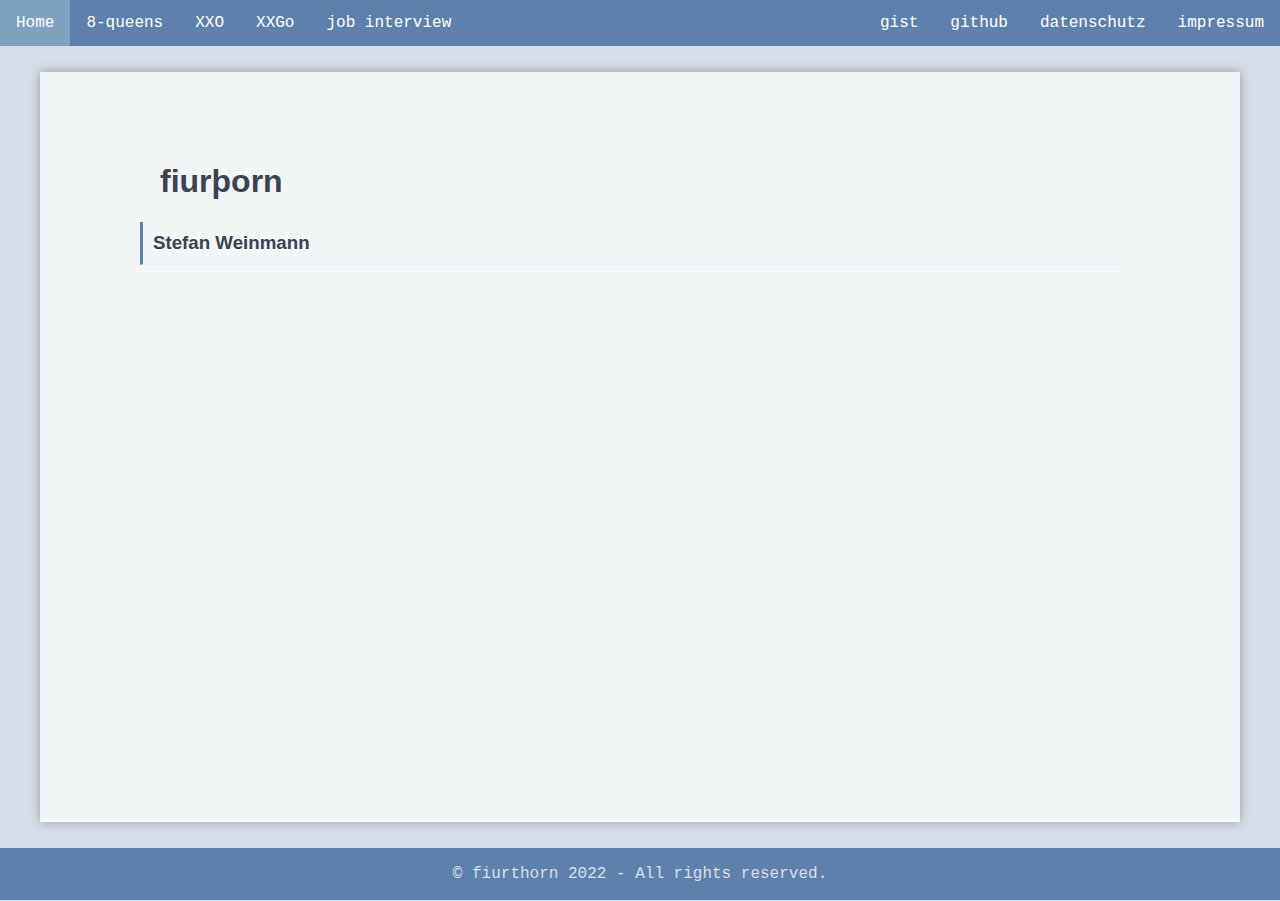
<file: index.html>
<html>

<head>
    <meta name="viewport" content="width=device-width,initial-scale=1,maximum-scale=1">
    <link rel="stylesheet" href="css/stylesheet.css" type="text/css">
    <title>home | fiurthorn</title>
    <link rel="icon" type="image/png" href="appicon.png">
</head>

<body>

    <ul class="topnav">
        <input type="checkbox" id="hamburg">
        <label for="hamburg" class="hamburg">
            <span class="line"></span>
            <span class="line"></span>
            <span class="line"></span>
        </label>
        <li><a class="active" href="index.html">Home</a></li>
        <li><a href="8-queens.html">8-queens</a></li>
        <li><a href="xxo.html">XXO</a></li>
        <li><a href="xxgo.html">XXGo</a></li>
        <li><a href="jobInterview.html">job interview</a></li>
        <li class="right"><a href="impressum.html">impressum</a></li>
        <li class="right"><a href="data_protection.html">datenschutz</a></li>
        <li class="right"><a target="_blank" href="https://github.com/fiurthorn">github</a></li>
        <li class="right"><a target="_blank" href="https://gist.github.com/fiurthorn">gist</a></li>
    </ul>

    <div class="letter">

        <section>
            <h1 class="blog-title">fiurþorn</h1>
            <h3>Stefan Weinmann</h3>
        </section>

    </div>

    <footer>
        <p>&copy; fiurthorn 2022 &dash; All rights reserved.</p>
    </footer>
</body>

</html>
</file>
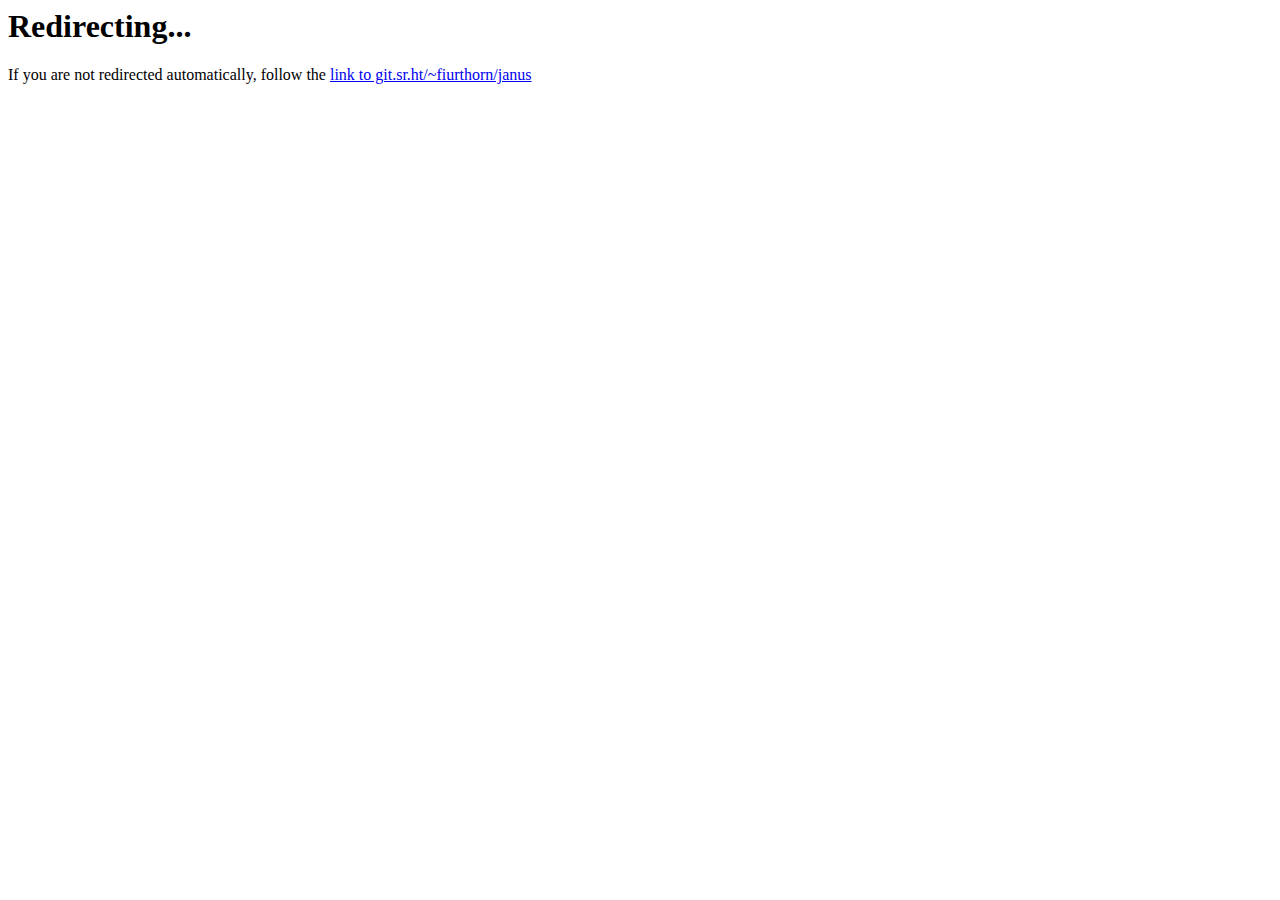
<file: janus/index.html>
<html>

<head>

    <meta name="go-import" content="fiurthorn.de/janus git https://git.sr.ht/~fiurthorn/janus">
    <meta http-equiv="refresh" content="-1; URL=https://git.sr.ht/~fiurthorn/janus/">

</head>

<body>

    <h1>Redirecting...</h1>
    <p>If you are not redirected automatically, follow the <a href='https://git.sr.ht/~fiurthorn/janus/'>link to
            git.sr.ht/~fiurthorn/janus</a></p>

</html>
</file>
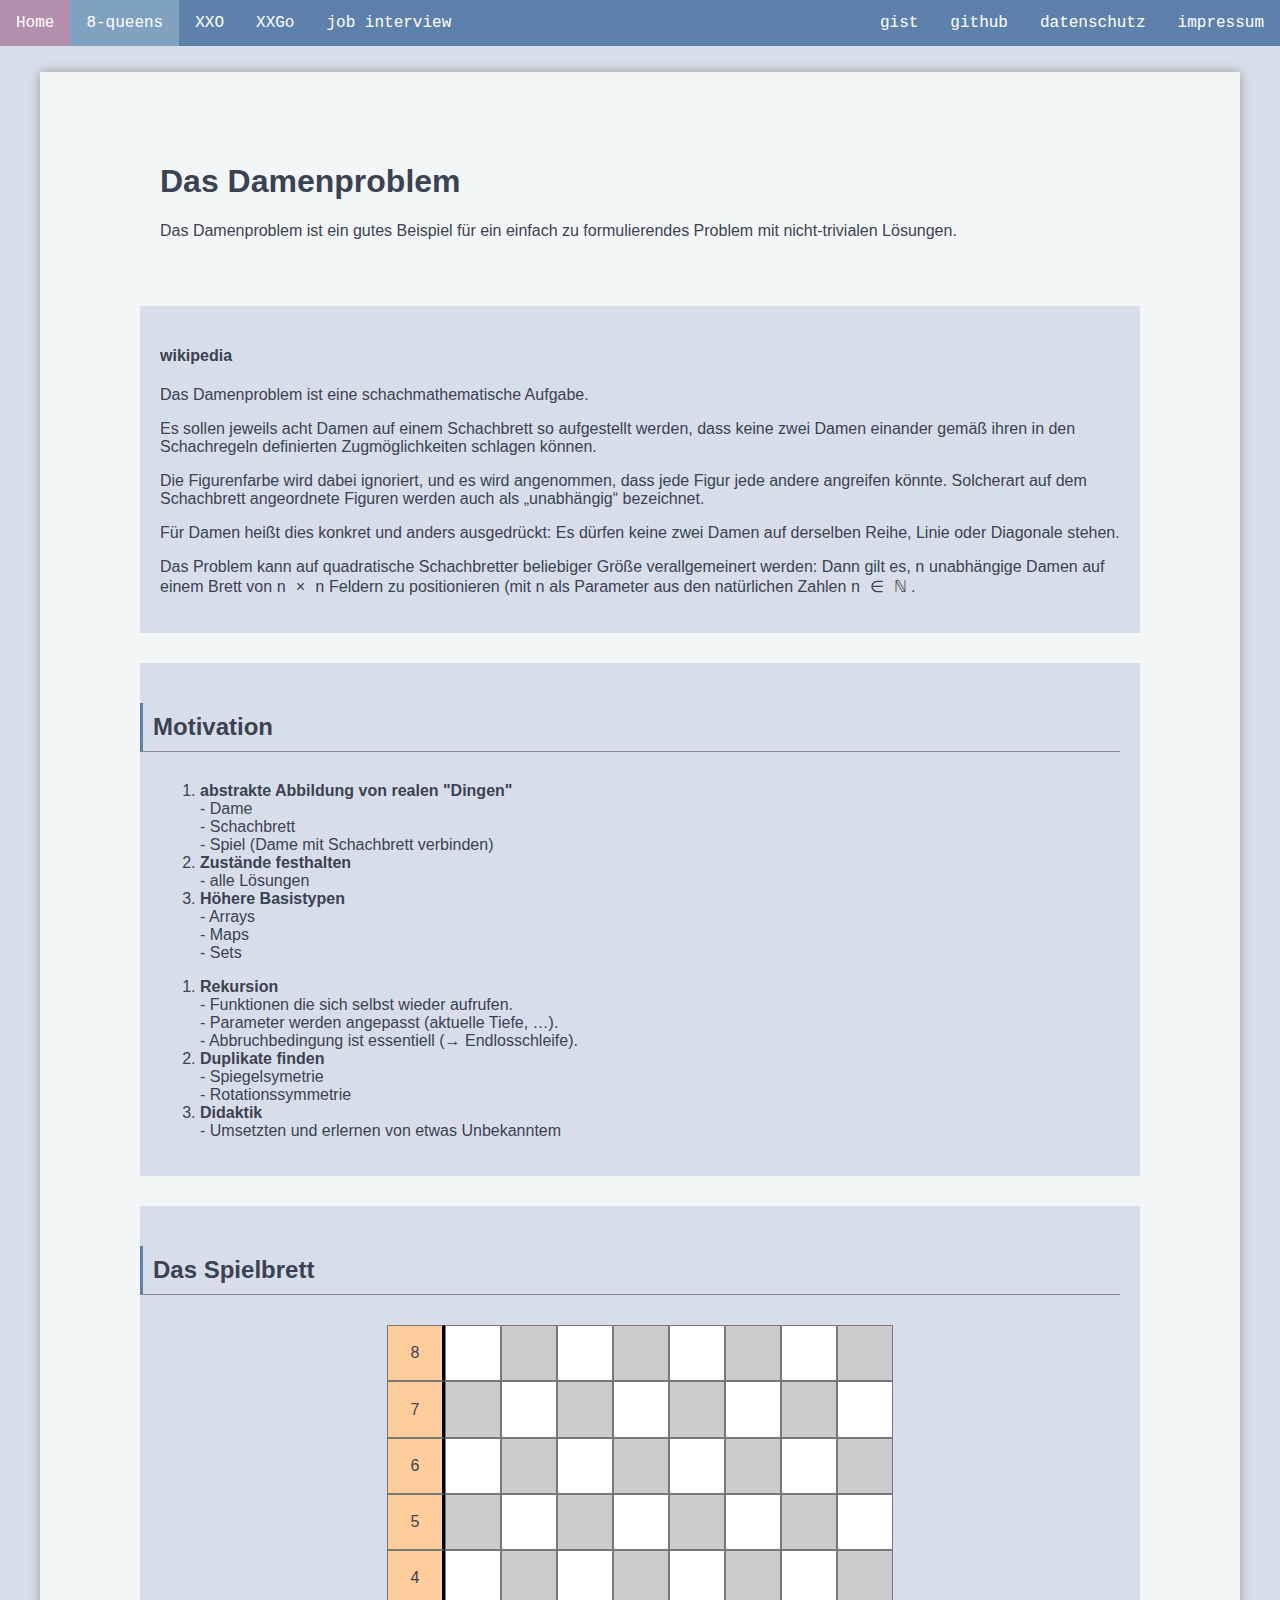
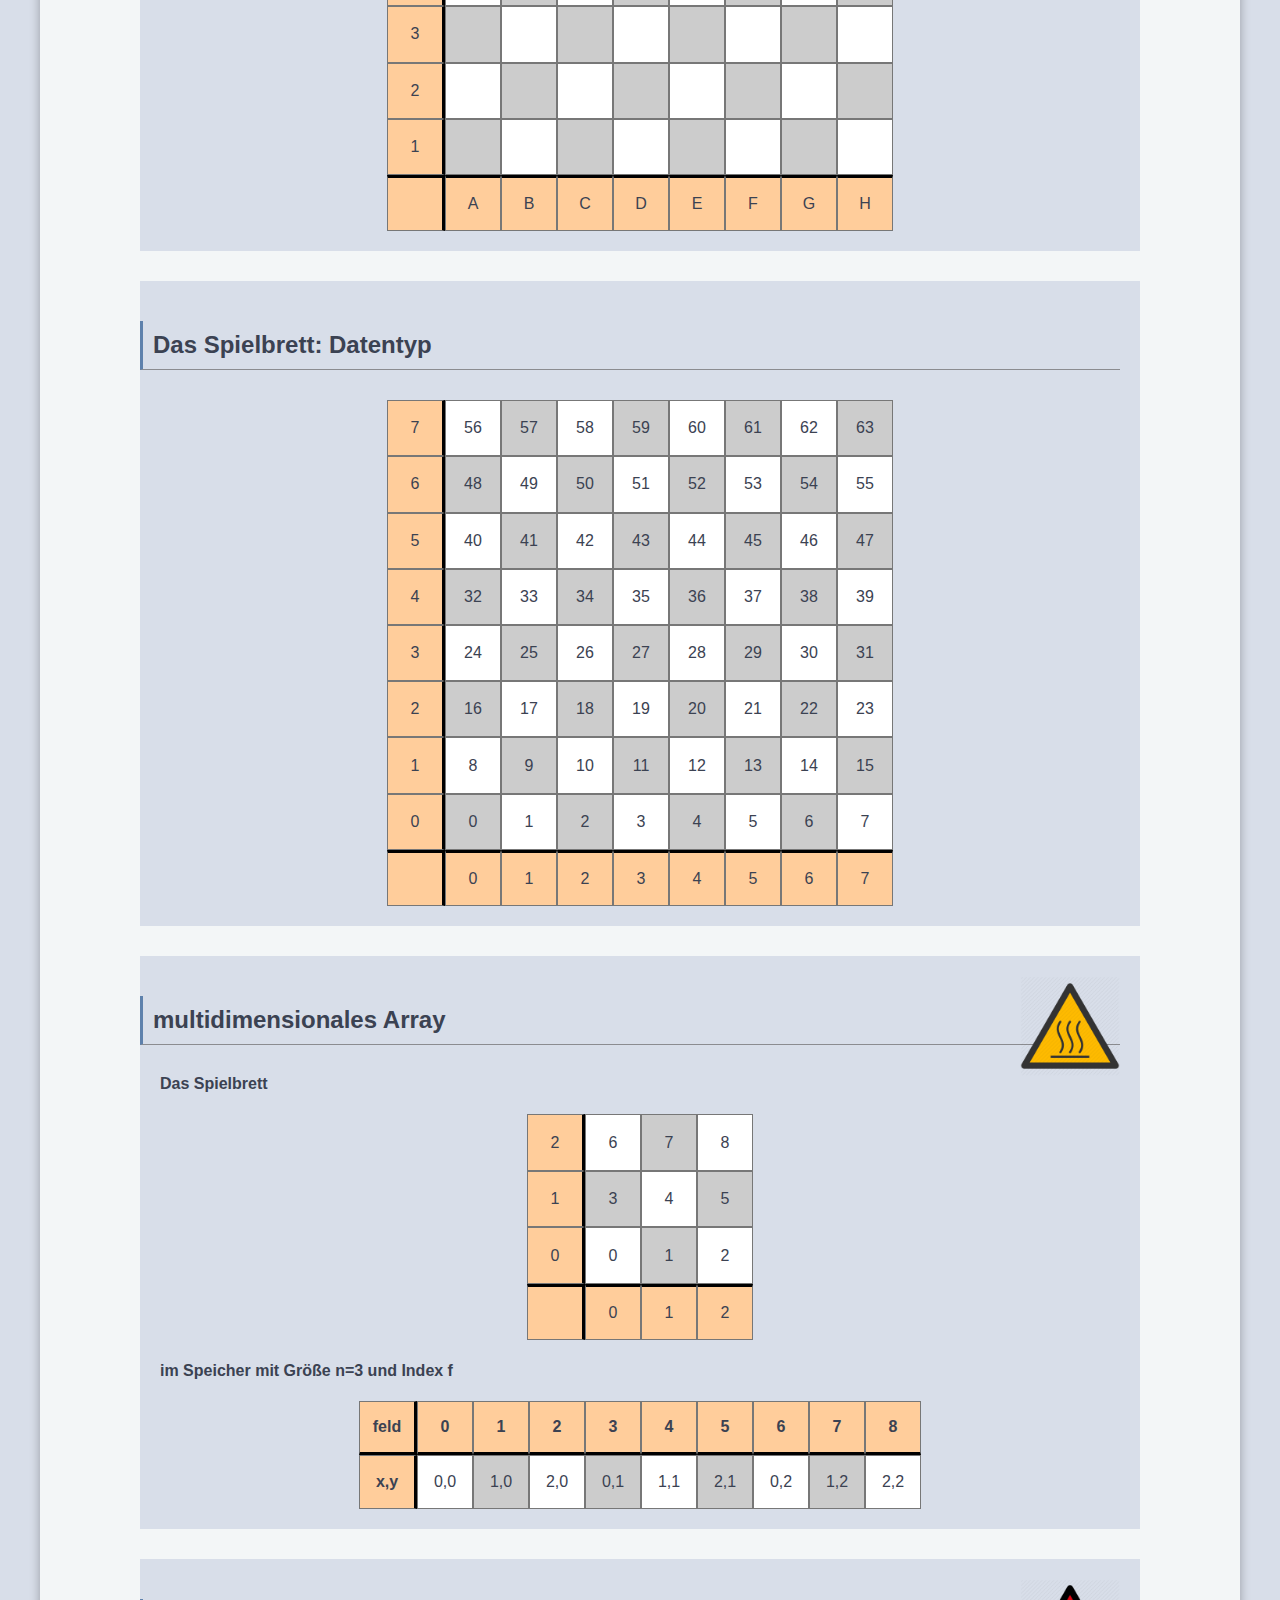
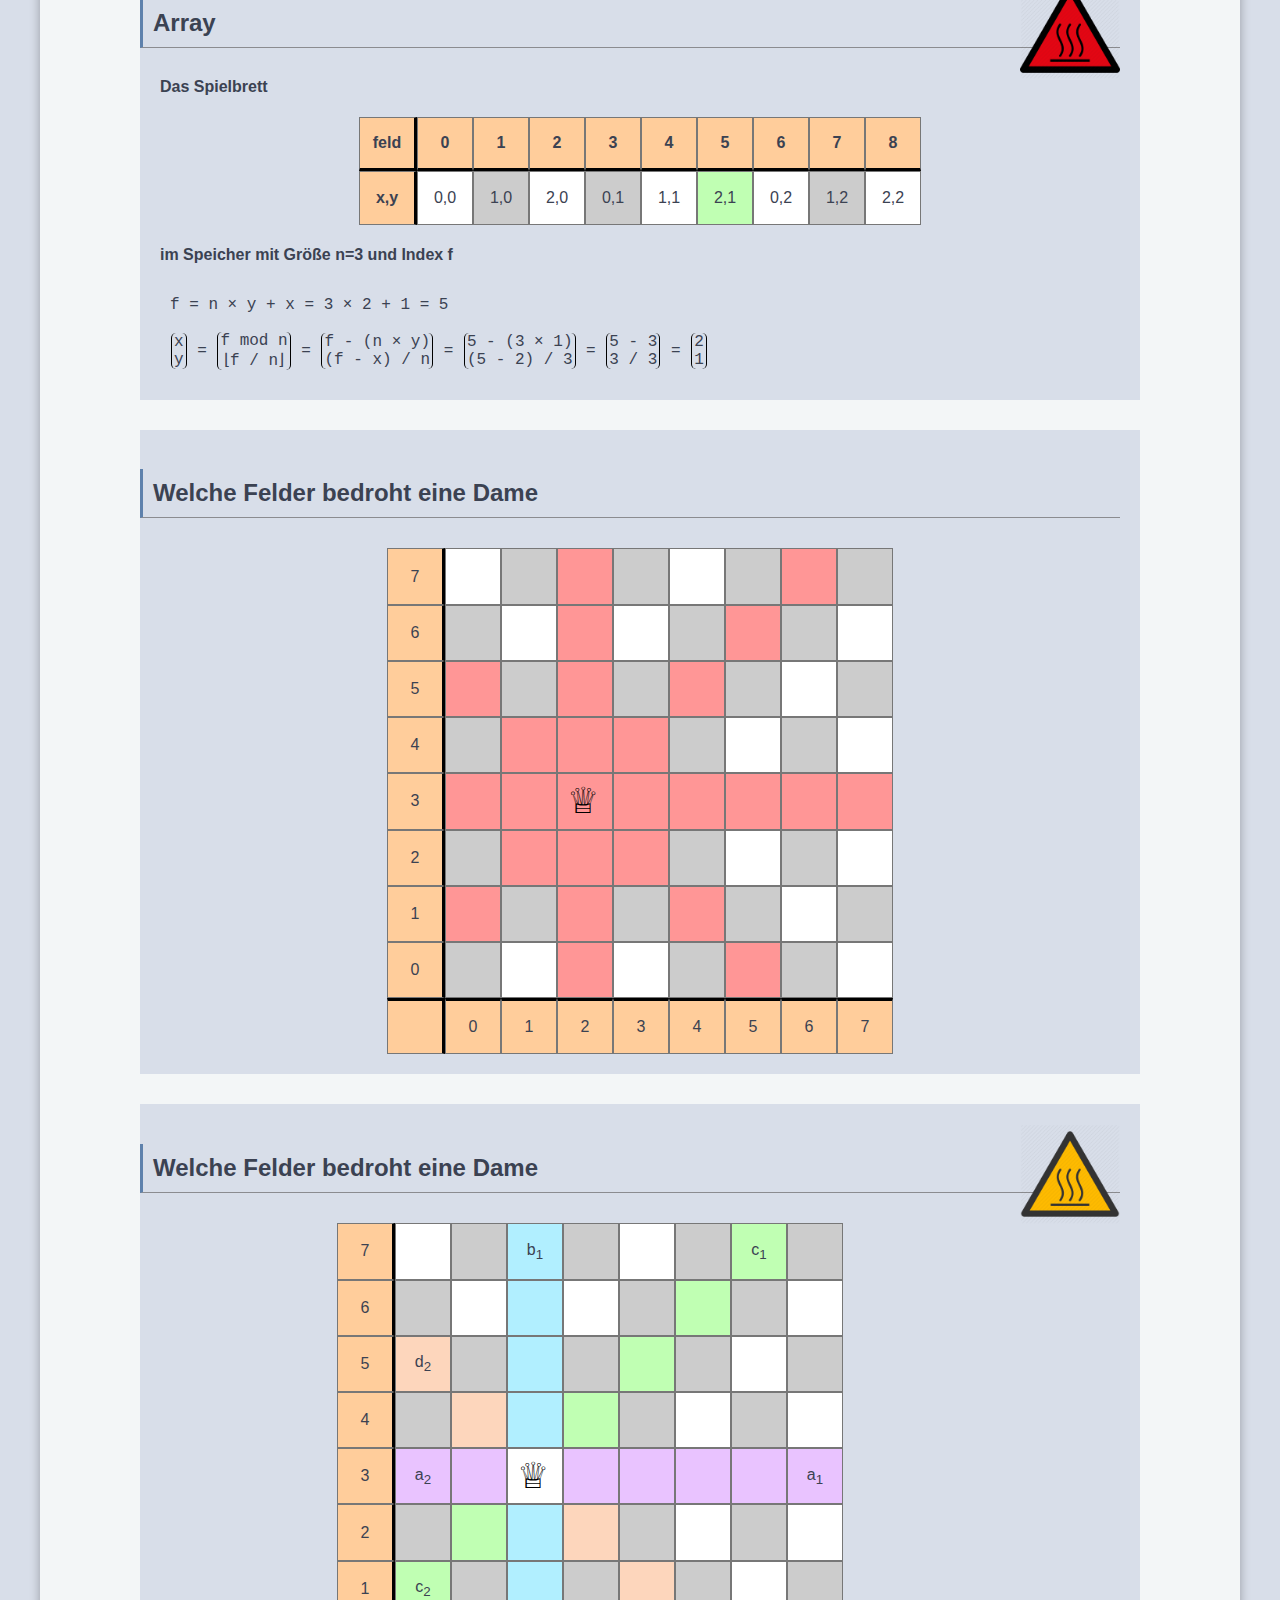
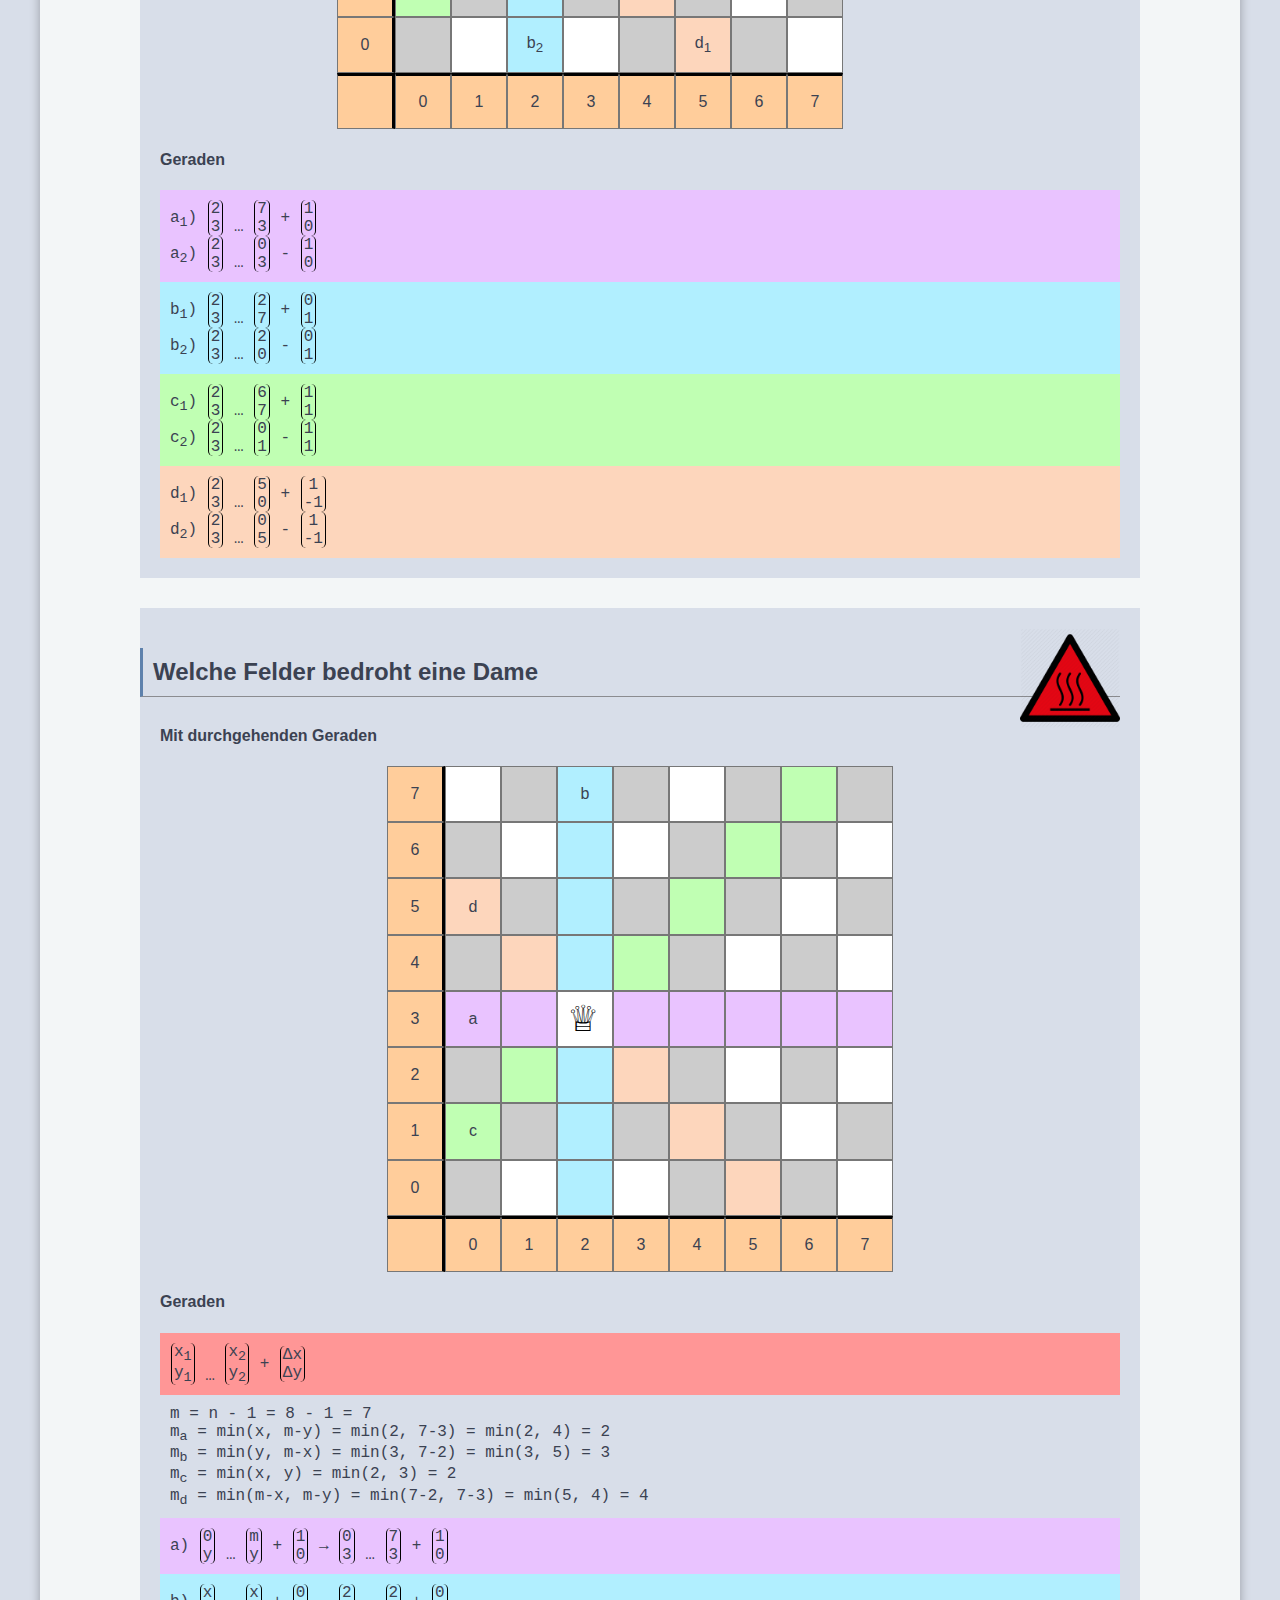
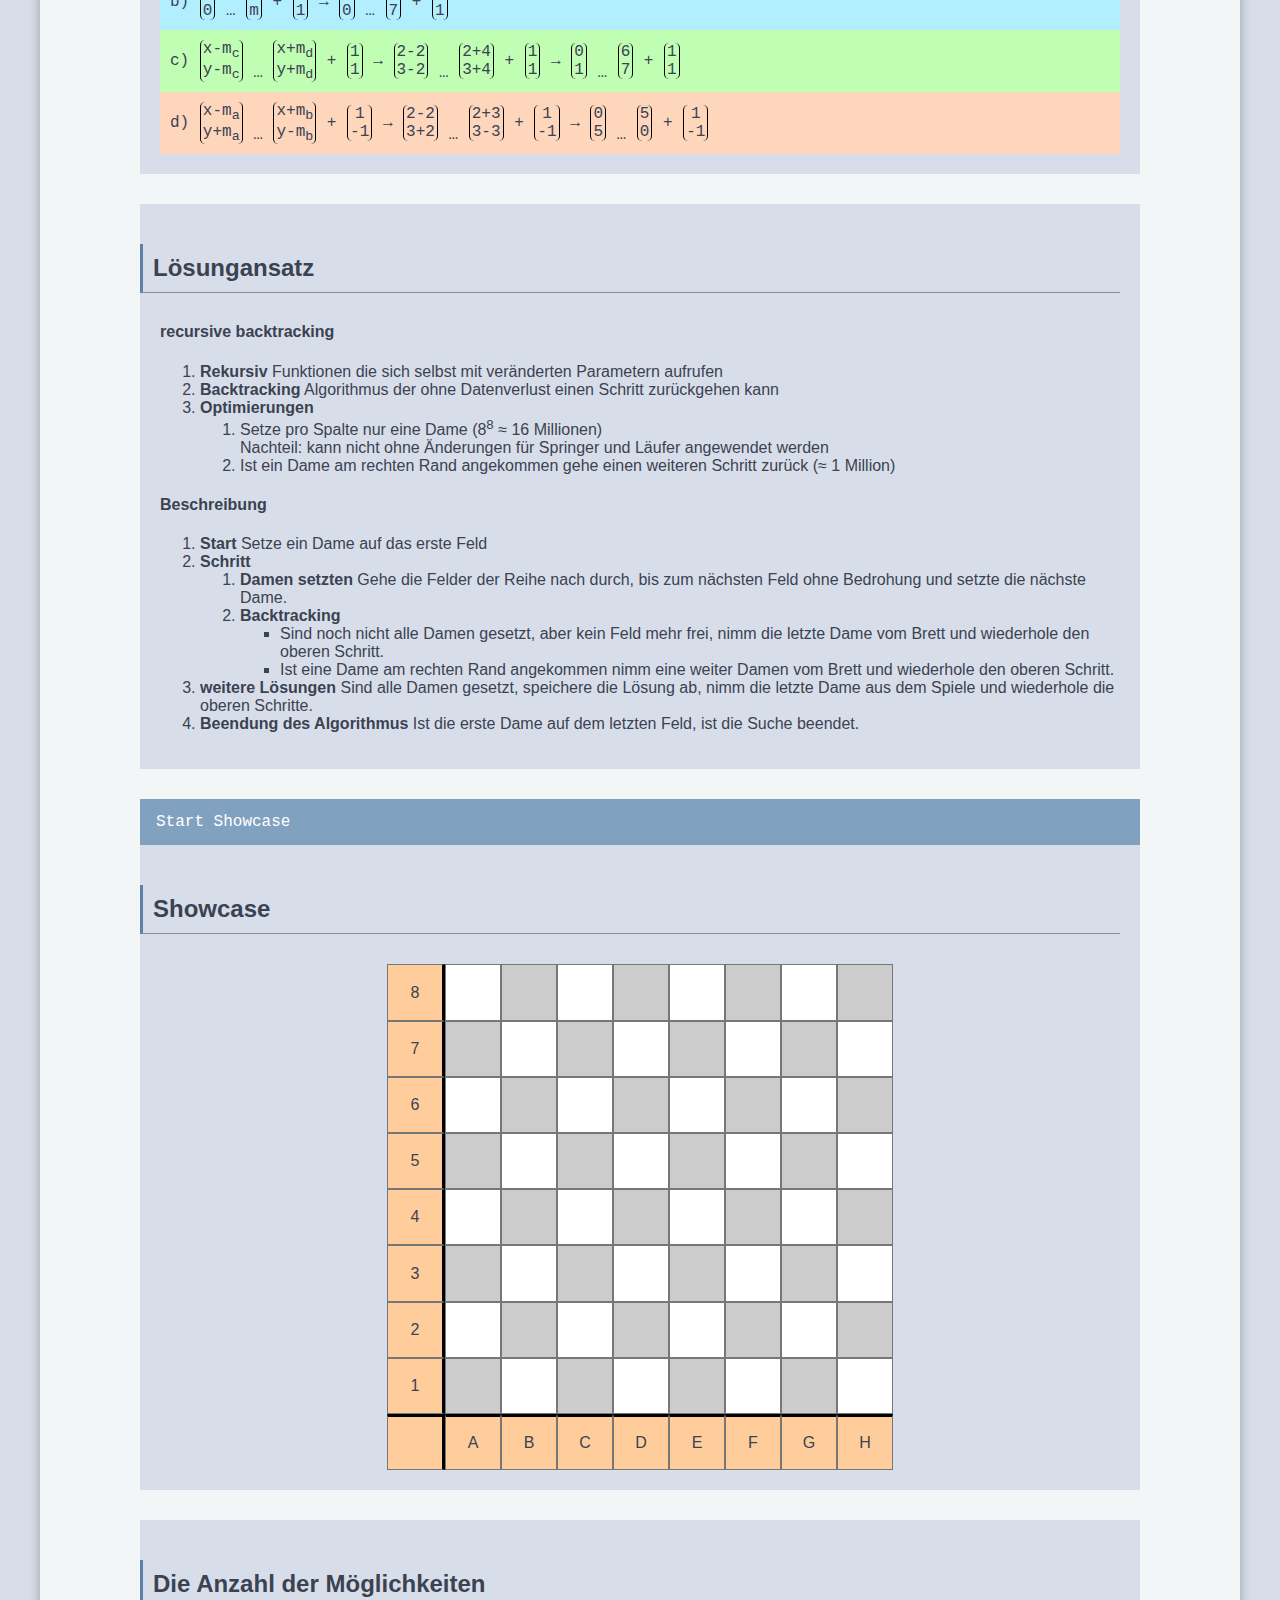
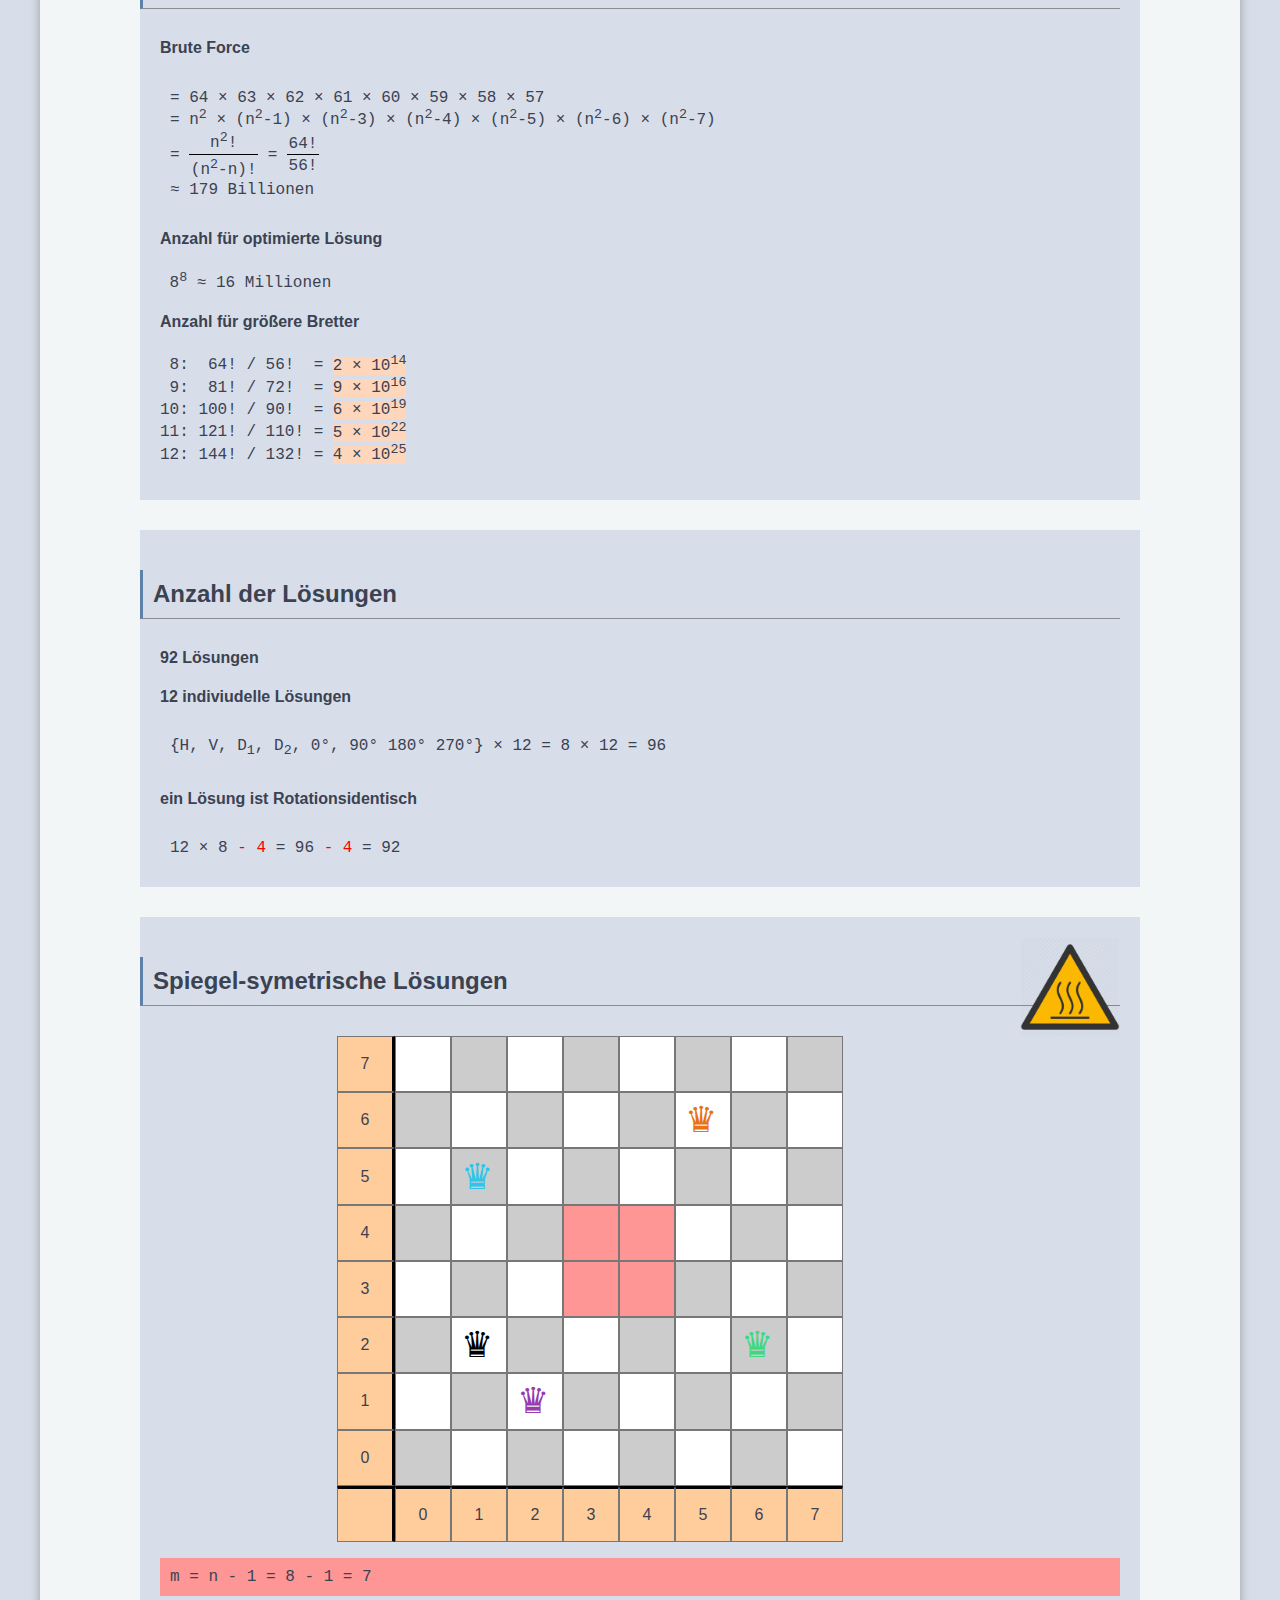
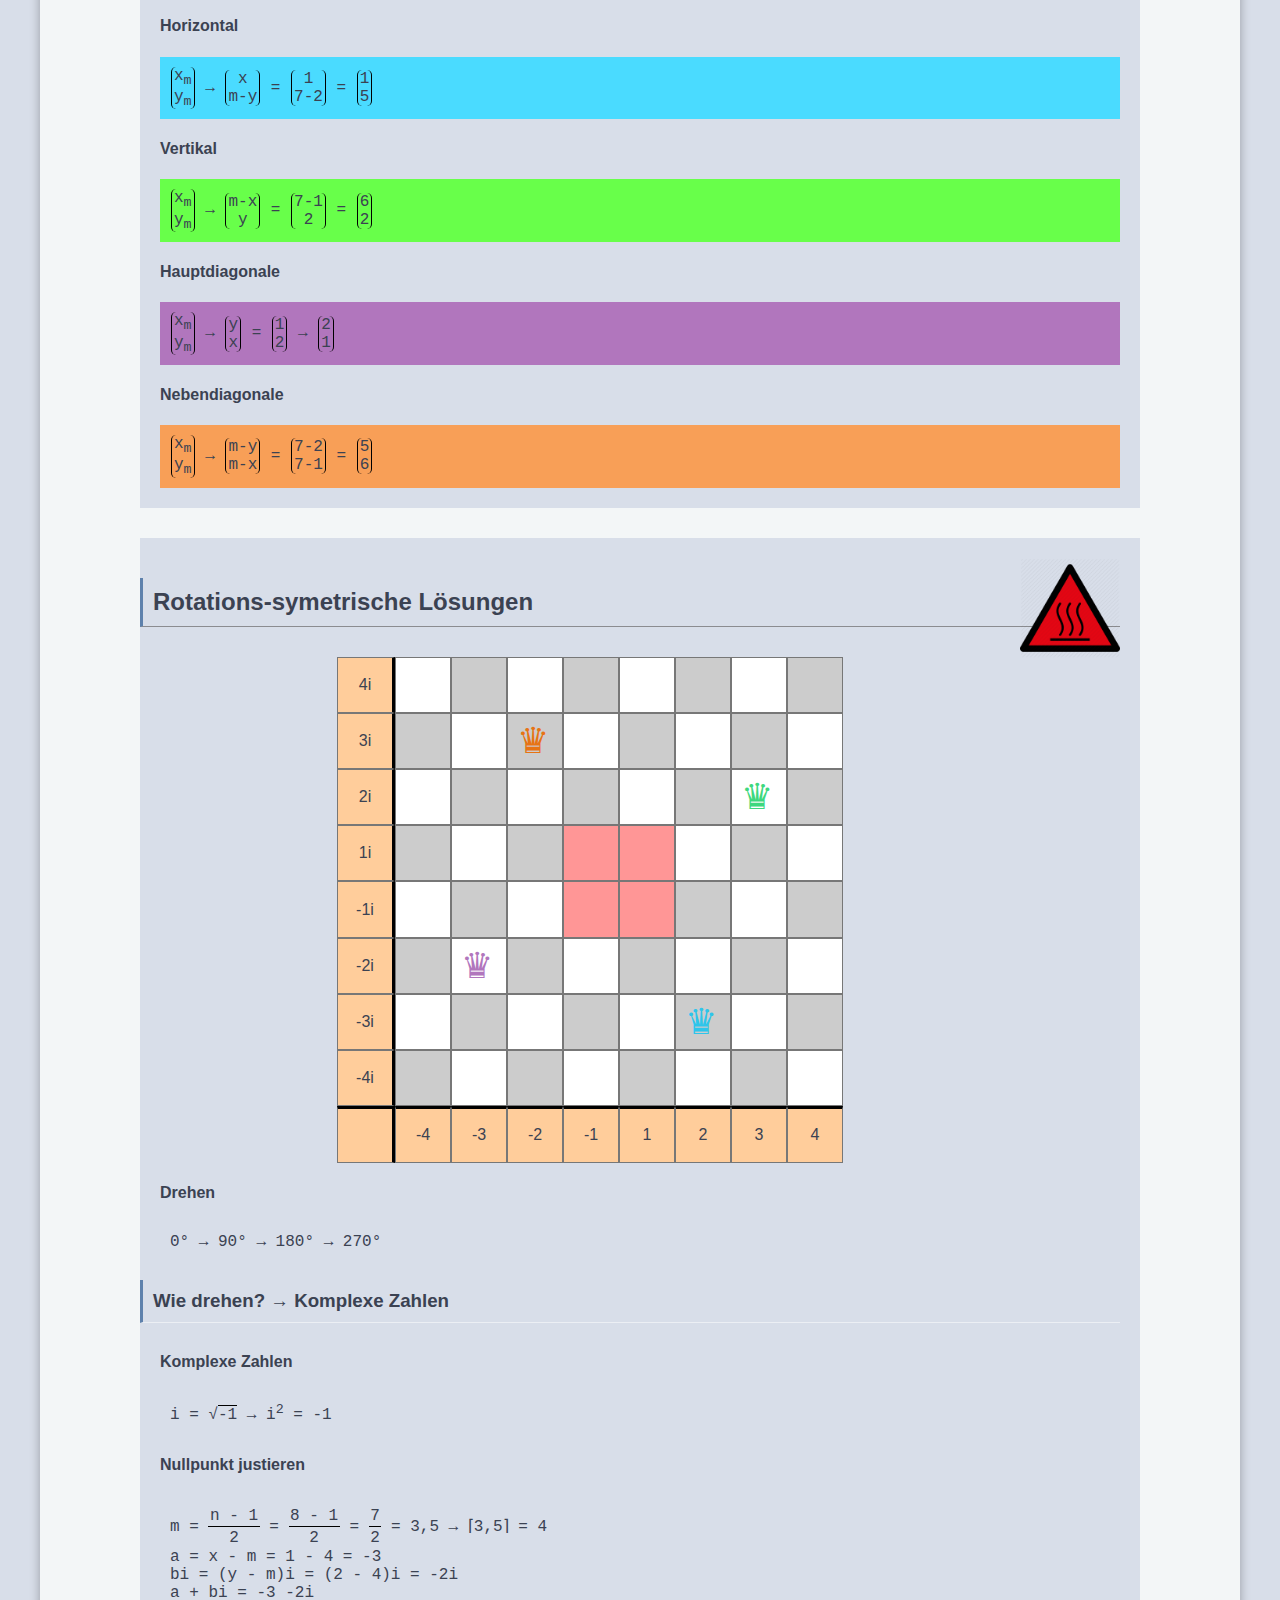
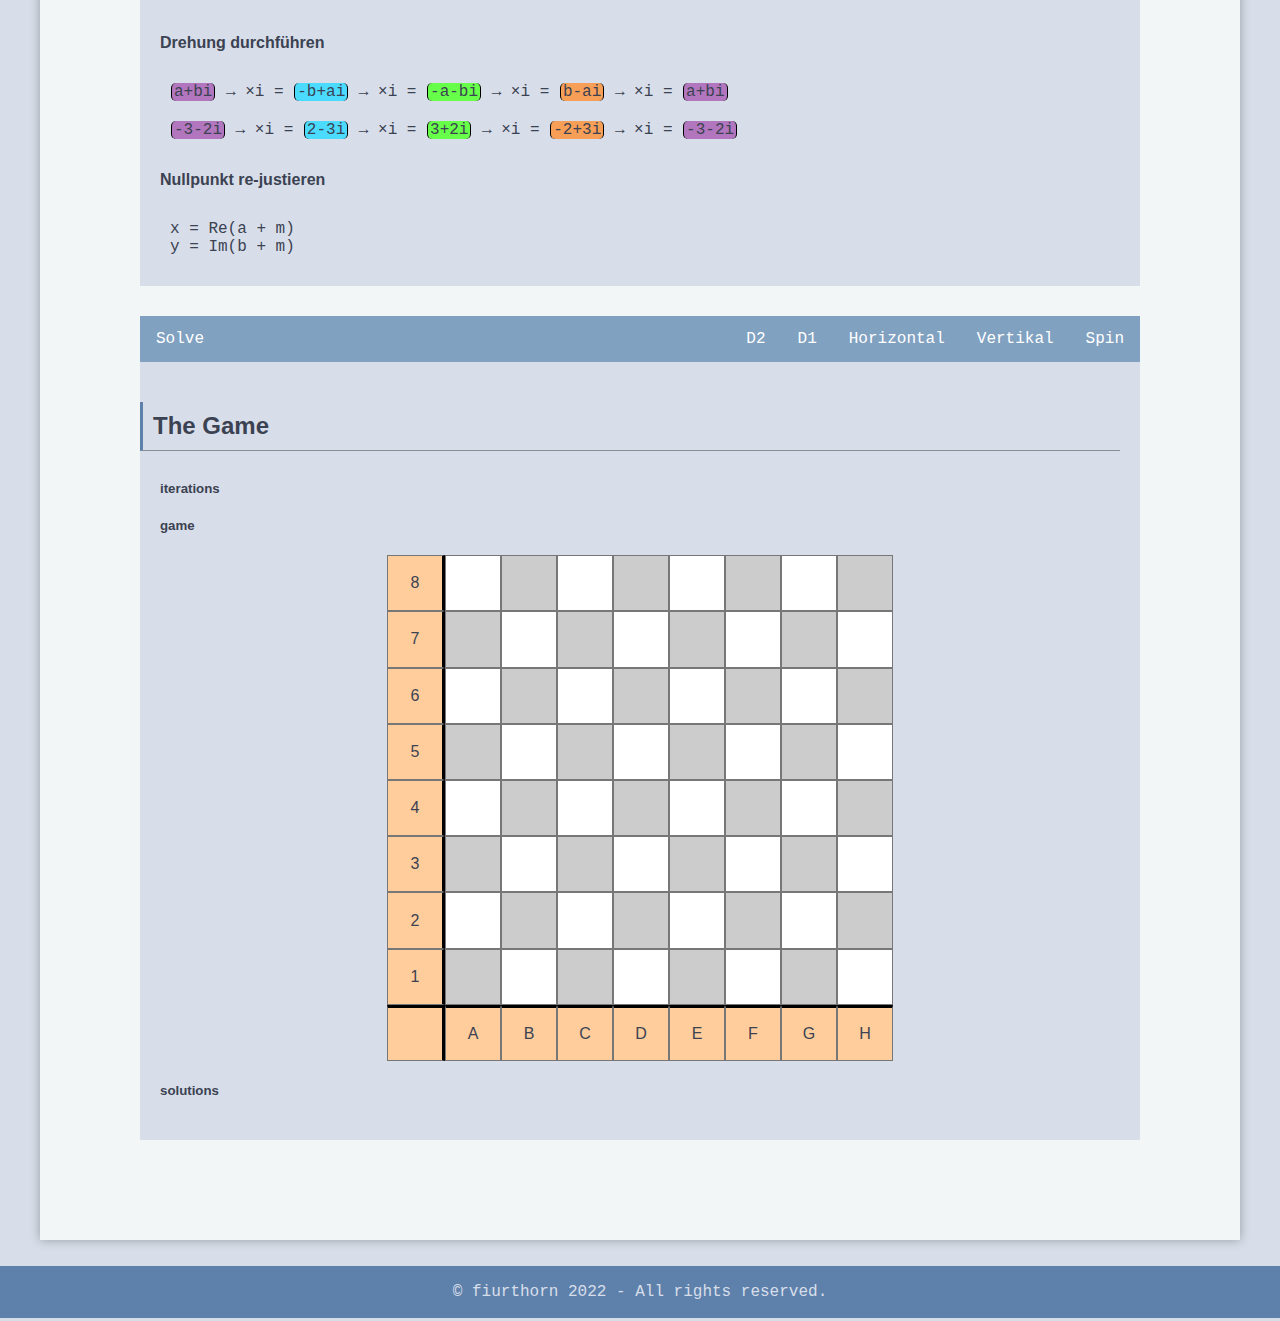
<file: 8-queens.html>
<html>

<head>
    <meta name="viewport" content="width=device-width,initial-scale=1,maximum-scale=1">

    <script src="js/math.js"></script>
    <!-- <script id="MathJax-script" async src="https://cdn.jsdelivr.net/npm/mathjax@3/es5/tex-mml-chtml.js"></script> -->

    <link rel="stylesheet" href="css/stylesheet.css" type="text/css">
    <link rel="stylesheet" href="css/8-queens.css" type="text/css">

    <title>8-queens | fiurthorn</title>
    <link rel="icon" type="image/png" href="appicon.png">
</head>

<body>

    <ul class="topnav">
        <input type="checkbox" id="hamburg">
        <label for="hamburg" class="hamburg">
            <span class="line"></span>
            <span class="line"></span>
            <span class="line"></span>
        </label>
        <li><a href="index.html">Home</a></li>
        <li><a class="active" href="8-queens.html">8-queens</a></li>
        <li><a href="xxo.html">XXO</a></li>
        <li><a href="xxgo.html">XXGo</a></li>
        <li><a href="jobInterview.html">job interview</a></li>
        <li class="right"><a href="impressum.html">impressum</a></li>
        <li class="right"><a href="data_protection.html">datenschutz</a></li>
        <li class="right"><a target="_blank" href="https://github.com/fiurthorn">github</a></li>
        <li class="right"><a target="_blank" href="https://gist.github.com/fiurthorn">gist</a></li>
    </ul>

    <div class="letter">
        <section>
            <h1 class="blog-title">Das Damenproblem</h1>

            <p>Das Damenproblem ist ein gutes Beispiel für ein einfach zu formulierendes Problem mit
                nicht-trivialen Lösungen.
            </p>
        </section>

        <section id="section-2">
            <h4>wikipedia</h4>

            <p>Das Damenproblem ist eine schachmathematische Aufgabe.</p>
            <p>Es sollen jeweils acht
                Damen auf einem Schachbrett so aufgestellt werden, dass keine zwei Damen einander gemäß
                ihren in den Schachregeln definierten Zugmöglichkeiten schlagen können.
            </p>
            <p>Die Figurenfarbe
                wird dabei ignoriert, und es wird angenommen, dass jede Figur jede andere angreifen
                könnte. Solcherart auf dem Schachbrett angeordnete Figuren werden auch als „unabhängig“
                bezeichnet.</p>
            <p>Für Damen heißt dies konkret und anders ausgedrückt: Es dürfen keine zwei
                Damen auf derselben Reihe, Linie oder Diagonale
                stehen.</p>
            <p>Das Problem kann auf quadratische Schachbretter beliebiger Größe
                verallgemeinert werden: Dann gilt es, <code>n</code> unabhängige Damen auf einem Brett von
                <code>n &times; n</code> Feldern zu positionieren (mit <code>n</code> als Parameter aus den natürlichen
                Zahlen <code>n &#x2208; &#x2115;</code> .
            </p>
        </section>

        <section id="section-3">
            <h2>Motivation</h2>

            <ol class="flexblock specs">
                <li>
                    <strong>abstrakte Abbildung von realen "Dingen"</strong><br>
                    - Dame<br>
                    - Schachbrett<br>
                    - Spiel (Dame mit Schachbrett verbinden)
                </li>
                <li><strong>Zustände festhalten</strong><br>- alle Lösungen</li>
                <li><strong>Höhere Basistypen</strong><br>
                    - Arrays<br>
                    - Maps<br>
                    - Sets</li>
            </ol>

            <ol class="flexblock specs">
                <li><strong>Rekursion</strong><br>
                    - Funktionen die sich selbst wieder aufrufen.<br />
                    - Parameter werden angepasst (aktuelle Tiefe, &#x2026;).<br />
                    - Abbruchbedingung ist essentiell (&rarr; Endlosschleife).</br />
                </li>
                <li><strong>Duplikate finden</strong><br>
                    - Spiegelsymetrie<br>
                    - Rotationssymmetrie</li>
                <li><strong>Didaktik</strong><br>- Umsetzten und erlernen von etwas Unbekanntem</li>
            </ol>
        </section>

        <section id="section-4">
            <h2>Das Spielbrett</h2>

            <table class="chess_board" cellpadding="0" cellspacing="0">
                <tr>
                    <td>8</td>
                    <td id="A8"></td>
                    <td id="B8"></td>
                    <td id="C8"></td>
                    <td id="D8"></td>
                    <td id="E8"></td>
                    <td id="F8"></td>
                    <td id="G8"></td>
                    <td id="H8"></td>
                </tr>
                <tr>
                    <td>7</td>
                    <td id="A7"></td>
                    <td id="B7"></td>
                    <td id="C7"></td>
                    <td id="D7"></td>
                    <td id="E7"></td>
                    <td id="F7"></td>
                    <td id="G7"></td>
                    <td id="H7"></td>
                </tr>
                <tr>
                    <td>6</td>
                    <td id="A6"></td>
                    <td id="B6"></td>
                    <td id="C6"></td>
                    <td id="D6"></td>
                    <td id="E6"></td>
                    <td id="F6"></td>
                    <td id="G6"></td>
                    <td id="H6"></td>
                </tr>
                <tr>
                    <td>5</td>
                    <td id="A5"></td>
                    <td id="B5"></td>
                    <td id="C5"></td>
                    <td id="D5"></td>
                    <td id="E5"></td>
                    <td id="F5"></td>
                    <td id="G5"></td>
                    <td id="H5"></td>
                </tr>
                <tr>
                    <td>4</td>
                    <td id="A4"></td>
                    <td id="B4"></td>
                    <td id="C4"></td>
                    <td id="D4"></td>
                    <td id="E4"></td>
                    <td id="F4"></td>
                    <td id="G4"></td>
                    <td id="H4"></td>
                </tr>
                <tr>
                    <td>3</td>
                    <td id="A3"></td>
                    <td id="B3"></td>
                    <td id="C3"></td>
                    <td id="D3"></td>
                    <td id="E3"></td>
                    <td id="F3"></td>
                    <td id="G3"></td>
                    <td id="H4"></td>
                </tr>
                <tr>
                    <td>2</td>
                    <td id="A2"></td>
                    <td id="B2"></td>
                    <td id="C2"></td>
                    <td id="D2"></td>
                    <td id="E2"></td>
                    <td id="F2"></td>
                    <td id="G2"></td>
                    <td id="H2"></td>
                </tr>
                <tr>
                    <td>1</td>
                    <td id="A1"></td>
                    <td id="B1"></td>
                    <td id="C1"></td>
                    <td id="D1"></td>
                    <td id="E1"></td>
                    <td id="F1"></td>
                    <td id="G1"></td>
                    <td id="H1"></td>
                </tr>
                <tr>
                    <td></td>
                    <td>A</td>
                    <td>B</td>
                    <td>C</td>
                    <td>D</td>
                    <td>E</td>
                    <td>F</td>
                    <td>G</td>
                    <td>H</td>
                </tr>
            </table>
        </section>

        <section id="section-5">
            <h2>Das Spielbrett: Datentyp</h2>

            <table class="chess_board" class="array" cellpadding="0" cellspacing="0">
                <tr>
                    <td>7</td>
                    <td id="A8">56</td>
                    <td id="B8">57</td>
                    <td id="C8">58</td>
                    <td id="D8">59</td>
                    <td id="E8">60</td>
                    <td id="F8">61</td>
                    <td id="G8">62</td>
                    <td id="H8">63</td>
                </tr>
                <tr>
                    <td>6</td>
                    <td id="A7">48</td>
                    <td id="B7">49</td>
                    <td id="C7">50</td>
                    <td id="D7">51</td>
                    <td id="E7">52</td>
                    <td id="F7">53</td>
                    <td id="G7">54</td>
                    <td id="H7">55</td>
                </tr>
                <tr>
                    <td>5</td>
                    <td id="A6">40</td>
                    <td id="B6">41</td>
                    <td id="C6">42</td>
                    <td id="D6">43</td>
                    <td id="E6">44</td>
                    <td id="F6">45</td>
                    <td id="G6">46</td>
                    <td id="H6">47</td>
                </tr>
                <tr>
                    <td>4</td>
                    <td id="A5">32</td>
                    <td id="B5">33</td>
                    <td id="C5">34</td>
                    <td id="D5">35</td>
                    <td id="E5">36</td>
                    <td id="F5">37</td>
                    <td id="G5">38</td>
                    <td id="H5">39</td>
                </tr>
                <tr>
                    <td>3</td>
                    <td id="A4">24</td>
                    <td id="B4">25</td>
                    <td id="C4">26</td>
                    <td id="D4">27</td>
                    <td id="E4">28</td>
                    <td id="F4">29</td>
                    <td id="G4">30</td>
                    <td id="H4">31</td>
                </tr>
                <tr>
                    <td>2</td>
                    <td id="A3">16</td>
                    <td id="B3">17</td>
                    <td id="C3">18</td>
                    <td id="D3">19</td>
                    <td id="E3">20</td>
                    <td id="F3">21</td>
                    <td id="G3">22</td>
                    <td id="H4">23</td>
                </tr>
                <tr>
                    <td>1</td>
                    <td id="A2">8</td>
                    <td id="B2">9</td>
                    <td id="C2">10</td>
                    <td id="D2">11</td>
                    <td id="E2">12</td>
                    <td id="F2">13</td>
                    <td id="G2">14</td>
                    <td id="H2">15</td>
                </tr>
                <tr>
                    <td>0</td>
                    <td id="A1">0</td>
                    <td id="B1">1</td>
                    <td id="C1">2</td>
                    <td id="D1">3</td>
                    <td id="E1">4</td>
                    <td id="F1">5</td>
                    <td id="G1">6</td>
                    <td id="H1">7</td>
                </tr>
                <tr>
                    <td></td>
                    <td>0</td>
                    <td>1</td>
                    <td>2</td>
                    <td>3</td>
                    <td>4</td>
                    <td>5</td>
                    <td>6</td>
                    <td>7</td>
                </tr>
            </table>
        </section>

        <section id="section-6">
            <img style="float:right; height:100px" src="images/hot1.png">
            <h2>multidimensionales Array</h2>

            <h4>Das Spielbrett</h4>
            <table class="chess_board" class="array" cellpadding="0" cellspacing="0">
                <tr>
                    <td>2</td>
                    <td id="A3">6</td>
                    <td id="B3">7</td>
                    <td id="C3">8</td>
                </tr>
                <tr>
                    <td>1</td>
                    <td id="A2">3</td>
                    <td id="B2">4</td>
                    <td id="C2">5</td>
                </tr>
                <tr>
                    <td>0</td>
                    <td id="A1">0</td>
                    <td id="B1">1</td>
                    <td id="C1">2</td>
                </tr>
                <tr>
                    <td></td>
                    <td>0</td>
                    <td>1</td>
                    <td>2</td>
                </tr>
            </table>

            <h4>im Speicher mit Größe n=3 und Index f</h4>
            <table class="arrayTable">
                <tr>
                    <th>feld</th>
                    <th>0</th>
                    <th>1</th>
                    <th>2</th>
                    <th>3</th>
                    <th>4</th>
                    <th>5</th>
                    <th>6</th>
                    <th>7</th>
                    <th>8</th>
                </tr>
                <tr>
                    <th>x,y</th>
                    <td>0,0</td>
                    <td>1,0</td>
                    <td>2,0</td>
                    <td>0,1</td>
                    <td>1,1</td>
                    <td>2,1</td>
                    <td>0,2</td>
                    <td>1,2</td>
                    <td>2,2</td>
                </tr>
            </table>
        </section>

        <section id="section-7">
            <img style="float:right; height:100px" src="images/hot2.png">
            <h2>Array</h2>

            <h4>Das Spielbrett</h4>
            <table class="arrayTable">
                <tr>
                    <th>feld</th>
                    <th>0</th>
                    <th>1</th>
                    <th>2</th>
                    <th>3</th>
                    <th>4</th>
                    <th>5</th>
                    <th>6</th>
                    <th>7</th>
                    <th>8</th>
                </tr>
                <tr>
                    <th>x,y</th>
                    <td>0,0</td>
                    <td>1,0</td>
                    <td>2,0</td>
                    <td>0,1</td>
                    <td>1,1</td>
                    <td class="danger-c">2,1</td>
                    <td>0,2</td>
                    <td>1,2</td>
                    <td>2,2</td>
                </tr>
            </table>

            <h4>im Speicher mit Größe n=3 und Index f</h4>
            <div class="formular">
                f = n &times; y + x = 3 &times; 2 + 1 = 5

                <br>
                <br>

                <div class="vector">
                    <div>x</div>
                    <div>y</div>
                </div> =

                <div class="vector">
                    <div>f mod n</div>
                    <div>&#x230A;f / n&#x230B;</div>
                </div> =

                <div class="vector">
                    <div>f - (n &times; y)</div>
                    <div>(f - x) / n</div>
                </div> =

                <div class="vector">
                    <div>5 - (3 &times; 1)</div>
                    <div>(5 - 2) / 3</div>
                </div> =

                <div class="vector">
                    <div>5 - 3</div>
                    <div>3 / 3</div>
                </div> =

                <div class="vector">
                    <div>2</div>
                    <div>1</div>
                </div>
            </div>
        </section>

        <section id="section-8">
            <h2>Welche Felder bedroht eine Dame</h2>

            <table class="chess_board" cellpadding="0" cellspacing="0">
                <tr>
                    <td>7</td>
                    <td id="A8"></td>
                    <td id="B8"></td>
                    <td id="C8" class="danger"></td>
                    <td id="D8"></td>
                    <td id="E8"></td>
                    <td id="F8"></td>
                    <td id="G8" class="danger"></td>
                    <td id="H8"></td>
                </tr>
                <tr>
                    <td>6</td>
                    <td id="A7"></td>
                    <td id="B7"></td>
                    <td id="C7" class="danger"></td>
                    <td id="D7"></td>
                    <td id="E7"></td>
                    <td id="F7" class="danger"></td>
                    <td id="G7"></td>
                    <td id="H7"></td>
                </tr>
                <tr>
                    <td>5</td>
                    <td id="A6" class="danger"></td>
                    <td id="B6"></td>
                    <td id="C6" class="danger"></td>
                    <td id="D6"></td>
                    <td id="E6" class="danger"></td>
                    <td id="F6"></td>
                    <td id="G6"></td>
                    <td id="H6"></td>
                </tr>
                <tr>
                    <td>4</td>
                    <td id="A5"></td>
                    <td id="B5" class="danger"></td>
                    <td id="C5" class="danger"></td>
                    <td id="D5" class="danger"></td>
                    <td id="E5"></td>
                    <td id="F5"></td>
                    <td id="G5"></td>
                    <td id="H5"></td>
                </tr>
                <tr>
                    <td>3</td>
                    <td id="A4" class="danger"></td>
                    <td id="B4" class="danger"></td>
                    <td id="C4" class="danger"><span class="queen black">&#x2655;</span></td>
                    <td id="D4" class="danger"></td>
                    <td id="E4" class="danger"></td>
                    <td id="F4" class="danger"></td>
                    <td id="G4" class="danger"></td>
                    <td id="H4" class="danger"></td>
                </tr>
                <tr>
                    <td>2</td>
                    <td id="A3"></td>
                    <td id="B3" class="danger"></td>
                    <td id="C3" class="danger"></td>
                    <td id="D3" class="danger"></td>
                    <td id="E3"></td>
                    <td id="F3"></td>
                    <td id="G3"></td>
                    <td id="H4"></td>
                </tr>
                <tr>
                    <td>1</td>
                    <td id="A2" class="danger"></td>
                    <td id="B2"></td>
                    <td id="C2" class="danger"></td>
                    <td id="D2"></td>
                    <td id="E2" class="danger"></td>
                    <td id="F2"></td>
                    <td id="G2"></td>
                    <td id="H2"></td>
                </tr>
                <tr>
                    <td>0</td>
                    <td id="A1"></td>
                    <td id="B1"></td>
                    <td id="C1" class="danger"></td>
                    <td id="D1"></td>
                    <td id="E1"></td>
                    <td id="F1" class="danger"></td>
                    <td id="G1"></td>
                    <td id="H1"></td>
                </tr>
                <tr>
                    <td></td>
                    <td>0</td>
                    <td>1</td>
                    <td>2</td>
                    <td>3</td>
                    <td>4</td>
                    <td>5</td>
                    <td>6</td>
                    <td>7</td>
                </tr>
            </table>
        </section>

        <section id="section-9">
            <img style="float:right; height:100px" src="images/hot1.png">
            <h2>Welche Felder bedroht eine Dame</h2>

            <table class="chess_board" cellpadding="0" cellspacing="0">
                <tr>
                    <td>7</td>
                    <td id="A8"></td>
                    <td id="B8"></td>
                    <td id="C8" class="danger-b">b<sub>1</sub></td>
                    <td id="D8"></td>
                    <td id="E8"></td>
                    <td id="F8"></td>
                    <td id="G8" class="danger-c">c<sub>1</sub></td>
                    <td id="H8"></td>
                </tr>
                <tr>
                    <td>6</td>
                    <td id="A7"></td>
                    <td id="B7"></td>
                    <td id="C7" class="danger-b"></td>
                    <td id="D7"></td>
                    <td id="E7"></td>
                    <td id="F7" class="danger-c"></td>
                    <td id="G7"></td>
                    <td id="H7"></td>
                </tr>
                <tr>
                    <td>5</td>
                    <td id="A6" class="danger-d">d<sub>2</sub></td>
                    <td id="B6"></td>
                    <td id="C6" class="danger-b"></td>
                    <td id="D6"></td>
                    <td id="E6" class="danger-c"></td>
                    <td id="F6"></td>
                    <td id="G6"></td>
                    <td id="H6"></td>
                </tr>
                <tr>
                    <td>4</td>
                    <td id="A5"></td>
                    <td id="B5" class="danger-d"></td>
                    <td id="C5" class="danger-b"></td>
                    <td id="D5" class="danger-c"></td>
                    <td id="E5"></td>
                    <td id="F5"></td>
                    <td id="G5"></td>
                    <td id="H5"></td>
                </tr>
                <tr>
                    <td>3</td>
                    <td id="A4" class="danger-a">a<sub>2</sub></td>
                    <td id="B4" class="danger-a"></td>
                    <td id="C4" class=""><span class="queen black">&#x2655;</span></td>
                    <td id="D4" class="danger-a"></td>
                    <td id="E4" class="danger-a"></td>
                    <td id="F4" class="danger-a"></td>
                    <td id="G4" class="danger-a"></td>
                    <td id="H4" class="danger-a">a<sub>1</sub></td>
                </tr>
                <tr>
                    <td>2</td>
                    <td id="A3"></td>
                    <td id="B3" class="danger-c"></td>
                    <td id="C3" class="danger-b"></td>
                    <td id="D3" class="danger-d"></td>
                    <td id="E3"></td>
                    <td id="F3"></td>
                    <td id="G3"></td>
                    <td id="H4"></td>
                </tr>
                <tr>
                    <td>1</td>
                    <td id="A2" class="danger-c">c<sub>2</sub></td>
                    <td id="B2"></td>
                    <td id="C2" class="danger-b"></td>
                    <td id="D2"></td>
                    <td id="E2" class="danger-d"></td>
                    <td id="F2"></td>
                    <td id="G2"></td>
                    <td id="H2"></td>
                </tr>
                <tr>
                    <td>0</td>
                    <td id="A1"></td>
                    <td id="B1"></td>
                    <td id="C1" class="danger-b">b<sub>2</sub></td>
                    <td id="D1"></td>
                    <td id="E1"></td>
                    <td id="F1" class="danger-d">d<sub>1</sub></td>
                    <td id="G1"></td>
                    <td id="H1"></td>
                </tr>
                <tr>
                    <td></td>
                    <td>0</td>
                    <td>1</td>
                    <td>2</td>
                    <td>3</td>
                    <td>4</td>
                    <td>5</td>
                    <td>6</td>
                    <td>7</td>
                </tr>
            </table>

            <h4>Geraden</h4>

            <div class="formular danger-a">

                <code>a<sub>1</sub>) </code>
                <div class="vector">
                    <div>2</div>
                    <div>3</div>
                </div>
                <span style="vertical-align: bottom;">&#x2026;</span>
                <div class="vector">
                    <div>7</div>
                    <div>3</div>
                </div> + <div class="vector">
                    <div>1</div>
                    <div>0</div>
                </div>
                <br>
                <div>
                    <code>a<sub>2</sub>)</code>
                    <div class="vector">
                        <div>2</div>
                        <div>3</div>
                    </div>
                    <span style="vertical-align: bottom;">&#x2026;</span>
                    <div class="vector">
                        <div>0</div>
                        <div>3</div>
                    </div> - <div class="vector">
                        <div>1</div>
                        <div>0</div>
                    </div>
                </div>
            </div>

            <div class="formular danger-b">

                <code>b<sub>1</sub>) </code>
                <div class="vector">
                    <div>2</div>
                    <div>3</div>
                </div>
                <span style="vertical-align: bottom;">&#x2026;</span>
                <div class="vector">
                    <div>2</div>
                    <div>7</div>
                </div> + <div class="vector">
                    <div>0</div>
                    <div>1</div>
                </div>
                <br>
                <div>
                    <code>b<sub>2</sub>)</code>
                    <div class="vector">
                        <div>2</div>
                        <div>3</div>
                    </div>
                    <span style="vertical-align: bottom;">&#x2026;</span>
                    <div class="vector">
                        <div>2</div>
                        <div>0</div>
                    </div> - <div class="vector">
                        <div>0</div>
                        <div>1</div>
                    </div>
                </div>

            </div>

            <div class="formular danger-c">

                <code>c<sub>1</sub>) </code>
                <div class="vector">
                    <div>2</div>
                    <div>3</div>
                </div>
                <span style="vertical-align: bottom;">&#x2026;</span>
                <div class="vector">
                    <div>6</div>
                    <div>7</div>
                </div> + <div class="vector">
                    <div>1</div>
                    <div>1</div>
                </div>
                <br>
                <div>
                    <code>c<sub>2</sub>)</code>
                    <div class="vector">
                        <div>2</div>
                        <div>3</div>
                    </div>
                    <span style="vertical-align: bottom;">&#x2026;</span>
                    <div class="vector">
                        <div>0</div>
                        <div>1</div>
                    </div> - <div class="vector">
                        <div>1</div>
                        <div>1</div>
                    </div>
                </div>

            </div>

            <div class="formular danger-d">
                <code>d<sub>1</sub>) </code>
                <div class="vector">
                    <div>2</div>
                    <div>3</div>
                </div>
                <span style="vertical-align: bottom;">&#x2026;</span>
                <div class="vector">
                    <div>5</div>
                    <div>0</div>
                </div> + <div class="vector">
                    <div>1</div>
                    <div>-1</div>
                </div>
                <br>
                <div>
                    <code>d<sub>2</sub>)</code>
                    <div class="vector">
                        <div>2</div>
                        <div>3</div>
                    </div>
                    <span style="vertical-align: bottom;">&#x2026;</span>
                    <div class="vector">
                        <div>0</div>
                        <div>5</div>
                    </div> - <div class="vector">
                        <div>1</div>
                        <div>-1</div>
                    </div>
                </div>

            </div>
        </section>

        <section id="section-10">
            <img style="float:right; height:100px" src="images/hot2.png">
            <h2>Welche Felder bedroht eine Dame</h2>
            <h4>Mit durchgehenden Geraden</h4>

            <table class="chess_board" cellpadding="0" cellspacing="0">
                <tr>
                    <td>7</td>
                    <td id="A8"></td>
                    <td id="B8"></td>
                    <td id="C8" class="danger-b">b</td>
                    <td id="D8"></td>
                    <td id="E8"></td>
                    <td id="F8"></td>
                    <td id="G8" class="danger-c"></td>
                    <td id="H8"></td>
                </tr>
                <tr>
                    <td>6</td>
                    <td id="A7"></td>
                    <td id="B7"></td>
                    <td id="C7" class="danger-b"></td>
                    <td id="D7"></td>
                    <td id="E7"></td>
                    <td id="F7" class="danger-c"></td>
                    <td id="G7"></td>
                    <td id="H7"></td>
                </tr>
                <tr>
                    <td>5</td>
                    <td id="A6" class="danger-d">d</td>
                    <td id="B6"></td>
                    <td id="C6" class="danger-b"></td>
                    <td id="D6"></td>
                    <td id="E6" class="danger-c"></td>
                    <td id="F6"></td>
                    <td id="G6"></td>
                    <td id="H6"></td>
                </tr>
                <tr>
                    <td>4</td>
                    <td id="A5"></td>
                    <td id="B5" class="danger-d"></td>
                    <td id="C5" class="danger-b"></td>
                    <td id="D5" class="danger-c"></td>
                    <td id="E5"></td>
                    <td id="F5"></td>
                    <td id="G5"></td>
                    <td id="H5"></td>
                </tr>
                <tr>
                    <td>3</td>
                    <td id="A4" class="danger-a">a</td>
                    <td id="B4" class="danger-a"></td>
                    <td id="C4" class=""><span class="queen black">&#x2655;</span></td>
                    <td id="D4" class="danger-a"></td>
                    <td id="E4" class="danger-a"></td>
                    <td id="F4" class="danger-a"></td>
                    <td id="G4" class="danger-a"></td>
                    <td id="H4" class="danger-a"></td>
                </tr>
                <tr>
                    <td>2</td>
                    <td id="A3"></td>
                    <td id="B3" class="danger-c"></td>
                    <td id="C3" class="danger-b"></td>
                    <td id="D3" class="danger-d"></td>
                    <td id="E3"></td>
                    <td id="F3"></td>
                    <td id="G3"></td>
                    <td id="H4"></td>
                </tr>
                <tr>
                    <td>1</td>
                    <td id="A2" class="danger-c">c</td>
                    <td id="B2"></td>
                    <td id="C2" class="danger-b"></td>
                    <td id="D2"></td>
                    <td id="E2" class="danger-d"></td>
                    <td id="F2"></td>
                    <td id="G2"></td>
                    <td id="H2"></td>
                </tr>
                <tr>
                    <td>0</td>
                    <td id="A1"></td>
                    <td id="B1"></td>
                    <td id="C1" class="danger-b"></td>
                    <td id="D1"></td>
                    <td id="E1"></td>
                    <td id="F1" class="danger-d"></td>
                    <td id="G1"></td>
                    <td id="H1"></td>
                </tr>
                <tr>
                    <td></td>
                    <td>0</td>
                    <td>1</td>
                    <td>2</td>
                    <td>3</td>
                    <td>4</td>
                    <td>5</td>
                    <td>6</td>
                    <td>7</td>
                </tr>
            </table>

            <h4>Geraden</h4>

            <div class="danger formular">

                <div class="vector">
                    <div>x<sub>1</sub></div>
                    <div>y<sub>1</sub></div>
                </div>
                <span style="vertical-align: bottom;">&#x2026;</span>
                <div class="vector">
                    <div>x<sub>2</sub></div>
                    <div>y<sub>2</sub></div>
                </div> + <div class="vector">
                    <div>&Delta;x</div>
                    <div>&Delta;y</div>
                </div>

            </div>

            <div class="formular">
                m = n - 1 = 8 - 1 = 7<br>
                m<sub>a</sub> = min(x, m-y) = min(2, 7-3) = min(2, 4) = 2<br>
                m<sub>b</sub> = min(y, m-x) = min(3, 7-2) = min(3, 5) = 3<br>
                m<sub>c</sub> = min(x, y) = min(2, 3) = 2<br>
                m<sub>d</sub> = min(m-x, m-y) = min(7-2, 7-3) = min(5, 4) = 4<br>
            </div>

            <div class="formular danger-a">
                <code>a) </code>
                <div class="vector">
                    <div> 0 </div>
                    <div> y </div>
                </div>
                <span style="vertical-align: bottom;">&#x2026;</span>
                <div class="vector">
                    <div>m</div>
                    <div>y</div>
                </div> + <div class="vector">
                    <div>1</div>
                    <div>0</div>
                </div> &rarr; <div class="vector">
                    <div> 0 </div>
                    <div> 3 </div>
                </div>
                <span style="vertical-align: bottom;">&#x2026;</span>
                <div class="vector">
                    <div>7</div>
                    <div>3</div>
                </div> + <div class="vector">
                    <div>1</div>
                    <div>0</div>
                </div>

            </div>

            <div class="formular danger-b">

                <code>b) </code>
                <div class="vector">
                    <div>x</div>
                    <div>0</div>
                </div>
                <span style="vertical-align: bottom;">&#x2026;</span>
                <div class="vector">
                    <div>x</div>
                    <div>m</div>
                </div> + <div class="vector">
                    <div>0</div>
                    <div>1</div>
                </div> &rarr; <div class="vector">
                    <div>2</div>
                    <div>0</div>
                </div>
                <span style="vertical-align: bottom;">&#x2026;</span>
                <div class="vector">
                    <div>2</div>
                    <div>7</div>
                </div> + <div class="vector">
                    <div>0</div>
                    <div>1</div>
                </div>

            </div>

            <div class="formular danger-c">

                <code>c) </code>
                <div class="vector">
                    <div>x-m<sub>c</sub></div>
                    <div>y-m<sub>c</sub></div>
                </div>
                <span style="vertical-align: bottom;">&#x2026;</span>
                <div class="vector">
                    <div>x+m<sub>d</sub></div>
                    <div>y+m<sub>d</sub></div>
                </div> + <div class="vector">
                    <div>1</div>
                    <div>1</div>
                </div> &rarr; <div class="vector">
                    <div>2-2</div>
                    <div>3-2</div>
                </div>
                <span style="vertical-align: bottom;">&#x2026;</span>
                <div class="vector">
                    <div>2+4</div>
                    <div>3+4</div>
                </div> + <div class="vector">
                    <div>1</div>
                    <div>1</div>
                </div> &rarr; <div class="vector">
                    <div>0</div>
                    <div>1</div>
                </div>
                <span style="vertical-align: bottom;">&#x2026;</span>
                <div class="vector">
                    <div>6</div>
                    <div>7</div>
                </div> + <div class="vector">
                    <div>1</div>
                    <div>1</div>
                </div>

            </div>

            <div class="formular danger-d">

                <code>d) </code>
                <div class="vector">
                    <div>x-m<sub>a</sub></div>
                    <div>y+m<sub>a</sub></div>
                </div>
                <span style="vertical-align: bottom;">&#x2026;</span>
                <div class="vector">
                    <div>x+m<sub>b</sub></div>
                    <div>y-m<sub>b</sub></div>
                </div> + <div class="vector">
                    <div>1</div>
                    <div>-1</div>
                </div> &rarr; <div class="vector">
                    <div>2-2</div>
                    <div>3+2</div>
                </div>
                <span style="vertical-align: bottom;">&#x2026;</span>
                <div class="vector">
                    <div>2+3</div>
                    <div>3-3</div>
                </div> + <div class="vector">
                    <div>1</div>
                    <div>-1</div>
                </div> &rarr; <div class="vector">
                    <div>0</div>
                    <div>5</div>
                </div>
                <span style="vertical-align: bottom;">&#x2026;</span>
                <div class="vector">
                    <div>5</div>
                    <div>0</div>
                </div> + <div class="vector">
                    <div>1</div>
                    <div>-1</div>
                </div>

            </div>
        </section>

        <section id="section-11">
            <h2>Lösungansatz</h2>

            <h4>recursive backtracking</h4>

            <ol class="flexblock specs">
                <li><strong>Rekursiv</strong>
                    Funktionen die sich selbst mit veränderten Parametern aufrufen</li>
                <li><strong>Backtracking</strong>
                    Algorithmus der ohne Datenverlust einen Schritt zurückgehen kann</li>
                <li>
                    <strong>Optimierungen</strong>
                    <ol>
                        <li>Setze pro Spalte nur eine Dame (8<sup>8</sup> &#x2248; 16 Millionen)<br>
                            Nachteil: kann nicht ohne Änderungen für Springer und Läufer angewendet
                            werden</li>
                        <li>Ist ein Dame am rechten Rand angekommen gehe einen weiteren Schritt zurück (&#x2248; 1
                            Million)</li>
                    </ol>
                </li>
            </ol>

            <h4>Beschreibung</h4>

            <ol class="flexblock specs">
                <li><strong>Start</strong>
                    Setze ein Dame auf das erste Feld</li>
                <li><strong>Schritt</strong>
                    <ol class="flexblock specs">
                        <li><strong>Damen setzten</strong>
                            Gehe die Felder der Reihe nach durch, bis zum nächsten Feld ohne
                            Bedrohung
                            und setzte die nächste Dame.</li>
                        <li><strong>Backtracking</strong>
                            <ul>
                                <li>Sind noch nicht alle Damen gesetzt, aber kein Feld mehr frei, nimm
                                    die letzte Dame vom Brett und wiederhole den oberen Schritt.</li>
                                <li>Ist eine Dame am rechten Rand angekommen nimm
                                    eine weiter Damen vom Brett und wiederhole den oberen Schritt.</li>
                            </ul>
                        </li>
                    </ol>
                </li>
                <li><strong>weitere Lösungen</strong>
                    Sind alle Damen gesetzt, speichere die Lösung ab, nimm die letzte Dame aus
                    dem
                    Spiele und wiederhole die oberen Schritte.
                </li>
                <li><strong>Beendung des Algorithmus</strong>
                    Ist die erste Dame auf dem letzten Feld, ist die Suche beendet.
                </li>
            </ol>

        </section>

        <script>
            var style = document.createElement('style');
            document.head.appendChild(style);
            var styleSheet = style.sheet;
        </script>

        <script>
            var inShowcase = false
            function showcase() {
                var section, board, counter, queens

                if (!inShowcase) {
                    inShowcase = true

                    queens = [];
                    counter = 0;
                    section = document.getElementById('showcase')
                    board = section.querySelector(".chess_board")

                    setTimeout(play, 0, 0, "init")
                } else {
                    return
                }

                function play(field, TODO) {
                    counter++

                    function isBusy(x, y) {
                        var i = index(x, y)
                        var td = board.querySelector(i)
                        var content = td.firstChild
                        if (content) {
                            return true
                        }
                        return false
                    }

                    function setQueen(i) {
                        var f = section.querySelector(i)
                        if (!f.firstChild) {
                            f.appendChild(queen(i))
                        }
                    }

                    function resetQueen(i) {
                        var f = section.querySelector(i)
                        if (f.firstChild) { f.removeChild(f.firstChild) }
                    }

                    function queen(i) {
                        var [x, y] = xy(i)
                        var q = document.createElement("span")
                        q.className = "queen black"
                        q.textContent = y % 2 == 0 ? "\u265B" : "\u2655"
                        return q
                    }

                    function danger(x, y) {
                        section.querySelector(index(x, y)).classList.add("danger")
                    }

                    function safety(x, y) {
                        section.querySelector(index(x, y)).classList.remove("danger")
                    }

                    function safetyField(x, y) {
                        for (var line of lines(x, y)) {
                            var [from, till, count] = line
                            for (var x1 = from[0], y1 = from[1], x2 = till[0], y2 = till[1]; check(x1, x2, count[0]) && check(y1, y2, count[1]); x1 += count[0], y1 += count[1]) {
                                if (isBusy(x1, y1)) {
                                    return false
                                }
                            }
                        }
                        return true
                    }

                    function frameQueen(x, y) {
                        for (var line of lines(x, y)) {
                            var [from, till, count] = line
                            for (var x1 = from[0], y1 = from[1], x2 = till[0], y2 = till[1]; check(x1, x2, count[0]) && check(y1, y2, count[1]); x1 += count[0], y1 += count[1]) {
                                danger(x1, y1)
                            }
                        }
                    }

                    function unframeQueen(x, y) {
                        for (var line of lines(x, y)) {
                            var [from, till, count] = line
                            for (var x1 = from[0], y1 = from[1], x2 = till[0], y2 = till[1]; check(x1, x2, count[0]) && check(y1, y2, count[1]); x1 += count[0], y1 += count[1]) {
                                safety(x1, y1)
                            }
                        }
                    }

                    function reframeQueen(x, y, queens) {
                        var save = []
                        for (var line of lines(x, y)) {
                            var [from, till, count] = line
                            for (var x1 = from[0], y1 = from[1], x2 = till[0], y2 = till[1]; check(x1, x2, count[0]) && check(y1, y2, count[1]); x1 += count[0], y1 += count[1]) {
                                save.push(index(x1, y1));
                            }
                        }
                        save = save.sort();

                        var danger = []
                        queens.forEach(([F, X, Y]) => {
                            for (var line of lines(X, Y)) {
                                var [from, till, count] = line
                                for (var x1 = from[0], y1 = from[1], x2 = till[0], y2 = till[1]; check(x1, x2, count[0]) && check(y1, y2, count[1]); x1 += count[0], y1 += count[1]) {
                                    danger.push(index(x1, y1));
                                }
                            }

                        })
                        danger = danger.sort();
                        for (var f of save) {
                            if (danger.indexOf(f) < 0) {
                                safety(...xy(f))
                            }
                        }
                    }

                    function clear() {
                        for (var i = 0; i < 64; i++) {
                            resetQueen(index(i % size, Math.floor(i / size)))
                            safety(i % size, Math.floor(i / size))
                        }
                    }

                    function saftyAll() {
                        for (var i = 0; i < 64; i++) {
                            safety(i % size, Math.floor(i / size))
                        }
                    }

                    function time() {
                        if (counter > 200) {
                            return 20
                        } else if (counter > 40) {
                            return 50
                        } else if (counter > 20) {
                            return 222
                        }
                        return 333
                    }

                    if (TODO === "init") {
                        clear()
                        setTimeout(play, 0, 0)
                    }

                    var x = field % size, y = Math.floor(field / size)
                    if (TODO) {
                        var [kind, next] = TODO

                        switch (kind) {
                            case "SOLVE":
                                saftyAll();
                                inShowcase = false
                                break;
                            case "RESET":
                                resetQueen(index(x, y))
                                if (x == 7) {
                                    setTimeout(play, time(), field, ["BACKTRACK", []])
                                } else {
                                    setTimeout(play, time(), ...next)
                                }
                                break;
                            case "STORE":
                                frameQueen(x, y)
                                queens.push([field, x, y])
                                setTimeout(play, time(), ...next)
                                break;
                            case "BACKTRACK":
                                var [c, x, y] = queens.pop()

                                resetQueen(index(x, y))
                                reframeQueen(x, y, queens)

                                if (x == 7) {
                                    setTimeout(play, time(), field, ["BACKTRACK", []])
                                } else {
                                    setTimeout(play, time() * 5, c + 1)
                                }
                                break;
                        }

                    } else if (queens.length == 8) {
                        setTimeout(play, 1000, 0, ["SOLVE", []])
                    } else if (x < size && y < size) {
                        var isSafety = safetyField(x, y)
                        setQueen(index(x, y))
                        if (isSafety) {
                            setTimeout(play, time(), field, ["STORE", [field + (size - x || 1)]])
                        } else {
                            setTimeout(play, time(), field, ["RESET", [field + 1]])
                        }
                    }

                }
            }
        </script>

        <script>
            var size = 8
            function index(x, y) {
                return '#' + String.fromCharCode(65 + x, 49 + y)
            }

            function xy(i) {
                return [i.charCodeAt(1) - 65, i.charCodeAt(2) - 49]
            }

            function check(a, b, count) {
                if (count < 0) {
                    return a >= b
                } if (count > 0) {
                    return a <= b
                } else {
                    return a == b
                }
            }

            function knight(x, y) {
                return [
                    [+2, +1],
                    [+2, -1],
                    [-2, +1],
                    [-2, -1],
                    [+1, +2],
                    [-1, +2],
                    [+1, -2],
                    [-1, -2],
                ].map(([a, b]) => [x + a, y + b])
                    .filter(([a, b]) => a >= 0 && b >= 0 && a < size && b < size)
            }

            function rook(x, y) { return [line1(x, y), line2(x, y)] }

            function bishop(x, y) { return [line3(x, y), line4(x, y)] }

            function lines(x, y) { return [line1(x, y), line2(x, y), line3(x, y), line4(x, y),] }

            function line1(x, y) { return [[0, y], [size - 1, y], [1, 0]] }

            function line2(x, y) { return [[x, 0], [x, size - 1], [0, 1]] }

            function line3(x, y) { return [[x - Math.min(x, y), y - Math.min(x, y)], [x + Math.min(size - x - 1, size - y - 1), y + Math.min(size - x - 1, size - y - 1)], [1, 1]] }

            function line4(x, y) { return [[x - Math.min(x, size - y - 1), y + Math.min(x, size - y - 1)], [x + Math.min(size - x - 1, y), y - Math.min(size - x - 1, y)], [1, -1]] }

            var mirror

            var gRunning = false
            function game() {
                if (gRunning) {
                    return
                }
                gRunning = true
                document.getElementById('-game-spinner').style['display'] = 'inline'

                var gSection, gBoard, gSolutions
                var gCount = size * size

                function queen(x, y) {
                    var type = ((x % 2) + (y % 2)) % 2 === 0

                    var q = document.createElement("span")
                    q.className = "queen black"
                    q.textContent = type ? "\u265B" : "\u2655"
                    return q
                }

                function isBusy(x, y) {
                    var i = index(x, y)
                    var td = gBoard.querySelector(i)
                    var content = td.firstChild
                    if (content) {
                        return true
                    }
                    return false
                }

                function setQueen(x, y) {
                    var i = index(x, y)
                    var f = gSection.querySelector(i)
                    if (!f.firstChild) { f.appendChild(queen(x, y)) }
                }

                function resetQueen(x, y) {
                    var f = gSection.querySelector(index(x, y))
                    if (f.firstChild) {
                        f.removeChild(f.firstChild)
                    }
                }

                function danger(x, y) {
                    gSection.querySelector(index(x, y)).classList.add("danger")
                }

                function safety(x, y) {
                    gSection.querySelector(index(x, y)).classList.remove("danger")
                }

                function frameQueen(x, y) {
                    for (var line of lines(x, y)) {
                        var [from, till, count] = line
                        for (var x1 = from[0], y1 = from[1], x2 = till[0], y2 = till[1]; check(x1, x2, count[0]) && check(y1, y2, count[1]); x1 += count[0], y1 += count[1]) {
                            danger(x1, y1)
                        }
                    }
                }

                function unframeQueen(x, y) {
                    for (var line of lines(x, y)) {
                        var [from, till, count] = line
                        for (var x1 = from[0], y1 = from[1], x2 = till[0], y2 = till[1]; check(x1, x2, count[0]) && check(y1, y2, count[1]); x1 += count[0], y1 += count[1]) {
                            safety(x1, y1)
                        }
                    }
                }

                function safetyLine(x, y) {
                    for (var line of lines(x, y)) {
                        var [from, till, count] = line
                        for (var x1 = from[0], y1 = from[1], x2 = till[0], y2 = till[1]; check(x1, x2, count[0]) && check(y1, y2, count[1]); x1 += count[0], y1 += count[1]) {
                            if (isBusy(x1, y1)) {
                                return false
                            }
                        }
                    }
                    return true
                }

                function rotate(solution) {
                    var i = math.complex(0, 1)
                    var half = (size - 1) / 2

                    return solution.map(([x, y]) => math.complex(x - half, y - half))
                        .map(abi => math.multiply(abi, i))
                        .map(abi => [math.re(abi) + half, math.im(abi) + half])
                }

                function diagonal1(solution) {
                    return solution.map(([x, y]) => [y, x])
                }

                function diagonal2(solution) {
                    return solution.map(([x, y]) => [size - y - 1, size - x - 1])
                }

                function mirror1(solution) {
                    return solution.map(([x, y]) => [size - x - 1, y])
                }

                function mirror2(solution) {
                    return solution.map(([x, y]) => [x, size - y - 1])
                }

                var solutionSort = (a, b) => a.charCodeAt(2) - b.charCodeAt(2)

                function storable(solution) {
                    return solution.map(([x, y]) => index(x, y)).sort(solutionSort).join(", ")
                }

                function symmetries(origin) {
                    var result = [], interim

                    result.push(origin.slice())

                    interim = rotate(origin)
                    result.push(interim)

                    interim = rotate(interim)
                    result.push(interim)

                    interim = rotate(interim)
                    result.push(interim)

                    result.push(diagonal1(origin))
                    result.push(diagonal2(origin))
                    result.push(mirror1(origin))
                    result.push(mirror2(origin))

                    return result
                }

                function contains(uniq, solution) {
                    var solutions = symmetries(solution).map(storable)
                    var index = solutions.reduce((prev, curr) => prev < 0 ? uniq.indexOf(curr) : prev, -1)
                    if (index < 0) {
                        uniq.push(solutions[0])
                    }
                    return index;
                }

                function draw(a, b) {
                    step()

                    symmetries([[a, b]]).forEach((s) => {
                        s.forEach(([x, y]) => {
                            setQueen(x, y)
                        })
                    })
                }

                function drawSolution(sol) {
                    if (!gRunning) {
                        clear();
                        if (sol) sol.split(/,\s*/g).map(a => xy(a)).forEach(([x, y]) => setQueen(x, y))
                    }
                }

                function gInit() {
                    if (!gSection) {
                        gSection = document.getElementById('theGame')
                        gBoard = gSection.querySelector(".chess_board")
                        gSolutionsAllDiv = gSection.querySelector("#solutions")
                        gRounds = gSection.querySelector("#rounds")
                        gGameEnd = gSection.querySelector("#game-end")
                    }
                }

                function clear() {
                    for (var i = 0; i < 64; i++) {
                        resetQueen(i % size, Math.floor(i / size))
                        safety(i % size, Math.floor(i / size))
                    }
                }

                var gSolutionsAllDiv, gRounds, gGameEnd
                var gSolutions = []
                var gUniq = []
                var gQueens = []
                var gIterations = 0

                function gTimeout() {
                    if (gSolutions.length === 50) {
                        return 175
                    } else if (gUniq.length == 12) {
                        return 250
                    }
                    return 500;
                }

                function step() {
                    gInit()

                    function solve() {
                        if (gIterations === 0) {
                            while (gSolutionsAllDiv.firstChild) {
                                gSolutionsAllDiv.removeChild(gSolutionsAllDiv.firstChild)
                            }
                            clear()
                        }
                        var startUp;
                        if (gQueens.length == 0) {
                            startUp = 0
                        } else {
                            var data = gQueens.pop()
                            startUp = data[0] + 1
                            resetQueen(data[1], data[2])
                        }

                        for (var f = startUp; f <= gCount; f++) {
                            gIterations++

                            if (f === gCount || gQueens.length === size) {
                                if (gQueens.length == size) {
                                    gRounds.textContent = `${gIterations}`

                                    var sol = []
                                    for (var q of gQueens) {
                                        sol.push([q[1], q[2]])
                                    }
                                    gSolutions.push(sol.map(([a, b]) => index(a, b)).sort(solutionSort).join(", "))

                                    var sIndex = contains(gUniq, sol)

                                    var sol = gSolutions[gSolutions.length - 1];

                                    var span = document.createElement("SPAN")
                                    span.textContent = `${gSolutions.length}.`
                                    span.onclick = (e) => drawSolution(sol)
                                    span.style['padding'] = '2px'
                                    span.style['white-space'] = 'nowrap'
                                    span.title = sol.replace(/[#,]/g, '')
                                    if (sIndex < 0) {
                                        span.classList.add(`highlight`)
                                        span.classList.add(`solution-${gUniq.length - 1}`)
                                    } else {
                                        span.classList.add(`solution-${sIndex}`)
                                    }
                                    gSolutionsAllDiv.appendChild(document.createTextNode(' '))
                                    gSolutionsAllDiv.appendChild(span)

                                    span.onmouseover = (e) => {
                                        e.srcElement.classList.forEach(className => {
                                            if (className.indexOf('solution-') == 0) {
                                                var elms = document.getElementsByClassName(className);
                                                for (var k = 0, len = elms.length; k < len; k++) {
                                                    elms[k].style.backgroundColor = 'var(--highlight)';
                                                }
                                            }
                                        });
                                    }
                                    span.onmouseout = (e) => {
                                        e.srcElement.classList.forEach(className => {
                                            console.log(className)
                                            if (className.indexOf('solution-') == 0) {
                                                var elms = document.getElementsByClassName(className);
                                                for (var k = 0, len = elms.length; k < len; k++) {
                                                    elms[k].style.backgroundColor = 'transparent';
                                                }
                                            }
                                        });
                                    }

                                    // gGameEnd.scrollIntoView();
                                    setTimeout(step, gTimeout())
                                    return
                                }

                                var data = gQueens.pop()
                                if (data) {
                                    f = data[0]
                                    resetQueen(data[1], data[2])
                                } else {
                                    gRunning = false;
                                    document.getElementById('-game-spinner').style['display'] = 'none'
                                    drawSolution(gSolutions[gSolutions.length - 1])
                                    gRounds.textContent = `${gIterations}`

                                    gIterations = 0
                                    gSolutions = []
                                    gUniq = []

                                    return
                                }

                            } else {

                                var x = f % size, y = Math.floor(f / size)
                                if (safetyLine(x, y)) {
                                    setQueen(x, y)
                                    gQueens.push([f, x, y])
                                }

                            }
                        }
                    }

                    solve()
                }

                mirror = function (kind) {
                    if (!gRunning) {
                        var queens = []
                        for (var f = 0; f < gCount; f++) {
                            var x = f % size, y = Math.floor(f / size)
                            var i = index(x, y)
                            var field = gSection.querySelector(i)
                            if (field.firstChild) {
                                queens.push([x, y])
                                resetQueen(x, y)
                            }
                        }
                        switch (kind) {
                            case 'S':
                                queens = rotate(queens)
                                break;
                            case 'V':
                                queens = mirror1(queens)
                                break;
                            case 'H':
                                queens = mirror2(queens)
                                break;
                            case 'D1':
                                queens = diagonal1(queens)
                                break;
                            case 'D2':
                                queens = diagonal2(queens)
                                break;
                        }
                        queens.forEach(([x, y]) => setQueen(x, y))
                    }
                }

                step()
            }
        </script>

        <a name="showcase"></a>
        <ul class="topnav">
            <li id="start_button"><a href="javascript:showcase()">Start Showcase</a></li>
        </ul>
        <section id="section-12">
            <h2>Showcase</h2>

            <div id="showcase">
                <table class="chess_board" cellpadding="0" cellspacing="0">
                    <tr>
                        <td class="border">8</td>
                        <td id="A8"></td>
                        <td id="B8"></td>
                        <td id="C8"></td>
                        <td id="D8"></td>
                        <td id="E8"></td>
                        <td id="F8"></td>
                        <td id="G8"></td>
                        <td id="H8"></td>
                    </tr>
                    <tr>
                        <td class="border">7</td>
                        <td id="A7"></td>
                        <td id="B7"></td>
                        <td id="C7"></td>
                        <td id="D7"></td>
                        <td id="E7"></td>
                        <td id="F7"></td>
                        <td id="G7"></td>
                        <td id="H7"></td>
                    </tr>
                    <tr>
                        <td class="border">6</td>
                        <td id="A6"></td>
                        <td id="B6"></td>
                        <td id="C6"></td>
                        <td id="D6"></td>
                        <td id="E6"></td>
                        <td id="F6"></td>
                        <td id="G6"></td>
                        <td id="H6"></td>
                    </tr>
                    <tr>
                        <td class="border">5</td>
                        <td id="A5"></td>
                        <td id="B5"></td>
                        <td id="C5"></td>
                        <td id="D5"></td>
                        <td id="E5"></td>
                        <td id="F5"></td>
                        <td id="G5"></td>
                        <td id="H5"></td>
                    </tr>
                    <tr>
                        <td class="border">4</td>
                        <td id="A4"></td>
                        <td id="B4"></td>
                        <td id="C4"></td>
                        <td id="D4"></td>
                        <td id="E4"></td>
                        <td id="F4"></td>
                        <td id="G4"></td>
                        <td id="H4"></td>
                    </tr>
                    <tr>
                        <td class="border">3</td>
                        <td id="A3"></td>
                        <td id="B3"></td>
                        <td id="C3"></td>
                        <td id="D3"></td>
                        <td id="E3"></td>
                        <td id="F3"></td>
                        <td id="G3"></td>
                        <td id="H3"></td>
                    </tr>
                    <tr>
                        <td class="border">2</td>
                        <td id="A2"></td>
                        <td id="B2"></td>
                        <td id="C2"></td>
                        <td id="D2"></td>
                        <td id="E2"></td>
                        <td id="F2"></td>
                        <td id="G2"></td>
                        <td id="H2"></td>
                    </tr>
                    <tr>
                        <td class="border">1</td>
                        <td id="A1"></td>
                        <td id="B1"></td>
                        <td id="C1"></td>
                        <td id="D1"></td>
                        <td id="E1"></td>
                        <td id="F1"></td>
                        <td id="G1"></td>
                        <td id="H1"></td>
                    </tr>
                    <tr>
                        <td class="border"></td>
                        <td class="border">A</td>
                        <td class="border">B</td>
                        <td class="border">C</td>
                        <td class="border">D</td>
                        <td class="border">E</td>
                        <td class="border">F</td>
                        <td class="border">G</td>
                        <td class="border">H</td>
                    </tr>
                </table>
            </div>
        </section>

        <section id="section-13">
            <h2>Die Anzahl der Möglichkeiten</h2>

            <h4>Brute Force</h4>

            <div class="formular">
                = 64 &times; 63 &times; 62 &times; 61 &times; 60 &times; 59 &times; 58 &times; 57<br>
                = n<sup>2</sup> &times; (n<sup>2</sup>-1) &times; (n<sup>2</sup>-3) &times;
                (n<sup>2</sup>-4) &times; (n<sup>2</sup>-5) &times; (n<sup>2</sup>-6)
                &times; (n<sup>2</sup>-7)<br>
                = <div class="fraction">
                    <span>n<sup>2</sup>!</span>
                    <span class="symbol">/</span>
                    <span>(n<sup>2</sup>-n)!</span>
                </div> = <div class="fraction">
                    <span>64!</span>
                    <span class="symbol">/</span>
                    <span>56!</span>
                </div><br>
                &#x2248; 179 Billionen
            </div>

            <h4>Anzahl für optimierte Lösung</h4>
            <pre><code> 8<sup>8</sup> &#x2248; 16 Millionen</code></pre>

            <h4>Anzahl für größere Bretter</h4>
            <pre><code> 8:  64! / 56!  = <span class="danger-d">2 &times 10<sup>14</sup></span>
 9:  81! / 72!  = <span class="danger-d">9 &times; 10<sup>16</sup></span>
10: 100! / 90!  = <span class="danger-d">6 &times; 10<sup>19</sup></span>
11: 121! / 110! = <span class="danger-d">5 &times; 10<sup>22</sup></span>
12: 144! / 132! = <span class="danger-d">4 &times; 10<sup>25</sup></span></code></pre>
        </section>

        <section id="section-14">
            <h2>Anzahl der Lösungen</h2>

            <h4>92 Lösungen</h4>
            <h4>12 indiviudelle Lösungen</h4>
            <div class="formular">
                {H, V, D<sub>1</sub>, D<sub>2</sub>, 0&deg;, 90&deg; 180&deg; 270&deg;} &times; 12 = 8 &times; 12 = 96
            </div>

            <h4>ein Lösung ist Rotationsidentisch</h4>
            <div class="formular">
                12 &times; 8 <span style="color:red">- 4</span> = 96 <span style="color:red">- 4</span> = 92
            </div>
        </section>

        <section id="section-16">
            <img style="float:right; height:100px" src="images/hot1.png">
            <h2>Spiegel-symetrische Lösungen</h2>

            <table class="chess_board" cellpadding="0" cellspacing="0">
                <tr>
                    <td>7</td>
                    <td id="A8"></td>
                    <td id="B8"></td>
                    <td id="C8"></td>
                    <td id="D8"></td>
                    <td id="E8"></td>
                    <td id="F8"></td>
                    <td id="G8"></td>
                    <td id="H8"></td>
                </tr>
                <tr>
                    <td>6</td>
                    <td id="A7"></td>
                    <td id="B7"></td>
                    <td id="C7"></td>
                    <td id="D7"></td>
                    <td id="E7"></td>
                    <td id="F7"><span class="queen black" style="color: rgb(231, 115, 19);">&#9819;</span>
                    </td>
                    <td id="G7"></td>
                    <td id="H7"></td>
                </tr>
                <tr>
                    <td>5</td>
                    <td id="A6"></td>
                    <td id="B6">
                        <span class="queen black" style="color: rgb(45, 197, 235);">&#9819;</span>
                    </td>
                    <td id="C6"></td>
                    <td id="D6"></td>
                    <td id="E6"></td>
                    <td id="F6"></td>
                    <td id="G6"></td>
                    <td id="H6"></td>
                </tr>
                <tr>
                    <td>4</td>
                    <td id="A5"></td>
                    <td id="B5"></td>
                    <td id="C5"></td>
                    <td id="D5" class="danger"></td>
                    <td id="E5" class="danger"></td>
                    <td id="F5"></td>
                    <td id="G5"></td>
                    <td id="H5"></td>
                </tr>
                <tr>
                    <td>3</td>
                    <td id="A4"></td>
                    <td id="B4"></td>
                    <td id="C4"></td>
                    <td id="D4" class="danger"></td>
                    <td id="E4" class="danger"></td>
                    <td id="F4"></td>
                    <td id="G4"></td>
                    <td id="H4"></td>
                </tr>
                <tr>
                    <td>2</td>
                    <td id="A3"></td>
                    <td id="B3"><span class="queen black">&#9819;</span></td>
                    <td id="C3"></td>
                    <td id="D3"></td>
                    <td id="E3"></td>
                    <td id="F3"></td>
                    <td id="G3"><span class="queen black" style="color: rgb(62, 216, 126);">&#9819;</span>
                    </td>
                    <td id="H4"></td>
                </tr>
                <tr>
                    <td>1</td>
                    <td id="A2"></td>
                    <td id="B2"></td>
                    <td id="C2"><span class="queen black" style="color: rgb(153, 59, 172);">&#9819;</span>
                    </td>
                    <td id="D2"></td>
                    <td id="E2"></td>
                    <td id="F2"></td>
                    <td id="G2"></td>
                    <td id="H2"></td>
                </tr>
                <tr>
                    <td>0</td>
                    <td id="A1"></td>
                    <td id="B1"></td>
                    <td id="C1"></td>
                    <td id="D1"></td>
                    <td id="E1"></td>
                    <td id="F1"></td>
                    <td id="G1"></td>
                    <td id="H1"></td>
                </tr>
                <tr>
                    <td></td>
                    <td>0</td>
                    <td>1</td>
                    <td>2</td>
                    <td>3</td>
                    <td>4</td>
                    <td>5</td>
                    <td>6</td>
                    <td>7</td>
                </tr>
            </table>

            <pre class="danger"><code>m = n - 1 = 8 - 1 = 7</code></pre>

            <h4>Horizontal</h4>
            <div class="formular mirror-a">
                <div class="vector">
                    <div>x<sub>m</sub></div>
                    <div>y<sub>m</sub></div>
                </div> &rarr; <div class="vector">
                    <div>x</sub></div>
                    <div>m-y</div>
                </div> = <div class="vector">
                    <div>1</div>
                    <div>7-2</sub></div>
                </div> = <div class="vector">
                    <div>1</div>
                    <div>5</sub></div>
                </div>
            </div>

            <h4>Vertikal</h4>
            <div class="formular mirror-b">
                <div class="vector">
                    <div>x<sub>m</sub></div>
                    <div>y<sub>m</sub></div>
                </div> &rarr; <div class="vector">
                    <div>m-x</sub></div>
                    <div>y</div>
                </div> = <div class="vector">
                    <div>7-1</div>
                    <div>2</sub></div>
                </div> = <div class="vector">
                    <div>6</div>
                    <div>2</sub></div>
                </div>
            </div>

            <h4>Hauptdiagonale</h4>
            <div class="formular mirror-c">
                <div class="vector">
                    <div>x<sub>m</sub></div>
                    <div>y<sub>m</sub></div>
                </div> &rarr; <div class="vector">
                    <div>y</sub></div>
                    <div>x</div>
                </div> = <div class="vector">
                    <div>1</sub></div>
                    <div>2</div>
                </div> &rarr; <div class="vector">
                    <div>2</div>
                    <div>1</sub></div>
                </div>
            </div>
            <h4>Nebendiagonale</h4>
            <div class="formular mirror-d">
                <div class="vector">
                    <div>x<sub>m</sub></div>
                    <div>y<sub>m</sub></div>
                </div> &rarr; <div class="vector">
                    <div>m-y</sub></div>
                    <div>m-x</div>
                </div> = <div class="vector">
                    <div>7-2</div>
                    <div>7-1</sub></div>
                </div> = <div class="vector">
                    <div>5</div>
                    <div>6</sub></div>
                </div>
            </div>
        </section>

        <section id="section-17">
            <img style="float:right; height:100px" src="images/hot2.png">
            <h2>Rotations-symetrische Lösungen</h2>

            <table class="chess_board" cellpadding="0" cellspacing="0">
                <tr>
                    <td>4i</td>
                    <td id="A8"></td>
                    <td id="B8"></td>
                    <td id="C8"></td>
                    <td id="D8"></td>
                    <td id="E8"></td>
                    <td id="F8"></td>
                    <td id="G8"></td>
                    <td id="H8"></td>
                </tr>
                <tr>
                    <td>3i</td>
                    <td id="A7"></td>
                    <td id="B7"></td>
                    <td id="C7"><span class="queen black" style="color: rgb(231, 115, 19);">&#9819;</span>
                    </td>
                    <td id="D7"></td>
                    <td id="E7"></td>
                    <td id="F7"></td>
                    <td id="G7"></td>
                    <td id="H7"></td>
                </tr>
                <tr>
                    <td>2i</td>
                    <td id="A6"></td>
                    <td id="B6"></td>
                    <td id="C6"></td>
                    <td id="D6"></td>
                    <td id="E6"></td>
                    <td id="F6"></td>
                    <td id="G6"><span class="queen black" style="color: rgb(62, 216, 126);">&#9819;</span>
                    </td>
                    <td id="H6"></td>
                </tr>
                <tr>
                    <td>1i</td>
                    <td id="A5"></td>
                    <td id="B5"></td>
                    <td id="C5"></td>
                    <td id="D5" class="danger"></td>
                    <td id="E5" class="danger"></td>
                    <td id="F5"></td>
                    <td id="G5"></td>
                    <td id="H5"></td>
                </tr>
                <tr>
                    <td>-1i</td>
                    <td id="A4"></td>
                    <td id="B4"></td>
                    <td id="C4"></td>
                    <td id="D4" class="danger"></td>
                    <td id="E4" class="danger"></td>
                    <td id="F4"></td>
                    <td id="G4"></td>
                    <td id="H4"></td>
                </tr>
                <tr>
                    <td>-2i</td>
                    <td id="A3"></td>
                    <td id="B3"><span class="queen black" style="color: rgb(177, 118, 189);">&#9819;</span>
                    </td>
                    <td id="C3"></td>
                    <td id="D3"></td>
                    <td id="E3"></td>
                    <td id="F3"></td>
                    <td id="G3"></td>
                    <td id="H4"></td>
                </tr>
                <tr>
                    <td>-3i</td>
                    <td id="A2"></td>
                    <td id="B2"></td>
                    <td id="C2"></td>
                    <td id="D2"></td>
                    <td id="E2"></td>
                    <td id="F2"><span class="queen black" style="color: rgb(45, 197, 235);">&#9819;</span>
                    </td>
                    <td id="G2"></td>
                    <td id="H2"></td>
                </tr>
                <tr>
                    <td>-4i</td>
                    <td id="A1"></td>
                    <td id="B1"></td>
                    <td id="C1"></td>
                    <td id="D1"></td>
                    <td id="E1"></td>
                    <td id="F1"></td>
                    <td id="G1"></td>
                    <td id="H1"></td>
                </tr>
                <tr>
                    <td></td>
                    <td>-4</td>
                    <td>-3</td>
                    <td>-2</td>
                    <td>-1</td>
                    <td>1</td>
                    <td>2</td>
                    <td>3</td>
                    <td>4</td>
                </tr>
            </table>

            <h4>Drehen</h4>
            <div class="formular">
                <span>0° &rarr; 90° &rarr; 180° &rarr; 270°</span>
            </div>

            <h3>Wie drehen? &rarr; Komplexe Zahlen</h3>

            <h4>Komplexe Zahlen</h4>
            <div class="formular">
                <span>i = <span class="sqrt"><span>-1</span></span>
                    &rarr; i<sup>2</sup> = -1</span>
            </div>

            <h4>Nullpunkt justieren</h4>
            <div class="formular">
                <span>m = <div class="fraction">
                        <span>n - 1</span>
                        <span class="symbol">/</span>
                        <span>2</span>
                    </div> = <div class="fraction">
                        <span>8 - 1</span>
                        <span class="symbol">/</span>
                        <span>2</span>
                    </div> = <div class="fraction">
                        <span>7</span>
                        <span class="symbol">/</span>
                        <span>2</span>
                    </div> = 3,5</span> &rarr; &#x2308;3,5&#x2309; = 4
                <br>
                <span>a = x - m</span> = 1 - 4 = -3
                <br>
                <span>bi = (y - m)i</span> = (2 - 4)i = -2i
                <br>
                <span>a + bi</span> = -3 -2i
            </div>

            <h4>Drehung durchführen</h4>

            <div class="formular">
                <div class="vector complex-a">
                    <div>a+bi</div>
                </div> &rarr; &times;i = <div class="vector complex-b">
                    <div>-b+ai</div>
                </div> &rarr; &times;i = <div class="vector complex-c">
                    <div>-a-bi</div>
                </div> &rarr; &times;i = <div class="vector complex-d">
                    <div>b-ai</div>
                </div> &rarr; &times;i = <div class="vector complex-a">
                    <div>a+bi</div>
                </div>
            </div>

            <div class="formular">
                <div class="vector complex-a">
                    <div>-3-2i</div>
                </div> &rarr; &times;i = <div class="vector complex-b">
                    <div>2-3i</div>
                </div> &rarr; &times;i = <div class="vector complex-c">
                    <div>3+2i</div>
                </div> &rarr; &times;i = <div class="vector complex-d">
                    <div>-2+3i</div>
                </div> &rarr; &times;i = <div class="vector complex-a">
                    <div>-3-2i</div>
                </div>
            </div>

            <h4>Nullpunkt re-justieren</h4>
            <div class="formular">
                <span>x = Re(a + m)</span>
                <br>
                <span>y = Im(b + m)</span>
            </div>

        </section>

        <a name="solution"></a>
        <ul class="topnav">
            <li id="start_button"><a href="javascript:game()">Solve</a></li>
            <li class="right" id="spin_button"><a href="javascript:mirror('S')">Spin</a></li>
            <li class="right" id="vert_button"><a href="javascript:mirror('V')">Vertikal</a></li>
            <li class="right" id="hor_button"><a href="javascript:mirror('H')">Horizontal</a></li>
            <li class="right" id="d1_button"><a href="javascript:mirror('D1')">D1</a></li>
            <li class="right" id="d2_button"><a href="javascript:mirror('D2')">D2</a></li>
        </ul>
        <section id="section-18">
            <h2>The Game</h2>

            <div id="theGame">

                <h5>iterations</h5>
                <span id="rounds"></span>

                <h5>game</h5>

                <div class="lds-dual-ring" id="-game-spinner" style="position: absolute; float:left; display: none">
                </div>

                <table class="chess_board" cellpadding="0" cellspacing="0">
                    <tr>
                        <td class="border">8</td>
                        <td id="A8"></td>
                        <td id="B8"></td>
                        <td id="C8"></td>
                        <td id="D8"></td>
                        <td id="E8"></td>
                        <td id="F8"></td>
                        <td id="G8"></td>
                        <td id="H8"></td>
                    </tr>
                    <tr>
                        <td class="border">7</td>
                        <td id="A7"></td>
                        <td id="B7"></td>
                        <td id="C7"></td>
                        <td id="D7"></td>
                        <td id="E7"></td>
                        <td id="F7"></td>
                        <td id="G7"></td>
                        <td id="H7"></td>
                    </tr>
                    <tr>
                        <td class="border">6</td>
                        <td id="A6"></td>
                        <td id="B6"></td>
                        <td id="C6"></td>
                        <td id="D6"></td>
                        <td id="E6"></td>
                        <td id="F6"></td>
                        <td id="G6"></td>
                        <td id="H6"></td>
                    </tr>
                    <tr>
                        <td class="border">5</td>
                        <td id="A5"></td>
                        <td id="B5"></td>
                        <td id="C5"></td>
                        <td id="D5"></td>
                        <td id="E5"></td>
                        <td id="F5"></td>
                        <td id="G5"></td>
                        <td id="H5"></td>
                    </tr>
                    <tr>
                        <td class="border">4</td>
                        <td id="A4"></td>
                        <td id="B4"></td>
                        <td id="C4"></td>
                        <td id="D4"></td>
                        <td id="E4"></td>
                        <td id="F4"></td>
                        <td id="G4"></td>
                        <td id="H4"></td>
                    </tr>
                    <tr>
                        <td class="border">3</td>
                        <td id="A3"></td>
                        <td id="B3"></td>
                        <td id="C3"></td>
                        <td id="D3"></td>
                        <td id="E3"></td>
                        <td id="F3"></td>
                        <td id="G3"></td>
                        <td id="H3"></td>
                    </tr>
                    <tr>
                        <td class="border">2</td>
                        <td id="A2"></td>
                        <td id="B2"></td>
                        <td id="C2"></td>
                        <td id="D2"></td>
                        <td id="E2"></td>
                        <td id="F2"></td>
                        <td id="G2"></td>
                        <td id="H2"></td>
                    </tr>
                    <tr>
                        <td class="border">1</td>
                        <td id="A1"></td>
                        <td id="B1"></td>
                        <td id="C1"></td>
                        <td id="D1"></td>
                        <td id="E1"></td>
                        <td id="F1"></td>
                        <td id="G1"></td>
                        <td id="H1"></td>
                    </tr>
                    <tr>
                        <td class="border"></td>
                        <td class="border">A</td>
                        <td class="border">B</td>
                        <td class="border">C</td>
                        <td class="border">D</td>
                        <td class="border">E</td>
                        <td class="border">F</td>
                        <td class="border">G</td>
                        <td class="border">H</td>
                    </tr>
                </table>
                <span id="game-end"></span>

                <h5>solutions</h5>
                <div style="margin-top: 10px;" id="solutions"></div>

        </section>
    </div>

    <footer>
        <p>&copy; fiurthorn 2022 &dash; All rights reserved.</p>
    </footer>
</body>

</html>
</file>
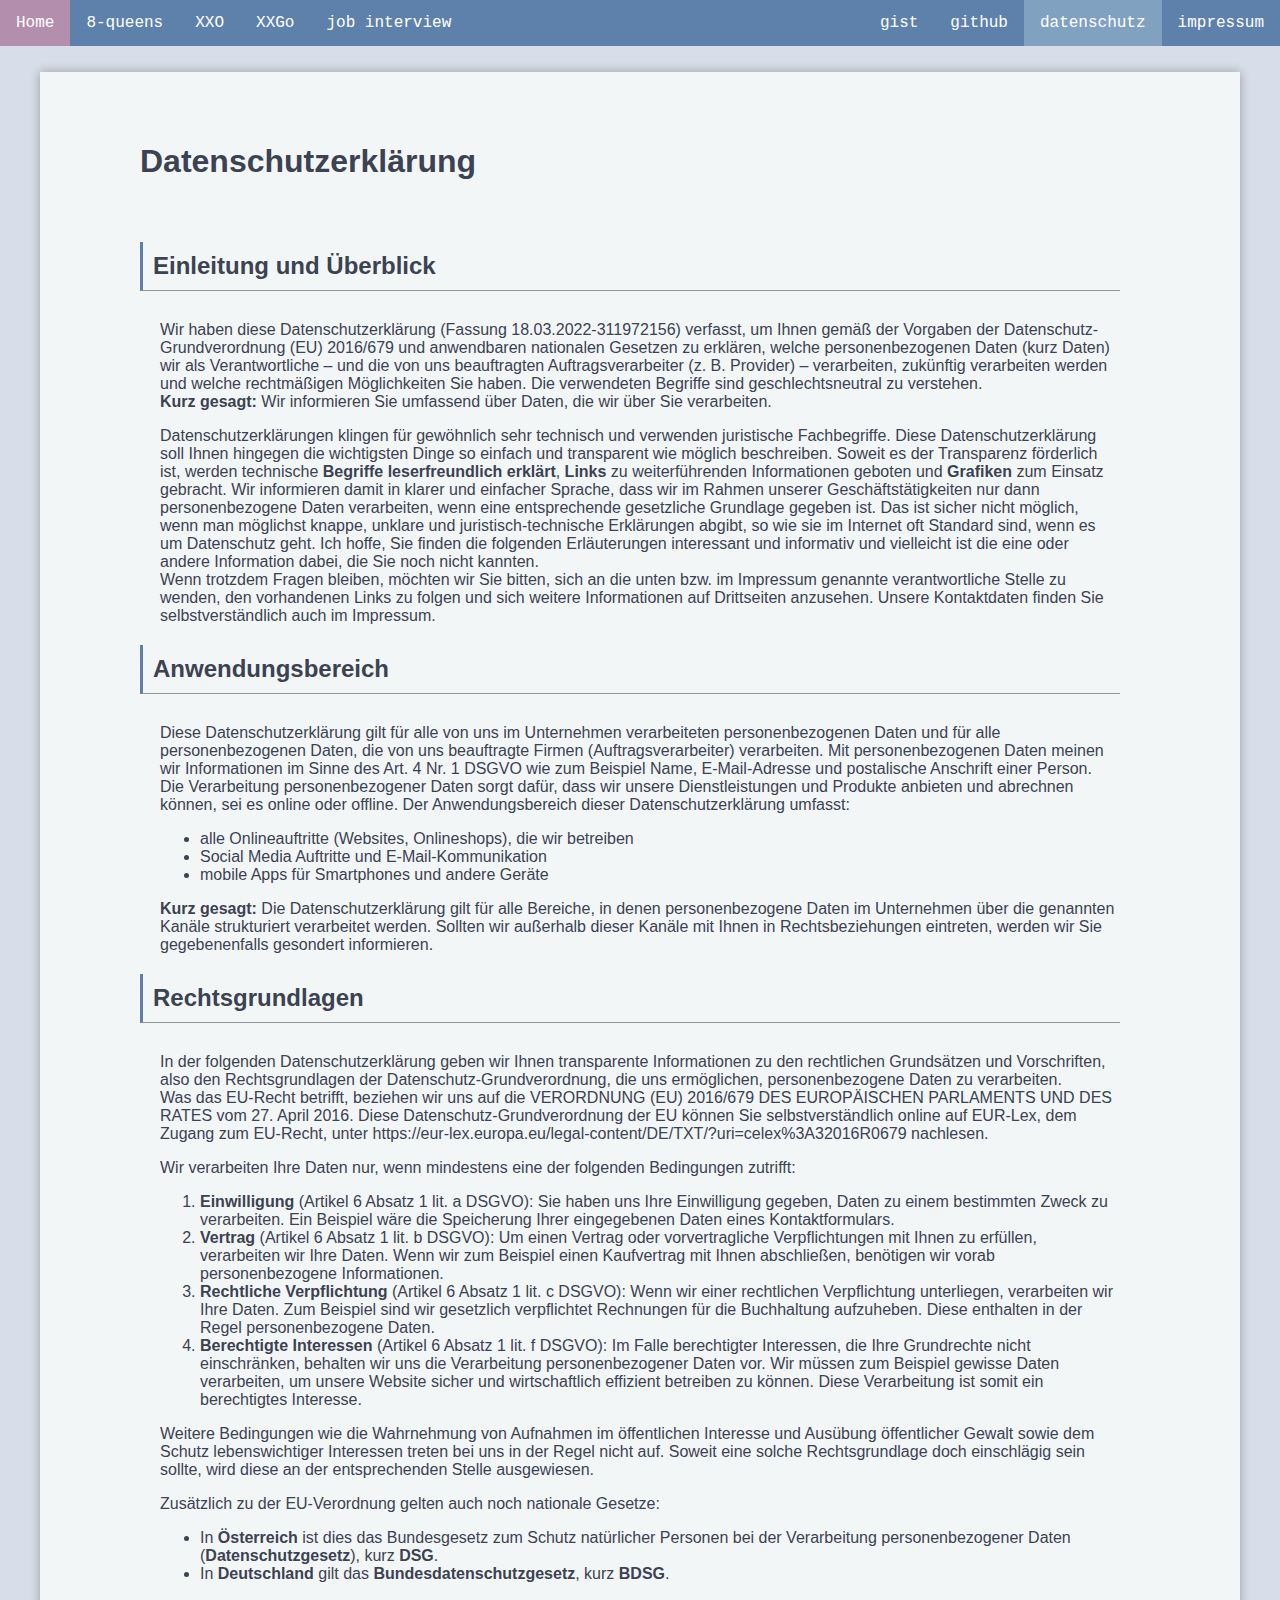
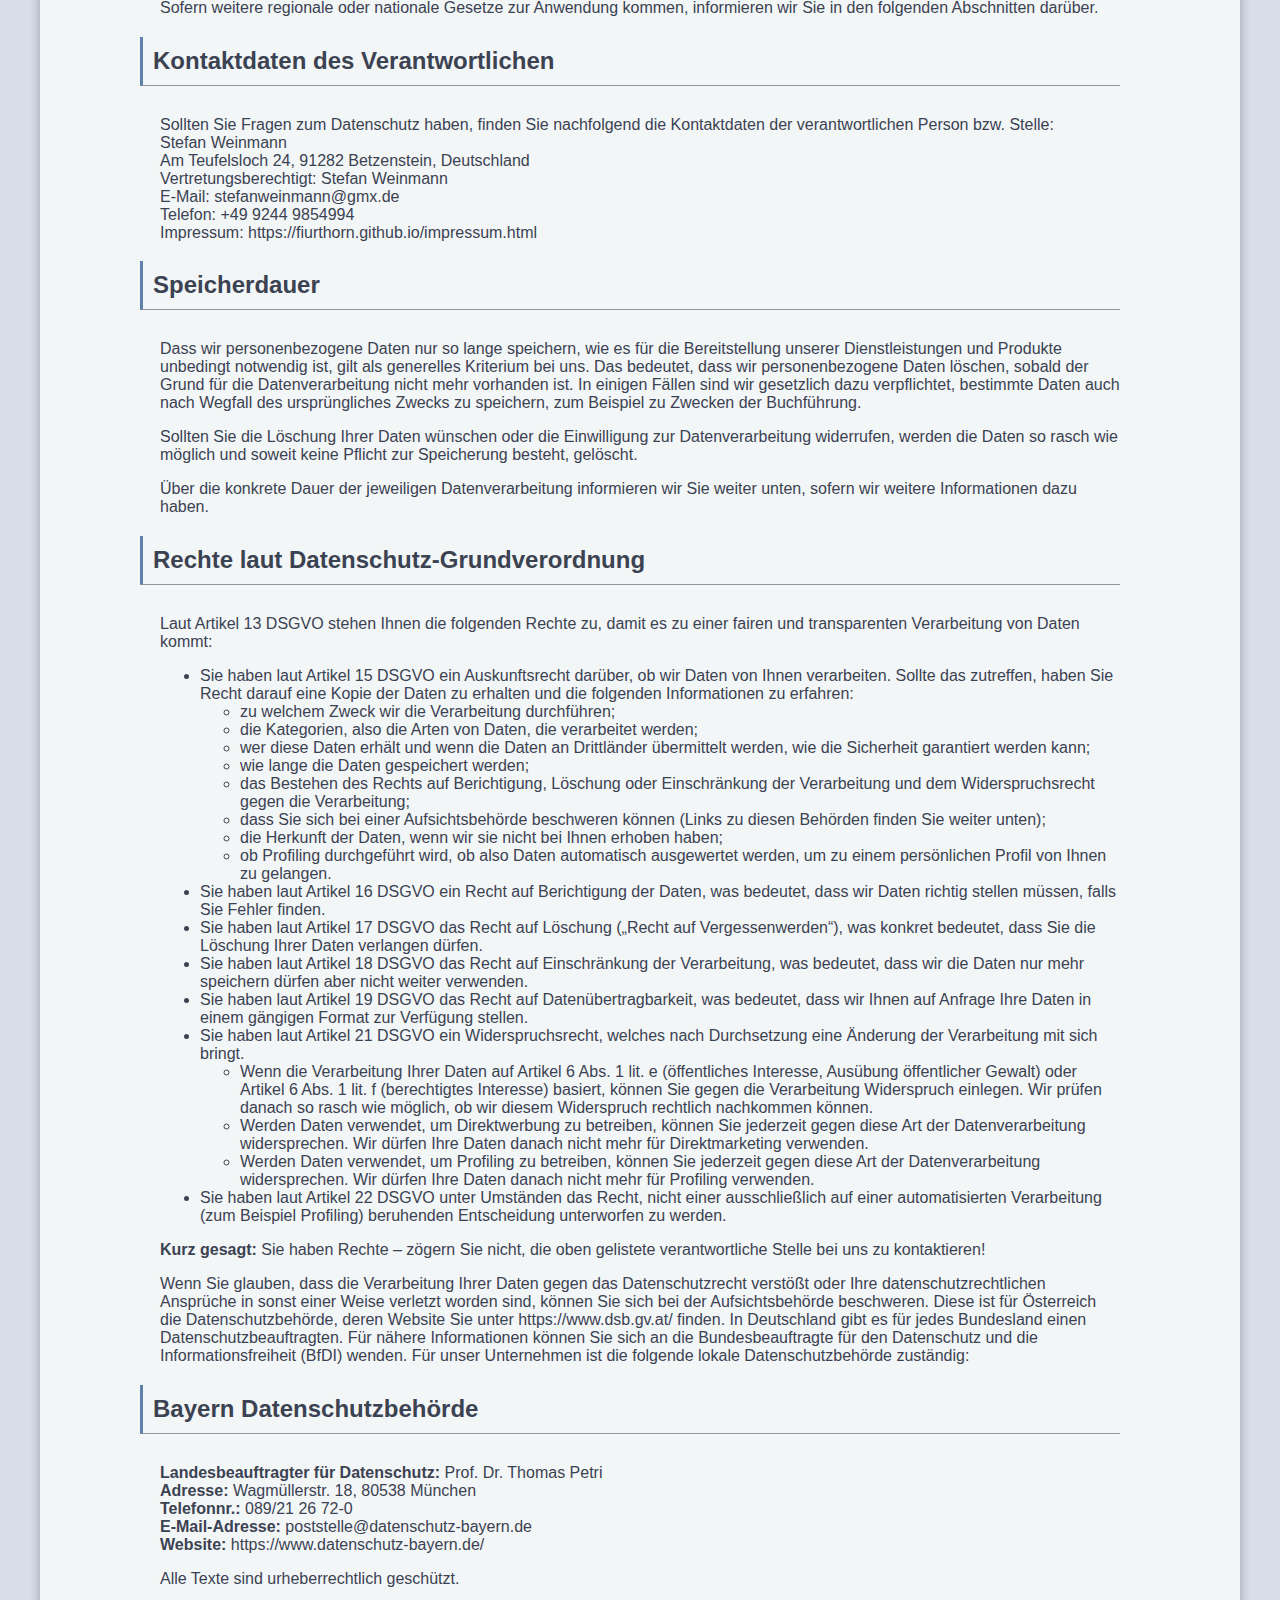
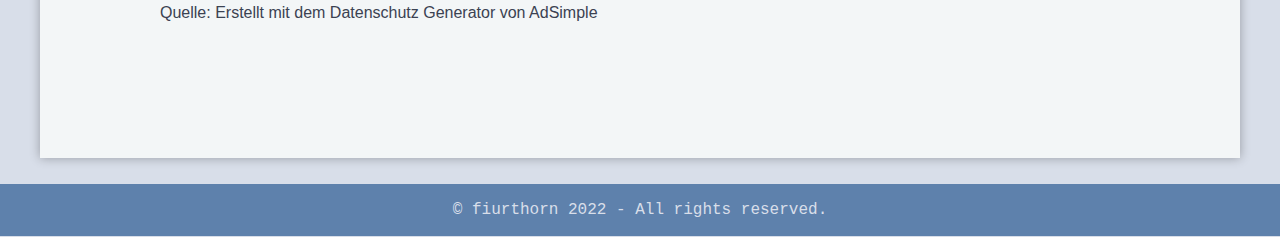
<file: data_protection.html>
<html>

<!-- https://www.adsimple.de/datenschutz-generator -->

<head>
    <meta name="viewport" content="width=device-width,initial-scale=1,maximum-scale=1">
    <link rel="stylesheet" href="css/stylesheet.css" type="text/css">
    <title>home | fiurthorn</title>
    <link rel="icon" type="image/png" href="appicon.png">
</head>

<body>
    <ul class="topnav">
        <input type="checkbox" id="hamburg">
        <label for="hamburg" class="hamburg">
            <span class="line"></span>
            <span class="line"></span>
            <span class="line"></span>
        </label>
        <li><a href="index.html">Home</a></li>
        <li><a href="8-queens.html">8-queens</a></li>
        <li><a href="xxo.html">XXO</a></li>
        <li><a href="xxgo.html">XXGo</a></li>
        <li><a href="jobInterview.html">job interview</a></li>
        <li class="right"><a href="impressum.html">impressum</a></li>
        <li class="right"><a class="active" href="data_protection.html">datenschutz</a></li>
        <li class="right"><a target="_blank" href="https://github.com/fiurthorn">github</a></li>
        <li class="right"><a target="_blank" href="https://gist.github.com/fiurthorn">gist</a></li>
    </ul>

    <div class="letter">
        <h1>Datenschutzerklärung</h1>

        <section>
            <h2 id="einleitung-ueberblick">Einleitung und Überblick</h2>

            <p>Wir haben diese Datenschutzerklärung (Fassung 18.03.2022-311972156) verfasst, um Ihnen gemäß der Vorgaben
                der
                <a href="https://eur-lex.europa.eu/legal-content/DE/ALL/?uri=celex%3A32016R0679&amp;tid=311972156"
                    target="_blank" rel="noopener">Datenschutz-Grundverordnung (EU) 2016/679</a> und anwendbaren
                nationalen
                Gesetzen zu erklären, welche personenbezogenen Daten (kurz Daten) wir als Verantwortliche &#8211; und
                die
                von uns beauftragten Auftragsverarbeiter (z. B. Provider) &#8211; verarbeiten, zukünftig verarbeiten
                werden
                und welche rechtmäßigen Möglichkeiten Sie haben. Die verwendeten Begriffe sind geschlechtsneutral zu
                verstehen.<br />
                <strong>Kurz gesagt:</strong> Wir informieren Sie umfassend über Daten, die
                wir
                über Sie verarbeiten.
            </p>
            <p>Datenschutzerklärungen klingen für gewöhnlich sehr technisch und verwenden juristische Fachbegriffe.
                Diese
                Datenschutzerklärung soll Ihnen hingegen die wichtigsten Dinge so einfach und transparent wie möglich
                beschreiben. Soweit es der Transparenz förderlich ist, werden technische <strong>Begriffe
                    leserfreundlich erklärt</strong>, <strong>Links</strong> zu weiterführenden Informationen geboten
                und <strong>Grafiken</strong> zum Einsatz gebracht. Wir informieren damit in klarer
                und
                einfacher Sprache, dass wir im Rahmen unserer Geschäftstätigkeiten nur dann personenbezogene Daten
                verarbeiten, wenn eine entsprechende gesetzliche Grundlage gegeben ist. Das ist sicher nicht möglich,
                wenn
                man möglichst knappe, unklare und juristisch-technische Erklärungen abgibt, so wie sie im Internet oft
                Standard sind, wenn es um Datenschutz geht. Ich hoffe, Sie finden die folgenden Erläuterungen
                interessant
                und informativ und vielleicht ist die eine oder andere Information dabei, die Sie noch nicht
                kannten.<br />
                Wenn trotzdem Fragen bleiben, möchten wir Sie bitten, sich an die unten bzw. im Impressum genannte
                verantwortliche Stelle zu wenden, den vorhandenen Links zu folgen und sich weitere Informationen auf
                Drittseiten anzusehen. Unsere Kontaktdaten finden Sie selbstverständlich auch im Impressum.</p>
            <h2 id="anwendungsbereich">Anwendungsbereich</h2>
            <p>Diese Datenschutzerklärung gilt für alle von uns im Unternehmen verarbeiteten personenbezogenen Daten und
                für
                alle personenbezogenen Daten, die von uns beauftragte Firmen (Auftragsverarbeiter) verarbeiten. Mit
                personenbezogenen Daten meinen wir Informationen im Sinne des Art. 4 Nr. 1 DSGVO wie zum Beispiel Name,
                E-Mail-Adresse und postalische Anschrift einer Person. Die Verarbeitung personenbezogener Daten sorgt
                dafür,
                dass wir unsere Dienstleistungen und Produkte anbieten und abrechnen können, sei es online oder offline.
                Der
                Anwendungsbereich dieser Datenschutzerklärung umfasst:</p>
            <ul>
                <li>alle Onlineauftritte (Websites, Onlineshops), die wir betreiben</li>
                <li>Social Media Auftritte und E-Mail-Kommunikation</li>
                <li>mobile Apps für Smartphones und andere Geräte</li>
            </ul>
            <p>
                <strong>Kurz gesagt:</strong> Die Datenschutzerklärung gilt für alle
                Bereiche, in
                denen personenbezogene Daten im Unternehmen über die genannten Kanäle strukturiert verarbeitet werden.
                Sollten wir außerhalb dieser Kanäle mit Ihnen in Rechtsbeziehungen eintreten, werden wir Sie
                gegebenenfalls
                gesondert informieren.
            </p>
            <h2 id="rechtsgrundlagen">Rechtsgrundlagen</h2>
            <p>In der folgenden Datenschutzerklärung geben wir Ihnen transparente Informationen zu den rechtlichen
                Grundsätzen und Vorschriften, also den Rechtsgrundlagen der Datenschutz-Grundverordnung, die uns
                ermöglichen, personenbezogene Daten zu verarbeiten.<br />
                Was das EU-Recht betrifft, beziehen wir uns auf die VERORDNUNG (EU) 2016/679 DES EUROPÄISCHEN PARLAMENTS
                UND
                DES RATES vom 27. April 2016. Diese Datenschutz-Grundverordnung der EU können Sie selbstverständlich
                online
                auf EUR-Lex, dem Zugang zum EU-Recht, unter <a
                    href="https://eur-lex.europa.eu/legal-content/DE/ALL/?uri=celex%3A32016R0679&amp;tid=311972156"
                    target="_blank"
                    rel="noopener">https://eur-lex.europa.eu/legal-content/DE/TXT/?uri=celex%3A32016R0679</a> nachlesen.
            </p>
            <p>Wir verarbeiten Ihre Daten nur, wenn mindestens eine der folgenden Bedingungen zutrifft:</p>
            <ol>
                <li>
                    <strong>Einwilligung</strong> (Artikel 6 Absatz 1 lit. a DSGVO): Sie
                    haben
                    uns Ihre Einwilligung gegeben, Daten zu einem bestimmten Zweck zu verarbeiten. Ein Beispiel wäre die
                    Speicherung Ihrer eingegebenen Daten eines Kontaktformulars.
                </li>
                <li>
                    <strong>Vertrag</strong> (Artikel 6 Absatz 1 lit. b DSGVO): Um einen
                    Vertrag
                    oder vorvertragliche Verpflichtungen mit Ihnen zu erfüllen, verarbeiten wir Ihre Daten. Wenn wir zum
                    Beispiel einen Kaufvertrag mit Ihnen abschließen, benötigen wir vorab personenbezogene
                    Informationen.
                </li>
                <li>
                    <strong>Rechtliche Verpflichtung</strong> (Artikel 6 Absatz 1 lit. c
                    DSGVO):
                    Wenn wir einer rechtlichen Verpflichtung unterliegen, verarbeiten wir Ihre Daten. Zum Beispiel sind
                    wir
                    gesetzlich verpflichtet Rechnungen für die Buchhaltung aufzuheben. Diese enthalten in der Regel
                    personenbezogene Daten.
                </li>
                <li>
                    <strong>Berechtigte Interessen</strong> (Artikel 6 Absatz 1 lit. f
                    DSGVO): Im
                    Falle berechtigter Interessen, die Ihre Grundrechte nicht einschränken, behalten wir uns die
                    Verarbeitung personenbezogener Daten vor. Wir müssen zum Beispiel gewisse Daten verarbeiten, um
                    unsere
                    Website sicher und wirtschaftlich effizient betreiben zu können. Diese Verarbeitung ist somit ein
                    berechtigtes Interesse.
                </li>
            </ol>
            <p>Weitere Bedingungen wie die Wahrnehmung von Aufnahmen im öffentlichen Interesse und Ausübung öffentlicher
                Gewalt sowie dem Schutz lebenswichtiger Interessen treten bei uns in der Regel nicht auf. Soweit eine
                solche
                Rechtsgrundlage doch einschlägig sein sollte, wird diese an der entsprechenden Stelle ausgewiesen.</p>
            <p>Zusätzlich zu der EU-Verordnung gelten auch noch nationale Gesetze:</p>
            <ul>
                <li>In <strong>Österreich</strong> ist dies das
                    Bundesgesetz zum Schutz natürlicher Personen bei der Verarbeitung personenbezogener Daten
                    (<strong>Datenschutzgesetz</strong>), kurz <strong>DSG</strong>.</li>
                <li>In <strong>Deutschland</strong> gilt das
                    <strong>Bundesdatenschutzgesetz</strong>, kurz<strong>
                        BDSG</strong>.
                </li>
            </ul>
            <p>Sofern weitere regionale oder nationale Gesetze zur Anwendung kommen, informieren wir Sie in den
                folgenden
                Abschnitten darüber.</p>
            <h2 id="kontaktdaten-verantwortliche">Kontaktdaten des Verantwortlichen</h2>
            <p>Sollten Sie Fragen zum Datenschutz haben, finden Sie nachfolgend die Kontaktdaten der verantwortlichen
                Person
                bzw. Stelle:<br />
                <span style="font-weight: 400">Stefan Weinmann<br />
                    Am Teufelsloch 24, 91282 Betzenstein, Deutschland</span>
                <br />
                <span style="font-weight: 400">Vertretungsberechtigt: Stefan Weinmann</span>
                <br />
                E-Mail: <a href="mailto:stefanweinmann@gmx.de">stefanweinmann@gmx.de</a>
                <br />
                Telefon: <a href="tel:+49 9244 9854994">+49 9244 9854994</a>
                <br />
                Impressum: <a href="impressum.html">https://fiurthorn.github.io/impressum.html</a>
            </p>
            <h2 id="speicherdauer">Speicherdauer</h2>
            <p>Dass wir personenbezogene Daten nur so lange speichern, wie es für die Bereitstellung unserer
                Dienstleistungen und Produkte unbedingt notwendig ist, gilt als generelles Kriterium bei uns. Das
                bedeutet,
                dass wir personenbezogene Daten löschen, sobald der Grund für die Datenverarbeitung nicht mehr vorhanden
                ist. In einigen Fällen sind wir gesetzlich dazu verpflichtet, bestimmte Daten auch nach Wegfall des
                ursprüngliches Zwecks zu speichern, zum Beispiel zu Zwecken der Buchführung.</p>
            <p>Sollten Sie die Löschung Ihrer Daten wünschen oder die Einwilligung zur Datenverarbeitung widerrufen,
                werden
                die Daten so rasch wie möglich und soweit keine Pflicht zur Speicherung besteht, gelöscht.</p>
            <p>Über die konkrete Dauer der jeweiligen Datenverarbeitung informieren wir Sie weiter unten, sofern wir
                weitere
                Informationen dazu haben.</p>
            <h2 id="rechte-dsgvo">Rechte laut Datenschutz-Grundverordnung</h2>
            <p>Laut Artikel 13 DSGVO stehen Ihnen die folgenden Rechte zu, damit es zu einer fairen und transparenten
                Verarbeitung von Daten kommt:</p>
            <ul>
                <li>Sie haben laut Artikel 15 DSGVO ein Auskunftsrecht darüber, ob wir Daten
                    von
                    Ihnen verarbeiten. Sollte das zutreffen, haben Sie Recht darauf eine Kopie der Daten zu erhalten und
                    die
                    folgenden Informationen zu erfahren:
                    <ul>
                        <li>zu welchem Zweck wir die Verarbeitung durchführen;</li>
                        <li>die Kategorien, also die Arten von Daten, die verarbeitet werden;
                        </li>
                        <li>wer diese Daten erhält und wenn die Daten an Drittländer
                            übermittelt
                            werden, wie die Sicherheit garantiert werden kann;</li>
                        <li>wie lange die Daten gespeichert werden;</li>
                        <li>das Bestehen des Rechts auf Berichtigung, Löschung oder
                            Einschränkung
                            der Verarbeitung und dem Widerspruchsrecht gegen die Verarbeitung;</li>
                        <li>dass Sie sich bei einer Aufsichtsbehörde beschweren können (Links
                            zu
                            diesen Behörden finden Sie weiter unten);</li>
                        <li>die Herkunft der Daten, wenn wir sie nicht bei Ihnen erhoben
                            haben;
                        </li>
                        <li>ob Profiling durchgeführt wird, ob also Daten automatisch
                            ausgewertet
                            werden, um zu einem persönlichen Profil von Ihnen zu gelangen.</li>
                    </ul>
                </li>
                <li>Sie haben laut Artikel 16 DSGVO ein Recht auf Berichtigung der Daten, was
                    bedeutet, dass wir Daten richtig stellen müssen, falls Sie Fehler finden.</li>
                <li>Sie haben laut Artikel 17 DSGVO das Recht auf Löschung („Recht auf
                    Vergessenwerden“), was konkret bedeutet, dass Sie die Löschung Ihrer Daten verlangen dürfen.</li>
                <li>Sie haben laut Artikel 18 DSGVO das Recht auf Einschränkung der
                    Verarbeitung,
                    was bedeutet, dass wir die Daten nur mehr speichern dürfen aber nicht weiter verwenden.</li>
                <li>Sie haben laut Artikel 19 DSGVO das Recht auf Datenübertragbarkeit, was
                    bedeutet, dass wir Ihnen auf Anfrage Ihre Daten in einem gängigen Format zur Verfügung stellen.</li>
                <li>Sie haben laut Artikel 21 DSGVO ein Widerspruchsrecht, welches nach
                    Durchsetzung eine Änderung der Verarbeitung mit sich bringt.
                    <ul>
                        <li>Wenn die Verarbeitung Ihrer Daten auf Artikel 6 Abs. 1 lit. e
                            (öffentliches Interesse, Ausübung öffentlicher Gewalt) oder Artikel 6 Abs. 1 lit. f
                            (berechtigtes Interesse) basiert, können Sie gegen die Verarbeitung Widerspruch einlegen.
                            Wir
                            prüfen danach so rasch wie möglich, ob wir diesem Widerspruch rechtlich nachkommen können.
                        </li>
                        <li>Werden Daten verwendet, um Direktwerbung zu betreiben, können Sie
                            jederzeit gegen diese Art der Datenverarbeitung widersprechen. Wir dürfen Ihre Daten danach
                            nicht mehr für Direktmarketing verwenden.</li>
                        <li>Werden Daten verwendet, um Profiling zu betreiben, können Sie
                            jederzeit gegen diese Art der Datenverarbeitung widersprechen. Wir dürfen Ihre Daten danach
                            nicht mehr für Profiling verwenden.</li>
                    </ul>
                </li>
                <li>Sie haben laut Artikel 22 DSGVO unter Umständen das Recht, nicht einer
                    ausschließlich auf einer automatisierten Verarbeitung (zum Beispiel Profiling) beruhenden
                    Entscheidung
                    unterworfen zu werden.</li>
            </ul>
            <p>
                <strong>Kurz gesagt:</strong> Sie haben Rechte &#8211; zögern Sie nicht, die
                oben
                gelistete verantwortliche Stelle bei uns zu kontaktieren!
            </p>
            <p>Wenn Sie glauben, dass die Verarbeitung Ihrer Daten gegen das Datenschutzrecht verstößt oder Ihre
                datenschutzrechtlichen Ansprüche in sonst einer Weise verletzt worden sind, können Sie sich bei der
                Aufsichtsbehörde beschweren. Diese ist für Österreich die Datenschutzbehörde, deren Website Sie unter <a
                    href="https://www.dsb.gv.at/?tid=311972156" target="_blank"
                    rel="noopener">https://www.dsb.gv.at/</a> finden. In Deutschland gibt es für jedes Bundesland einen
                Datenschutzbeauftragten. Für nähere Informationen können Sie sich an die <a
                    href="https://www.bfdi.bund.de/DE/Home/home_node.html" target="_blank"
                    rel="noopener">Bundesbeauftragte
                    für den Datenschutz und die Informationsfreiheit (BfDI)</a> wenden. Für unser Unternehmen ist die
                folgende lokale Datenschutzbehörde zuständig:</p>
            <h2 id="bayern-datenschutzbehoerde">Bayern Datenschutzbehörde</h2>
            <p>
                <strong>Landesbeauftragter für Datenschutz:</strong> Prof. Dr. Thomas
                Petri<br />
                <strong>Adresse:</strong> Wagmüllerstr. 18, 80538 München<br />
                <strong>Telefonnr.:</strong> 089/21 26 72-0<br />
                <strong>E-Mail-Adresse:</strong> poststelle@datenschutz-bayern.de<br />
                <strong>Website: </strong>
                <a href="https://www.datenschutz-bayern.de/?tid=311972156" target="_blank"
                    rel="noopener">https://www.datenschutz-bayern.de/</a>
            </p>
            <p>Alle Texte sind urheberrechtlich geschützt.</p>
            <p style="margin-top:15px">Quelle: Erstellt mit dem <a href="https://www.adsimple.de/datenschutz-generator/"
                    title="Datenschutz Generator von AdSimple für Deutschland">Datenschutz Generator</a> von AdSimple
            </p>
    </div>
    </section>

    <footer>
        <p>&copy; fiurthorn 2022 &dash; All rights reserved.</p>
    </footer>
</body>

</html>
</file>
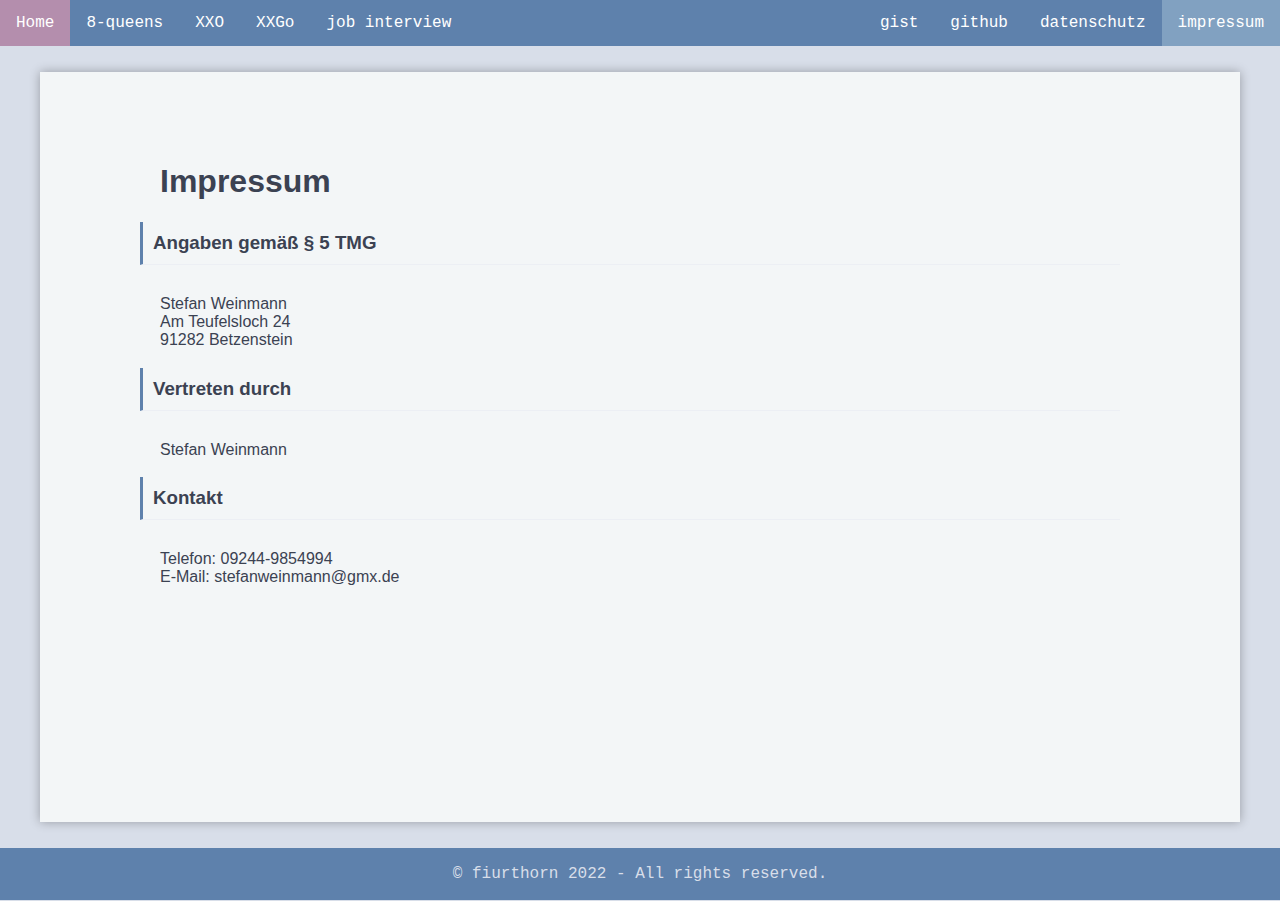
<file: impressum.html>
<html>

<head>
    <meta name="viewport" content="width=device-width,initial-scale=1,maximum-scale=1">
    <link rel="stylesheet" href="css/stylesheet.css" type="text/css">
    <title>home | fiurthorn</title>
    <link rel="icon" type="image/png" href="appicon.png">
</head>

<body>

    <ul class="topnav">
        <input type="checkbox" id="hamburg">
        <label for="hamburg" class="hamburg">
            <span class="line"></span>
            <span class="line"></span>
            <span class="line"></span>
        </label>
        <li><a href="index.html">Home</a></li>
        <li><a href="8-queens.html">8-queens</a></li>
        <li><a href="xxo.html">XXO</a></li>
        <li><a href="xxgo.html">XXGo</a></li>
        <li><a href="jobInterview.html">job interview</a></li>
        <li class="right"><a class="active" href="impressum.html">impressum</a></li>
        <li class="right"><a href="data_protection.html">datenschutz</a></li>
        <li class="right"><a target="_blank" href="https://github.com/fiurthorn">github</a></li>
        <li class="right"><a target="_blank" href="https://gist.github.com/fiurthorn">gist</a></li>
    </ul>

    <div class="letter">

        <section>
            <h1>Impressum</h1>

            <h3>Angaben gemäß § 5 TMG</h3>
            <p>
                Stefan Weinmann<br>
                Am Teufelsloch 24<br>
                91282 Betzenstein
            </p>

            <h3>Vertreten durch</h3>
            <p>
                Stefan Weinmann
            </p>

            <h3>Kontakt</h3>
            <p>
                Telefon: 09244-9854994<br>
                E-Mail: stefanweinmann@gmx.de
            </p>

            <!-- Umsatzsteuer-ID: -->
            <!-- Umsatzsteuer-Identifikationsnummer gemäß §27a Umsatzsteuergesetz: Musterustid. -->

            <!-- Wirtschafts-ID: -->
            <!-- Musterwirtschaftsid -->
        </section>

    </div>

    <footer>
        <p>&copy; fiurthorn 2022 &dash; All rights reserved.</p>
    </footer>
</body>

</html>
</file>
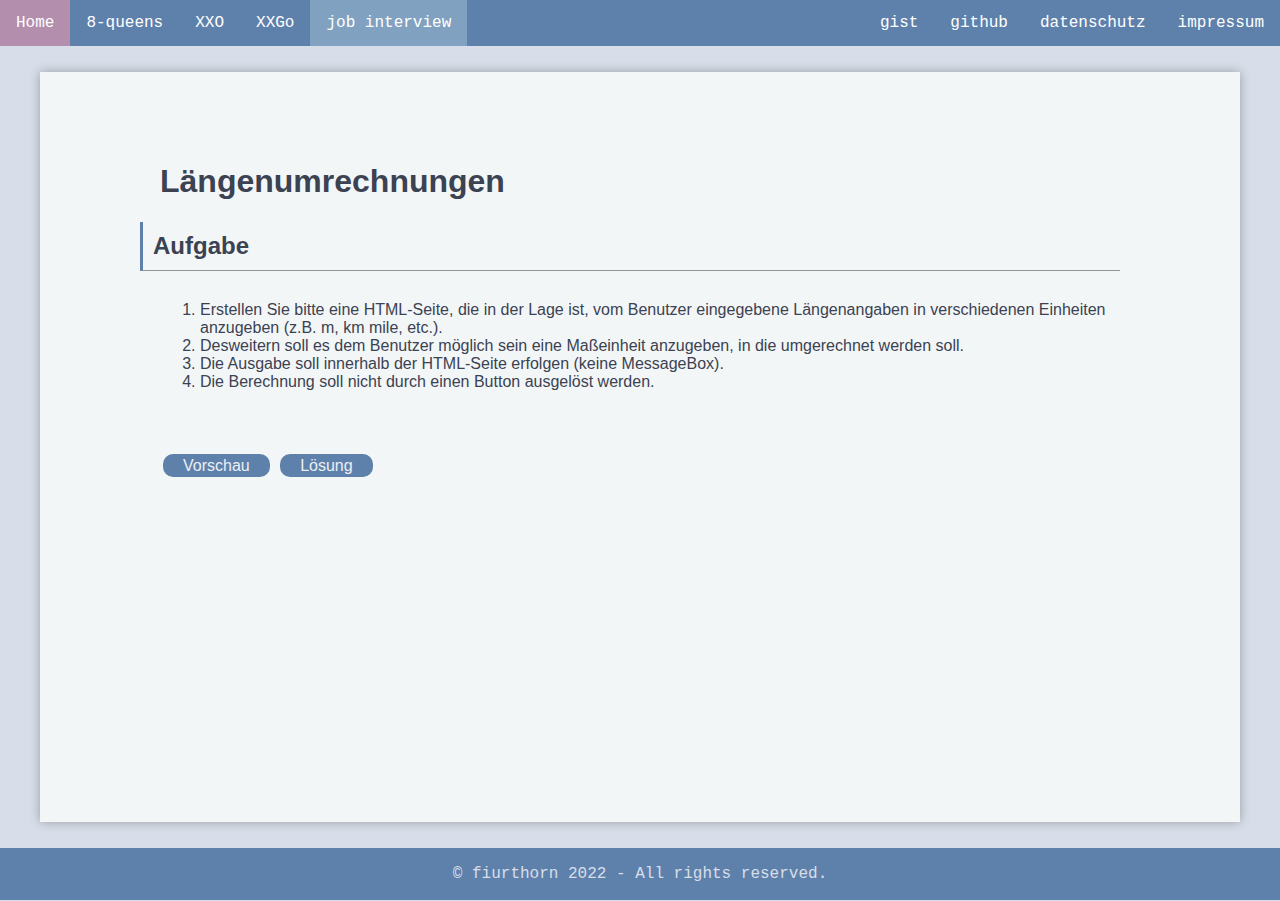
<file: jobInterview.html>
<html>

<head>
    <meta name="viewport" content="width=device-width,initial-scale=1,maximum-scale=1">
    <link rel="stylesheet" href="css/stylesheet.css" type="text/css">
    <title>Längenumrechnungen | fiurthorn</title>
    <link rel="icon" type="image/png" href="appicon.png">
</head>

<body>

    <ul class="topnav">
        <input type="checkbox" id="hamburg">
        <label for="hamburg" class="hamburg">
            <span class="line"></span>
            <span class="line"></span>
            <span class="line"></span>
        </label>
        <li><a href="index.html">Home</a></li>
        <li><a href="8-queens.html">8-queens</a></li>
        <li><a href="xxo.html">XXO</a></li>
        <li><a href="xxgo.html">XXGo</a></li>
        <li><a class="active" href="jobInterview.html">job interview</a></li>
        <li class="right"><a href="impressum.html">impressum</a></li>
        <li class="right"><a href="data_protection.html">datenschutz</a></li>
        <li class="right"><a target="_blank" href="https://github.com/fiurthorn">github</a></li>
        <li class="right"><a target="_blank" href="https://gist.github.com/fiurthorn">gist</a></li>
    </ul>

    <div class="letter">

        <script>
            function changed(e) {
                var input = document.getElementById('input').value;
                var inOpt = document.getElementById('inOpt').value;
                var outOpt = document.getElementById('outOpt').value;
                var output = document.getElementById('output');
                output.value = (input * inOpt / outOpt).toFixed(20).replace(/0+$/, '0').replace(/.0$/, '');
            }
        </script>

        <section>
            <h1>Längenumrechnungen</h1>

            <h2>Aufgabe</h2>

            <ol>
                <li>Erstellen Sie bitte eine HTML-Seite, die in der Lage ist, vom Benutzer eingegebene Längenangaben in
                    verschiedenen Einheiten anzugeben (z.B. m, km mile, etc.).</li>
                <li>Desweitern soll es dem Benutzer möglich sein eine Maßeinheit anzugeben, in die umgerechnet werden
                    soll.
                </li>
                <li>Die Ausgabe soll innerhalb der HTML-Seite erfolgen (keine MessageBox).</li>
                <li>Die Berechnung soll nicht durch einen Button ausgelöst werden.</li>
                </li>
            </ol>
        </section>

        <section style="padding-bottom: 0;padding-top: 0;margin-top: 0;margin-bottom: 0;">
            <span id="previewButton" class="round_button"
                onclick="document.getElementById('preview').style.display='inline';document.getElementById('previewHeader').style.display='block';document.getElementById('previewButton').style.display='none';">Vorschau</span>
            <span id="solutionButton" class="round_button"
                onclick="document.getElementById('solution').style.display='inline';document.getElementById('solutionHeader').style.display='block';document.getElementById('solutionButton').style.display='none';">Lösung</span>
        </section>

        <section>
            <h2 id="previewHeader" style="display:none">Umrechungen</h2>

            <table id="preview" style="display:none">
                <tr>
                    <td><input type="decimal" id="input" onkeyup="changed();" value="0"></input>
                    </td>
                    <td><select id="inOpt" onchange="changed();">
                            <option value="1">m - Meter</option>
                            <option value="1000">km - Kilometer</option>
                            <option value="1609.3440">Meile(n)</option>
                            <option value="1852.216">Seemeile(n)</option>
                            <option value="0.0254">Zoll / Inch</option>
                            <option value="0.9144">yard</option>
                            <option value="9460730472580800">Lichtjahr(e)</option>
                            <option value="17987547480">Lichtminute(n)</option>
                            <option value="299792458">Lichtsekunde(n)</option>
                            <option value="30856775800000000">parsec</option>
                            <option value="149597870700">AE / AU</option>
                        </select></td>
                </tr>
                <tr>
                    <td>entsprechen</td>
                </tr>
                <tr>
                    <td><input type="text" id="output" readonly="readonly" value="0"></input>
                    </td>
                    <td><select id="outOpt" onchange="changed();">
                            <option value="1">m - Meter</option>
                            <option value="1000">km - Kilometer</option>
                            <option value="1609.3440">Meile(n)</option>
                            <option value="1852.216">Seemeile(n)</option>
                            <option value="0.0254">Zoll / Inch</option>
                            <option value="0.9144">yard</option>
                            <option value="9460730472580800">Lichtjahr(e)</option>
                            <option value="17987547480">Lichtminute(n)</option>
                            <option value="299792458">Lichtsekunde(n)</option>
                            <option value="30856775800000000">parsec</option>
                            <option value="149597870700">AE / AU</option>
                        </select></td>
                </tr>
            </table>
        </section>

        <section style="margin-top: 30px;">
            <h2 style="display:none" id="solutionHeader">Lösung</h2>
            <div id="solution">
                <pre style="overflow: overlay;">&lt;html&gt;
    &lt;head&gt;
    &lt;title&gt;Umrechnungen&lt;/title&gt;
    &lt;script&gt;
    function changed(e) {
        var input = document.getElementById('input').value;
        var inOpt = document.getElementById('inOpt').value;
        var outOpt = document.getElementById('outOpt').value;
        var output = document.getElementById('output');
        output.value = (input * inOpt / outOpt).toFixed(10);
    }
    &lt;/script&gt;
    &lt;/head&gt;
    &lt;body&gt;
    &lt;h1&gt;Umrechnungen&lt;/h1&gt;
    &lt;table&gt;
        &lt;tr&gt;
        &lt;td&gt;&lt;input type="decimal" id="input" onkeyup="changed();" value="0"&gt;&lt;/input&gt;&lt;/td&gt;
        &lt;td&gt;&lt;select id="inOpt" onchange="changed();"&gt;
            &lt;option value="1"&gt;m - Meter&lt;/option&gt;
            &lt;option value="1000"&gt;km - Kilometer&lt;/option&gt;
            &lt;option value="1609.3440"&gt;Meile(n)&lt;/option&gt;
            &lt;option value="1852.216"&gt;Seemeile(n)&lt;/option&gt;
            &lt;option value="0.0254"&gt;Zoll / Inch&lt;/option&gt;
            &lt;option value="0.9144"&gt;yard&lt;/option&gt;
            &lt;option value="9460730472580800"&gt;Lichtjahr(e)&lt;/option&gt;
            &lt;option value="17987547480"&gt;Lichtminute(n)&lt;/option&gt;
            &lt;option value="299792458"&gt;Lichtsekunde(n)&lt;/option&gt;
            &lt;option value="30856775800000000"&gt;parsec&lt;/option&gt;
            &lt;option value="149597870700"&gt;AE / AU&lt;/option&gt;
        &lt;/select&gt;&lt;/td&gt;
        &lt;td&gt;entsprechen&lt;/td&gt;
        &lt;td&gt;&lt;input type="text" id="output" readonly="readonly" value="0"&gt;&lt;/input&gt;&lt;/td&gt;
        &lt;td&gt;&lt;select id="outOpt" onchange="changed();"&gt;
            &lt;option value="1"&gt;m - Meter&lt;/option&gt;
            &lt;option value="1000"&gt;km - Kilometer&lt;/option&gt;
            &lt;option value="1609.3440"&gt;Meile(n)&lt;/option&gt;
            &lt;option value="1852.216"&gt;Seemeile(n)&lt;/option&gt;
            &lt;option value="0.0254"&gt;Zoll / Inch&lt;/option&gt;
            &lt;option value="0.9144"&gt;yard&lt;/option&gt;
            &lt;option value="9460730472580800"&gt;Lichtjahr(e)&lt;/option&gt;
            &lt;option value="17987547480"&gt;Lichtminute(n)&lt;/option&gt;
            &lt;option value="299792458"&gt;Lichtsekunde(n)&lt;/option&gt;
            &lt;option value="30856775800000000"&gt;parsec&lt;/option&gt;
            &lt;option value="149597870700"&gt;AE / AU&lt;/option&gt;
        &lt;/select&gt;&lt;/td&gt;
        &lt;/tr&gt;
    &lt;/table&gt;
    &lt;/body&gt;
&lt;/html&gt;</pre>
            </div>
        </section>

    </div>

    <footer>
        <p>&copy; fiurthorn 2022 &dash; All rights reserved.</p>
    </footer>
</body>

</html>
</file>
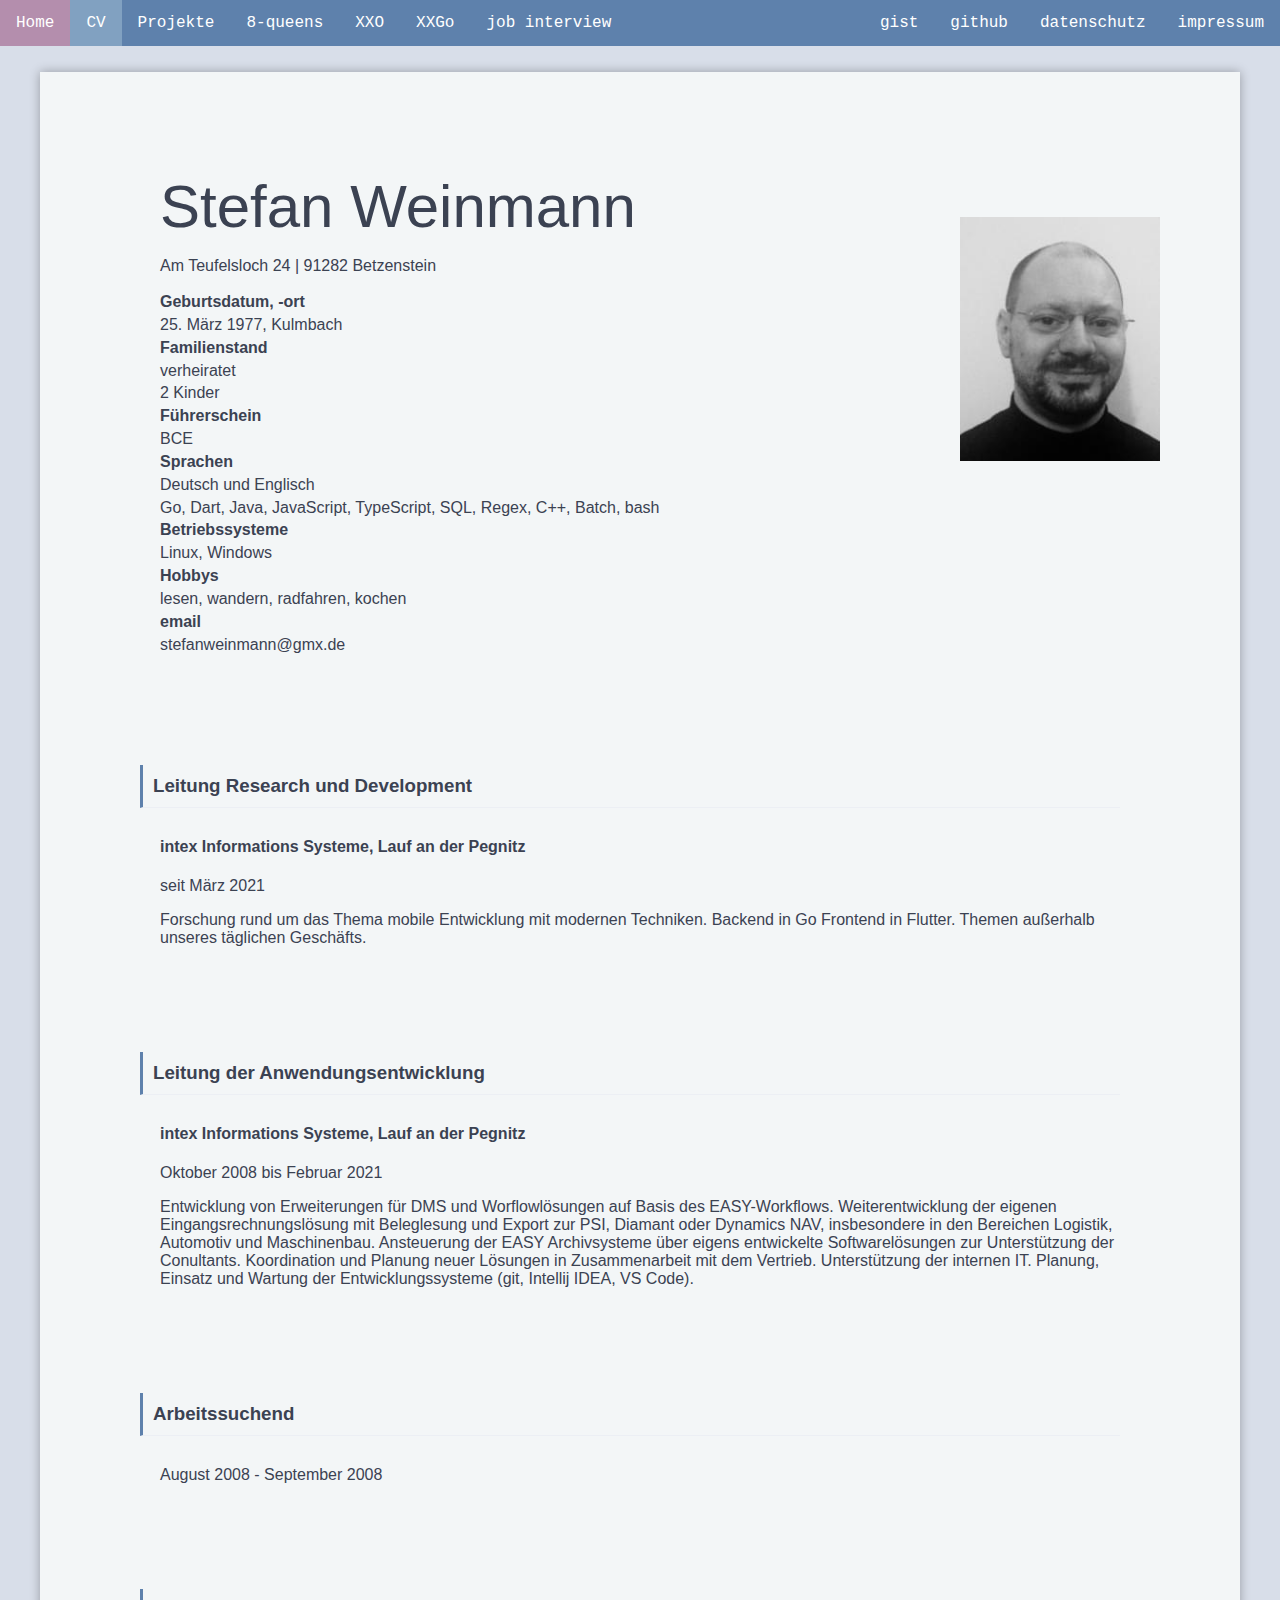
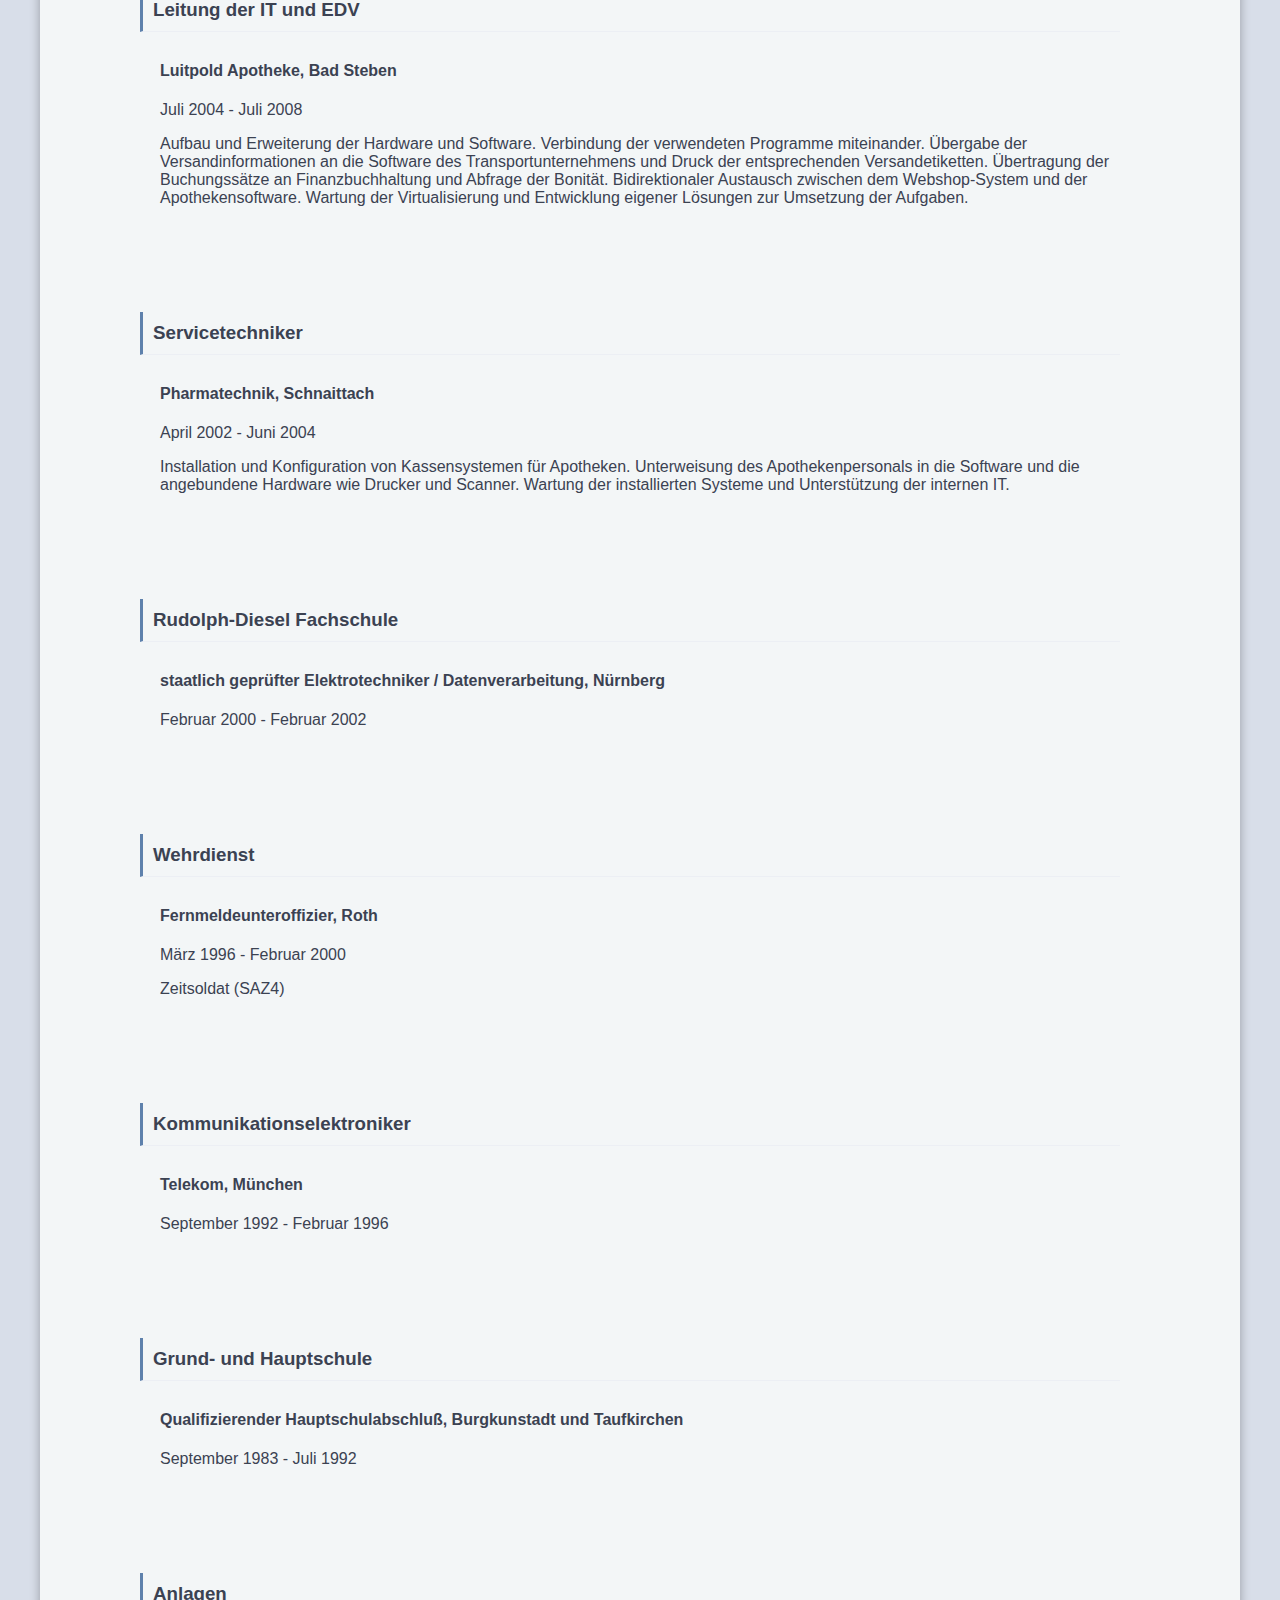
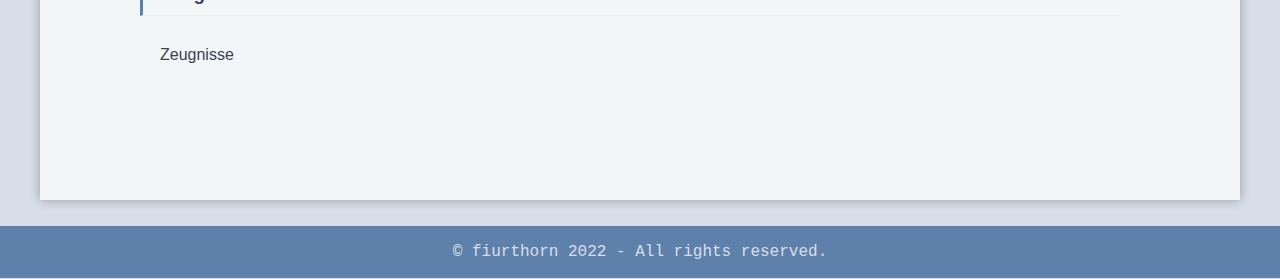
<file: lebenslauf.html>
<html>

<head>
    <meta name="viewport" content="width=device-width,initial-scale=1,maximum-scale=1">
    <link rel="stylesheet" href="css/stylesheet.css" type="text/css">
    <title>Lebenslauf | fiurthorn</title>
    <link rel="icon" type="image/png" href="appicon.png">
</head>

<body>

    <ul class="topnav">
        <input type="checkbox" id="hamburg">
        <label for="hamburg" class="hamburg">
            <span class="line"></span>
            <span class="line"></span>
            <span class="line"></span>
        </label>
        <li><a href="index.html">Home</a></li>
        <li><a class="active" href="lebenslauf.html">CV</a></li>
        <li><a href="projects.html">Projekte</a></li>
        <li><a href="8-queens.html">8-queens</a></li>
        <li><a href="xxo.html">XXO</a></li>
        <li><a href="xxgo.html">XXGo</a></li>
        <li><a href="jobInterview.html">job interview</a></li>
        <li class="right"><a href="impressum.html">impressum</a></li>
        <li class="right"><a href="data_protection.html">datenschutz</a></li>
        <li class="right"><a target="_blank" href="https://github.com/fiurthorn">github</a></li>
        <li class="right"><a target="_blank" href="https://gist.github.com/fiurthorn">gist</a></li>
    </ul>

    <div class="letter">

        <section>
            <h1 class="title">Stefan Weinmann</h1>
            <p class="lead"><span class="unbreakable">Am Teufelsloch 24</span> | <span class="unbreakable">91282
                    Betzenstein</span></p>
            <dl>
                <dt>Geburtsdatum, -ort</dt>
                <dd>25. März 1977, Kulmbach</dd>
                <dt>Familienstand</dt>
                <dd>verheiratet</dd>
                <dd>2 Kinder</dd>
                <dt>Führerschein</dt>
                <dd>BCE</dd>
                <dt>Sprachen</dt>
                <dd>Deutsch und Englisch</dd>
                <dd>Go, Dart, Java, JavaScript, TypeScript, SQL, Regex, C++, Batch, bash</dd>
                <dt>Betriebssysteme</dt>
                <dd>Linux, Windows</dd>
                <dt>Hobbys</dt>
                <dd>lesen, wandern, radfahren, kochen</dd>
                <dt>email</dt>
                <dd>
                    <a href="mailto:stefanweinmann@gmx.de">stefanweinmann@gmx.de</a>
                </dd>
            </dl>
            <img src="images/passbild.jpg" id="cvimg" />
        </section>

        <section class="cv-section">
            <h3>Leitung Research und Development</h3>
            <h4>intex Informations Systeme, Lauf an der Pegnitz</h4>
            <p>seit März 2021</p>
            <p class="hyphenate">Forschung rund um das Thema mobile Entwicklung mit modernen Techniken.
                Backend in Go Frontend in Flutter. Themen außerhalb unseres täglichen Geschäfts.
            </p>
        </section>

        <section class="cv-section">
            <h3>Leitung der Anwendungsentwicklung</h3>
            <h4>intex Informations Systeme, Lauf an der Pegnitz</h4>
            <p>Oktober 2008 bis Februar 2021</p>
            <p class="hyphenate">Entwicklung von Erweiterungen für DMS und Worflowlösungen auf Basis des
                EASY-Workflows. Weiterentwicklung der eigenen Eingangsrechnungslösung mit Beleglesung und Export zur
                PSI, Diamant oder Dynamics NAV, insbesondere in den Bereichen Logistik, Automotiv und Maschinenbau.
                Ansteuerung der EASY Archivsysteme über eigens entwickelte Softwarelösungen zur Unterstützung der
                Conultants. Koordination und Planung neuer Lösungen in Zusammenarbeit mit dem Vertrieb.
                Unterstützung der internen IT. Planung, Einsatz und Wartung der Entwicklungssysteme
                (git, Intellij IDEA, VS Code).
            </p>
        </section>


        <section class="cv-newpage">
            <h3>Arbeitssuchend</h3>
            <p>August 2008 - September 2008</p>
        </section>


        <section class="cv-section">
            <h3>Leitung der IT und EDV</h3>
            <h4>Luitpold Apotheke, Bad Steben</h4>
            <p>Juli 2004 - Juli 2008</p>
            <p class="hyphenate">Aufbau und Erweiterung der Hardware und Software. Verbindung der verwendeten
                Programme miteinander. Übergabe der Versandinformationen an die Software des Transportunternehmens
                und Druck der entsprechenden Versandetiketten. Übertragung der Buchungssätze an Finanzbuchhaltung
                und Abfrage der Bonität. Bidirektionaler Austausch zwischen dem Webshop-System und der
                Apothekensoftware. Wartung der Virtualisierung und Entwicklung eigener
                Lösungen zur Umsetzung der Aufgaben.</p>
        </section>


        <section class="cv-section">
            <h3>Servicetechniker</h3>
            <h4>Pharmatechnik, Schnaittach</h4>
            <p>April 2002 - Juni 2004</p>
            <p class="hyphenate">Installation und Konfiguration von Kassensystemen für Apotheken. Unterweisung des
                Apothekenpersonals in die Software und die angebundene Hardware wie Drucker und Scanner. Wartung der
                installierten Systeme und Unterstützung der internen IT.
            </p>
        </section>


        <section class="cv-section">
            <h3>Rudolph-Diesel Fachschule</h3>
            <h4>staatlich geprüfter Elektrotechniker / Datenverarbeitung, Nürnberg</h4>
            <p>Februar 2000 - Februar 2002</p>
        </section>


        <section class="cv-section">
            <h3>Wehrdienst</h3>
            <h4>Fernmeldeunteroffizier, Roth</h4>
            <p>März 1996 - Februar 2000</p>
            <p class="hyphenate">Zeitsoldat (SAZ4)</p>
        </section>


        <section class="cv-newpage">
            <h3>Kommunikationselektroniker</h3>
            <h4>Telekom, München</h4>
            <p>September 1992 - Februar 1996</p>
        </section>


        <section class="cv-section">
            <h3>Grund- und Hauptschule</h3>
            <h4>Qualifizierender Hauptschulabschluß, Burgkunstadt und Taufkirchen</h4>
            <p>September 1983 - Juli 1992</p>
        </section>


        <section class="cv-section">
            <h3>Anlagen</h3>
            <p><a class="maillink" href="mailto:stefan@fiurthorn.de?subject=Anfrage+Zeugnisse">Zeugnisse</a></p>
        </section>

    </div>

    <footer>
        <p>&copy; fiurthorn 2022 &dash; All rights reserved.</p>
    </footer>
</body>

</html>
</file>
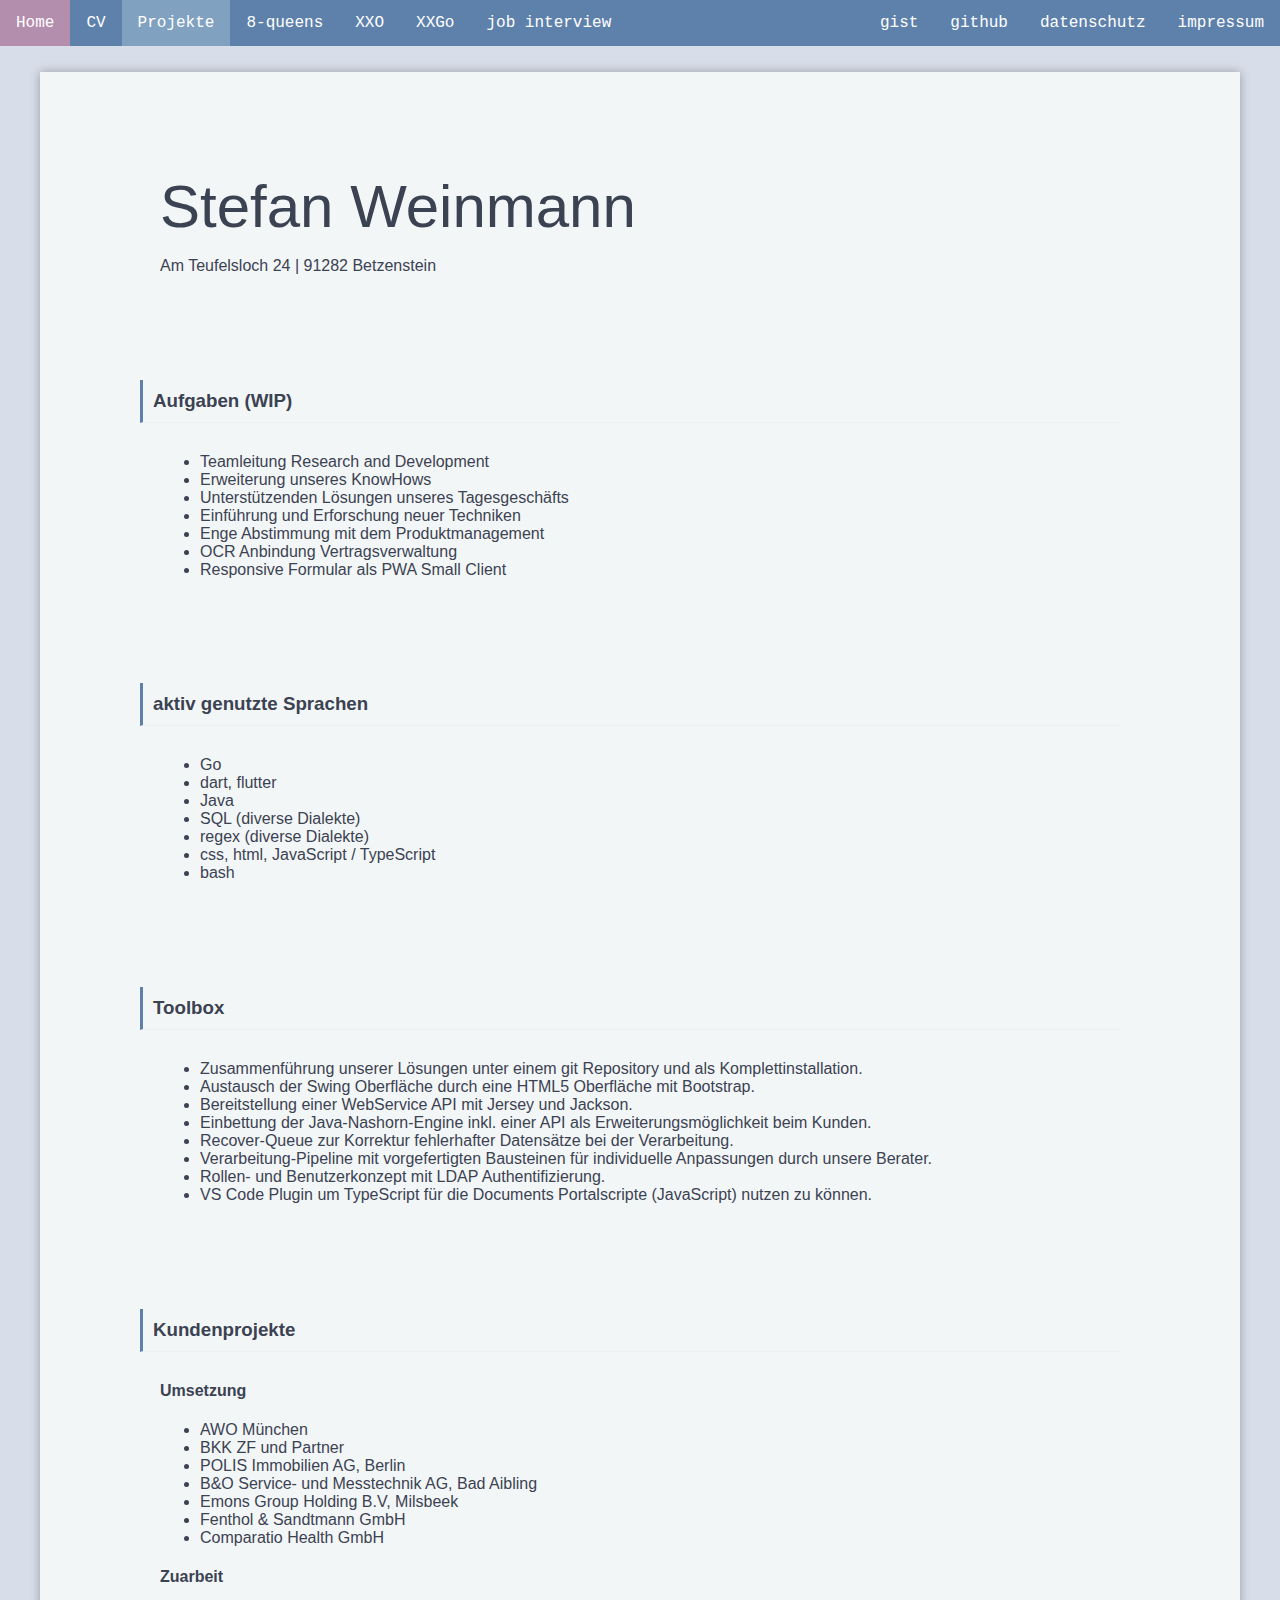
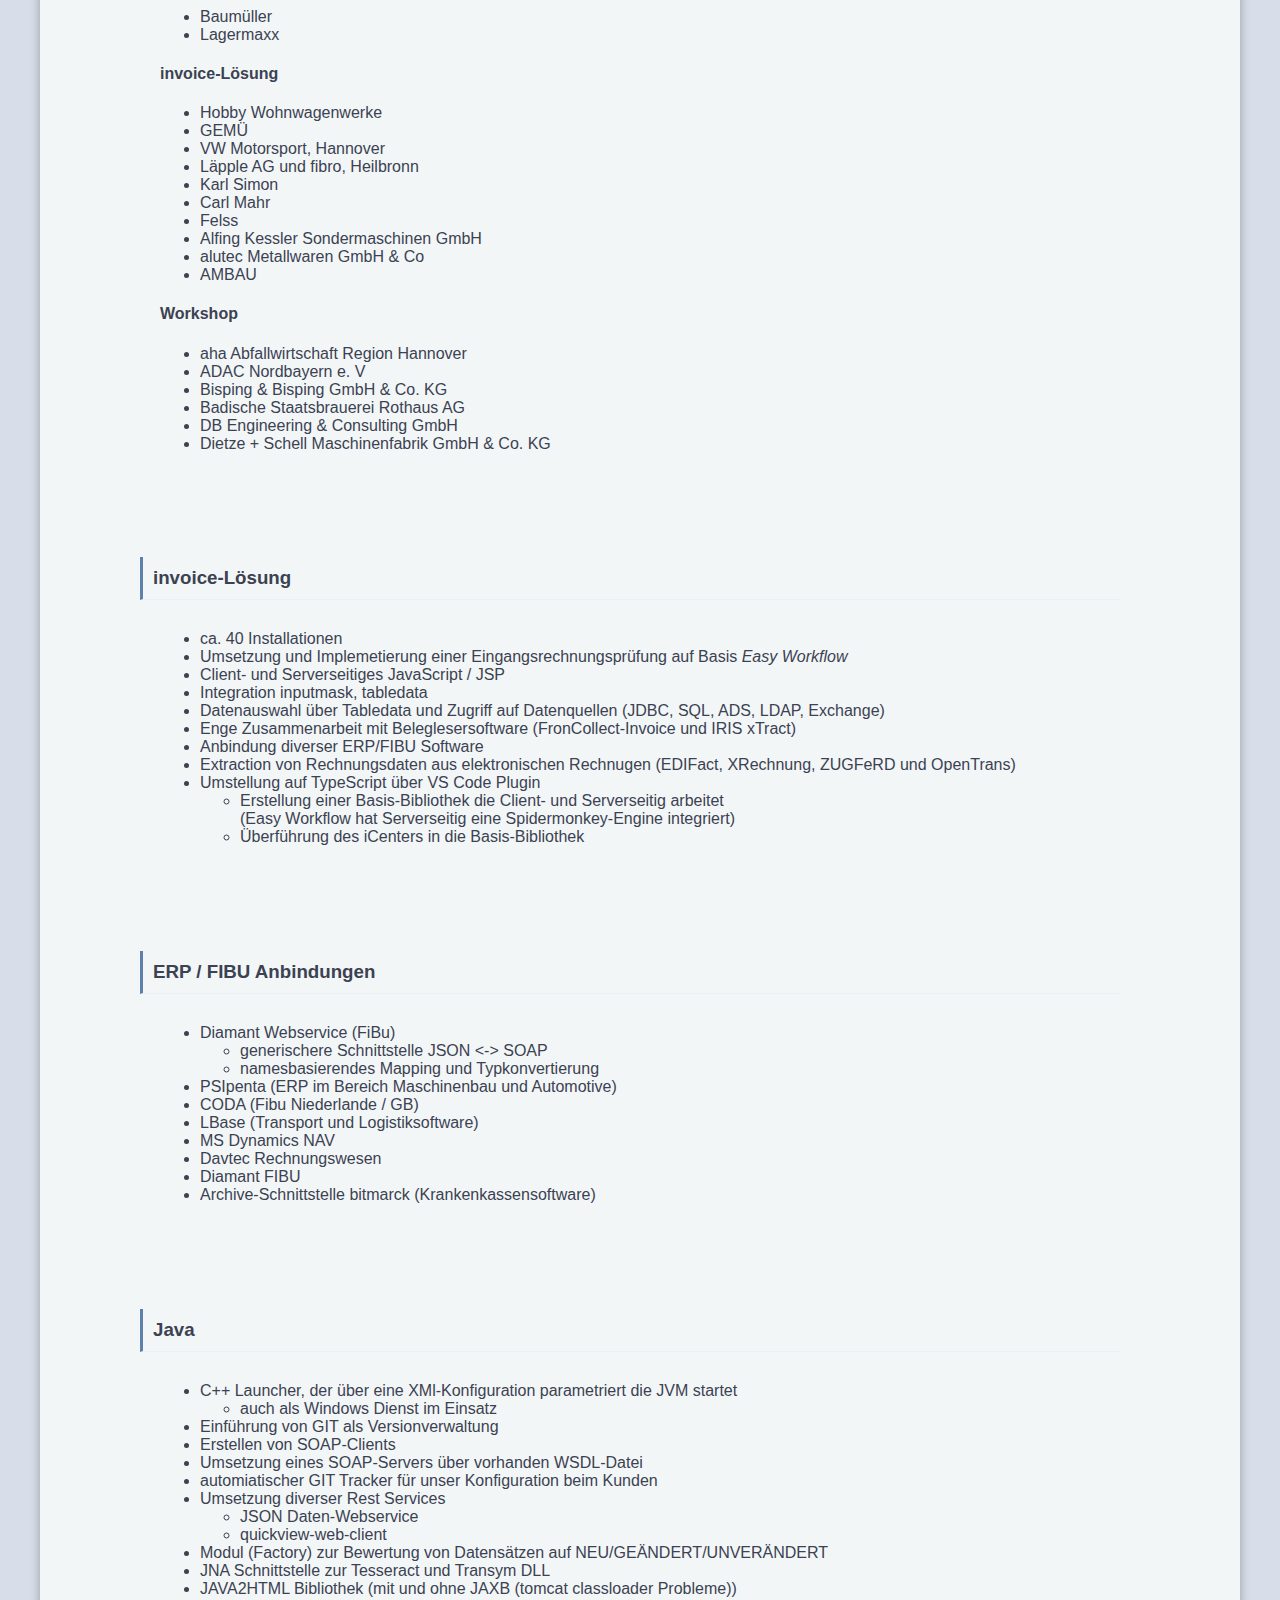
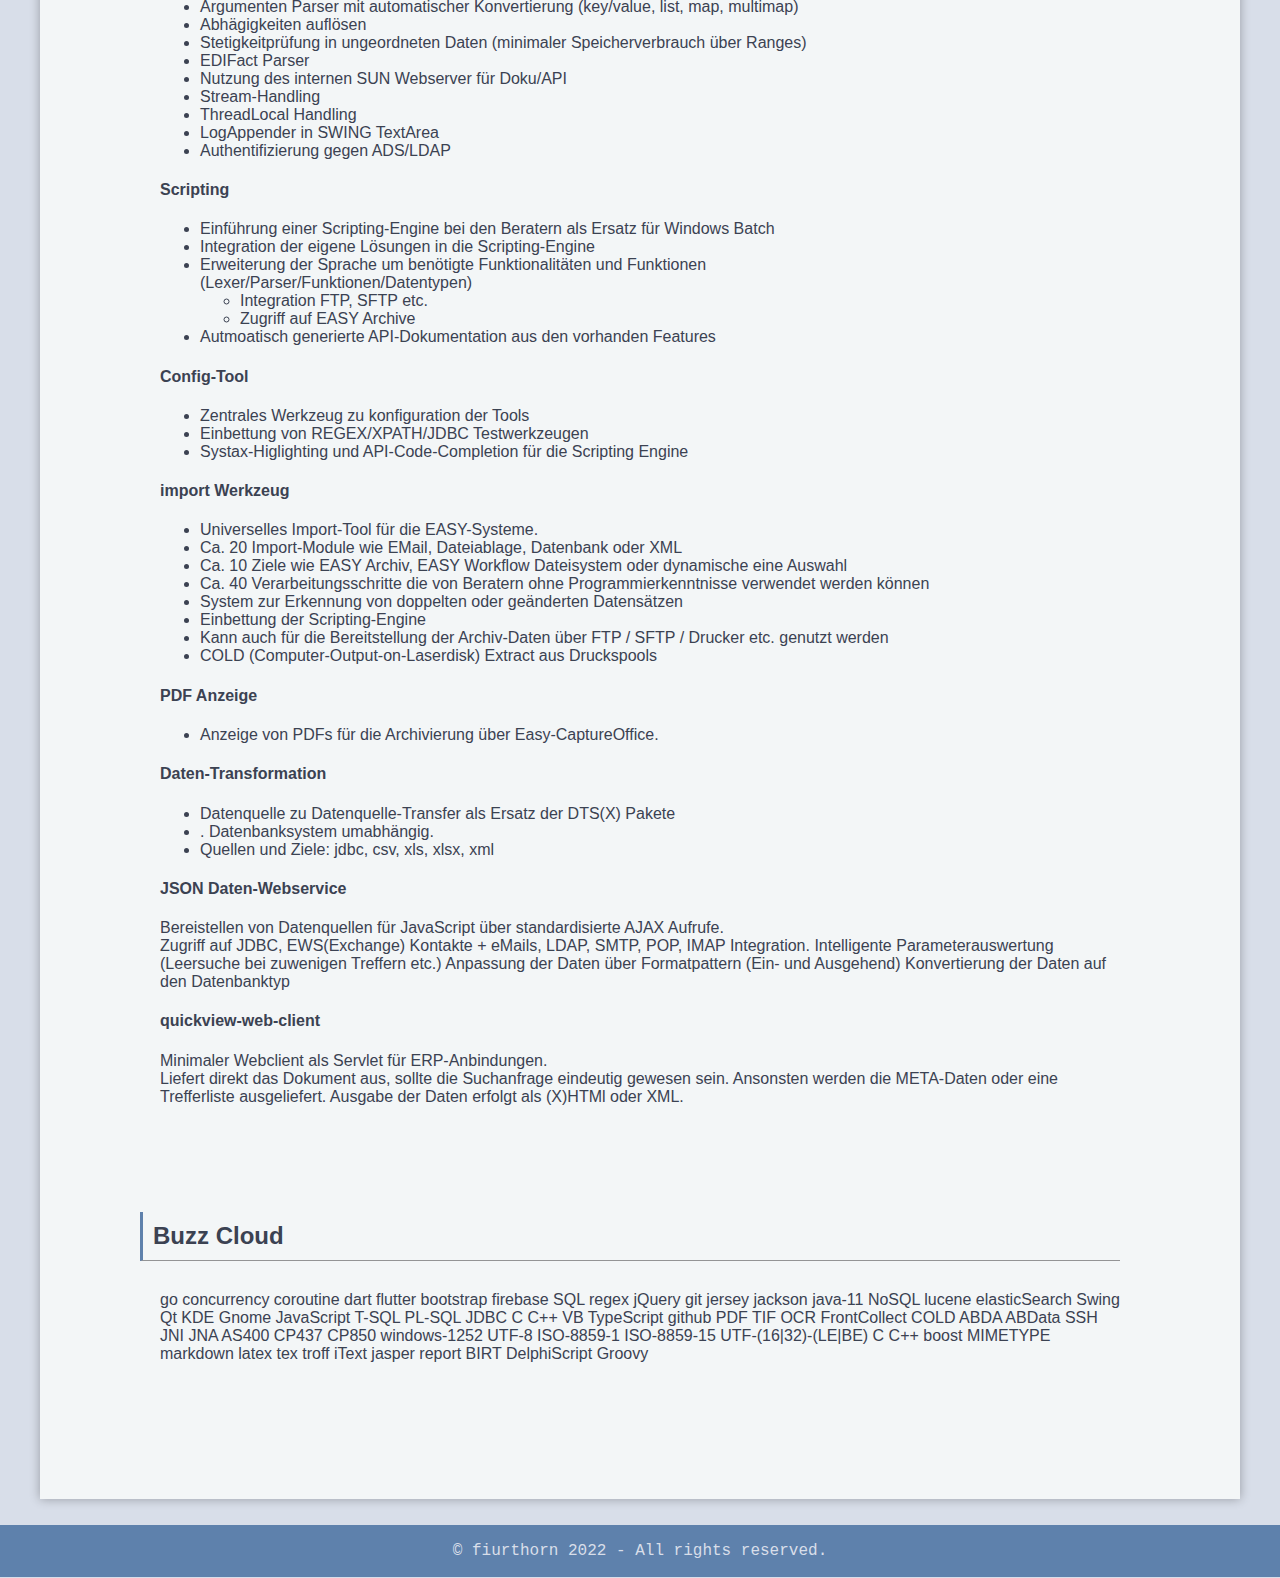
<file: projects.html>
<html>

<head>
    <meta name="viewport" content="width=device-width,initial-scale=1,maximum-scale=1">
    <link rel="stylesheet" href="css/stylesheet.css" type="text/css">
    <title>Lebenslauf | fiurthorn</title>
    <link rel="icon" type="image/png" href="appicon.png">
</head>

<body>

    <ul class="topnav">
        <input type="checkbox" id="hamburg">
        <label for="hamburg" class="hamburg">
            <span class="line"></span>
            <span class="line"></span>
            <span class="line"></span>
        </label>
        <li><a href="index.html">Home</a></li>
        <li><a href="lebenslauf.html">CV</a></li>
        <li><a class="active" href="projects.html">Projekte</a></li>
        <li><a href="8-queens.html">8-queens</a></li>
        <li><a href="xxo.html">XXO</a></li>
        <li><a href="xxgo.html">XXGo</a></li>
        <li><a href="jobInterview.html">job interview</a></li>
        <li class="right"><a href="impressum.html">impressum</a></li>
        <li class="right"><a href="data_protection.html">datenschutz</a></li>
        <li class="right"><a target="_blank" href="https://github.com/fiurthorn">github</a></li>
        <li class="right"><a target="_blank" href="https://gist.github.com/fiurthorn">gist</a></li>
    </ul>

    <div class="letter">

        <section>
            <h1 class="title">Stefan Weinmann</h1>
            <p class="lead"><span class="unbreakable">Am Teufelsloch 24</span> | <span class="unbreakable">91282
                    Betzenstein</span></p>
        </section>

        <section class="cv-section">
            <h3>Aufgaben (WIP)</h3>
            <ul>
                <li>Teamleitung Research and Development</li>
                <li>Erweiterung unseres KnowHows</li>
                <li>Unterstützenden Lösungen unseres Tagesgeschäfts</li>
                <li>Einführung und Erforschung neuer Techniken</li>
                <li>Enge Abstimmung mit dem Produktmanagement</li>
                <li>OCR Anbindung Vertragsverwaltung</li>
                <li>Responsive Formular als PWA Small Client</li>
            </ul>
        </section>

        <section class="cv-section">
            <h3>aktiv genutzte Sprachen</h3>
            <ul>
                <li>Go</li>
                <li>dart, flutter</li>
                <li>Java</li>
                <li>SQL (diverse Dialekte)</li>
                <li>regex (diverse Dialekte)</li>
                <li>css, html, JavaScript / TypeScript</li>
                <li>bash</li>
            </ul>
        </section>

        <section class="cv-section">
            <h3>Toolbox</h3>
            <ul>
                <li>Zusammenführung unserer Lösungen unter einem git Repository und als Komplettinstallation.</li>
                <li>Austausch der Swing Oberfläche durch eine HTML5 Oberfläche mit Bootstrap.</li>
                <li>Bereitstellung einer WebService API mit Jersey und Jackson.</li>
                <li>Einbettung der Java-Nashorn-Engine inkl. einer API als Erweiterungsmöglichkeit beim Kunden.</li>
                <li>Recover-Queue zur Korrektur fehlerhafter Datensätze bei der Verarbeitung.</li>
                <li>Verarbeitung-Pipeline mit vorgefertigten Bausteinen für individuelle Anpassungen durch unsere
                    Berater.</li>
                <li>Rollen- und Benutzerkonzept mit LDAP Authentifizierung.</li>
                <li>VS Code Plugin um TypeScript für die Documents Portalscripte (JavaScript) nutzen zu können.</li>
            </ul>
        </section>

        <section>
            <h3>Kundenprojekte</h3>

            <div class="cv-section">
                <h4>Umsetzung</h4>
                <ul>
                    <li>AWO München</li>
                    <li>BKK ZF und Partner</li>
                    <li>POLIS Immobilien AG, Berlin</li>
                    <li>B&amp;O Service- und Messtechnik AG, Bad Aibling</li>
                    <li>Emons Group Holding B.V, Milsbeek</li>
                    <li>Fenthol &amp; Sandtmann GmbH</li>
                    <li>Comparatio Health GmbH</li>
                </ul>
            </div>

            <div class="cv-section">
                <h4>Zuarbeit</h4>
                <ul>
                    <li>Baumüller</li>
                    <li>Lagermaxx</li>
                </ul>
            </div>

            <div class="cv-section">
                <h4>invoice-Lösung</h4>
                <ul>
                    <li>Hobby Wohnwagenwerke</li>
                    <li>GEMÜ</li>
                    <li>VW Motorsport, Hannover</li>
                    <li>Läpple AG und fibro, Heilbronn</li>
                    <li>Karl Simon</li>
                    <li>Carl Mahr</li>
                    <li>Felss</li>
                    <li>Alfing Kessler Sondermaschinen GmbH</li>
                    <li>alutec Metallwaren GmbH &amp; Co</li>
                    <li>AMBAU</li>
                </ul>
            </div>

            <div class="cv-section">
                <h4>Workshop</h4>
                <ul>
                    <li>aha Abfallwirtschaft Region Hannover</li>
                    <li>ADAC Nordbayern e. V</li>
                    <li>Bisping &amp; Bisping GmbH &amp; Co. KG</li>
                    <li>Badische Staatsbrauerei Rothaus AG</li>
                    <li>DB Engineering &amp; Consulting GmbH</li>
                    <li>Dietze + Schell Maschinenfabrik GmbH &amp; Co. KG</li>
                </ul>
            </div>
        </section>

        <section class="cv-section">
            <h3>invoice-Lösung</h3>
            <ul>
                <li>ca. 40 Installationen</li>
                <li>Umsetzung und Implemetierung einer Eingangsrechnungsprüfung auf Basis <i>Easy Workflow</i></li>
                <li>Client- und Serverseitiges JavaScript / JSP</li>
                <li>Integration inputmask, tabledata</li>
                <li>Datenauswahl über Tabledata und Zugriff auf Datenquellen (JDBC, SQL, ADS, LDAP, Exchange)</li>
                <li>Enge Zusammenarbeit mit Beleglesersoftware (FronCollect-Invoice und IRIS xTract)</li>
                <li>Anbindung diverser ERP/FIBU Software</li>
                <li>Extraction von Rechnungsdaten aus elektronischen Rechnugen (EDIFact, XRechnung, ZUGFeRD und
                    OpenTrans)</li>
                <li>Umstellung auf TypeScript über VS Code Plugin
                    <ul>
                        <li>Erstellung einer Basis-Bibliothek die Client- und Serverseitig arbeitet<br />(Easy
                            Workflow hat Serverseitig eine Spidermonkey-Engine integriert)</li>
                        <li>Überführung des iCenters in die Basis-Bibliothek</li>
                    </ul>
                </li>
            </ul>
        </section>

        <section class="cv-section">
            <h3>ERP / FIBU Anbindungen</h3>
            <ul>
                <li>Diamant Webservice (FiBu)
                    <ul>
                        <li>generischere Schnittstelle JSON &lt;-&gt; SOAP</li>
                        <li>namesbasierendes Mapping und Typkonvertierung</li>
                    </ul>
                </li>
                <li>PSIpenta (ERP im Bereich Maschinenbau und Automotive)</li>
                <li>CODA (Fibu Niederlande / GB)</li>
                <li>LBase (Transport und Logistiksoftware)</li>
                <li>MS Dynamics NAV</li>
                <li>Davtec Rechnungswesen</li>
                <li>Diamant FIBU</li>
                <li>Archive-Schnittstelle bitmarck (Krankenkassensoftware)</li>
            </ul>
        </section>

        <section class="cv-section">
            <h3>Java</h3>
            <ul>
                <li>C++ Launcher, der über eine XMl-Konfiguration parametriert die JVM startet
                    <ul>
                        <li>auch als Windows Dienst im Einsatz</li>
                    </ul>
                </li>
                <li>Einführung von GIT als Versionverwaltung</li>
                <li>Erstellen von SOAP-Clients</li>
                <li>Umsetzung eines SOAP-Servers über vorhanden WSDL-Datei</li>
                <li>automiatischer GIT Tracker für unser Konfiguration beim Kunden</li>
                <li>
                    Umsetzung diverser Rest Services
                    <ul>
                        <li>JSON Daten-Webservice</li>
                        <li>quickview-web-client</li>
                    </ul>
                </li>
                <li>
                    Modul (Factory) zur Bewertung von Datensätzen auf NEU/GEÄNDERT/UNVERÄNDERT
                </li>
                <li>JNA Schnittstelle zur Tesseract und Transym DLL</li>
                <li>JAVA2HTML Bibliothek (mit und ohne JAXB (tomcat classloader Probleme))</li>
                <li>Argumenten Parser mit automatischer Konvertierung (key/value, list, map, multimap)</li>
                <li>Abhägigkeiten auflösen</li>
                <li>Stetigkeitprüfung in ungeordneten Daten (minimaler Speicherverbrauch über Ranges)</li>
                <li>EDIFact Parser</li>
                <li>Nutzung des internen SUN Webserver für Doku/API</li>
                <li>Stream-Handling</li>
                <li>ThreadLocal Handling</li>
                <li>LogAppender in SWING TextArea</li>
                <li>Authentifizierung gegen ADS/LDAP</li>
            </ul>

            <h4>Scripting</h4>
            <ul>
                <li>Einführung einer Scripting-Engine bei den Beratern als Ersatz für Windows Batch</li>
                <li>Integration der eigene Lösungen in die Scripting-Engine</li>
                <li>Erweiterung der Sprache um benötigte Funktionalitäten und
                    Funktionen<br />(Lexer/Parser/Funktionen/Datentypen)
                    <ul>
                        <li>Integration FTP, SFTP etc.</li>
                        <li>Zugriff auf EASY Archive</li>
                    </ul>
                </li>
                <li>Autmoatisch generierte API-Dokumentation aus den vorhanden Features</li>
            </ul>

            <h4>Config-Tool</h4>
            <ul>
                <li>Zentrales Werkzeug zu konfiguration der Tools</li>
                <li>Einbettung von REGEX/XPATH/JDBC Testwerkzeugen</li>
                <li>Systax-Higlighting und API-Code-Completion für die Scripting Engine</li>
            </ul>

            <h4>import Werkzeug</h4>
            <ul>
                <li>Universelles Import-Tool für die EASY-Systeme.</li>
                <li>Ca. 20 Import-Module wie EMail, Dateiablage, Datenbank oder XML</li>
                <li>Ca. 10 Ziele wie EASY Archiv, EASY Workflow Dateisystem oder dynamische eine Auswahl</li>
                <li>Ca. 40 Verarbeitungsschritte die von Beratern ohne Programmierkenntnisse verwendet werden können
                </li>
                <li>System zur Erkennung von doppelten oder geänderten Datensätzen</li>
                <li>Einbettung der Scripting-Engine</li>
                <li>Kann auch für die Bereitstellung der Archiv-Daten über FTP / SFTP / Drucker etc. genutzt werden
                </li>
                <li>COLD (Computer-Output-on-Laserdisk) Extract aus Druckspools</li>
            </ul>
            <h4>PDF Anzeige</h4>
            <ul>
                <li>Anzeige von PDFs für die Archivierung über Easy-CaptureOffice.</li>
            </ul>

            <h4>Daten-Transformation</h4>
            <ul>
                <li>Datenquelle zu Datenquelle-Transfer als Ersatz der DTS(X) Pakete</li>
                <li>. Datenbanksystem umabhängig.</li>
                <li>Quellen und Ziele: jdbc, csv, xls, xlsx, xml</li>
            </ul>

            <h4>JSON Daten-Webservice</h4>
            <p>Bereistellen von Datenquellen für JavaScript über standardisierte AJAX Aufrufe.<br /> Zugriff auf
                JDBC, EWS(Exchange)
                Kontakte + eMails, LDAP, SMTP, POP, IMAP Integration. Intelligente Parameterauswertung (Leersuche
                bei
                zuwenigen Treffern etc.) Anpassung der Daten über Formatpattern (Ein- und Ausgehend) Konvertierung
                der
                Daten auf den Datenbanktyp</p>

            <h4>quickview-web-client</h4>
            <p>Minimaler Webclient als Servlet für ERP-Anbindungen.<br />Liefert direkt das Dokument aus, sollte die
                Suchanfrage
                eindeutig gewesen sein. Ansonsten werden die META-Daten oder eine Trefferliste ausgeliefert. Ausgabe
                der Daten erfolgt als (X)HTMl oder XML.</p>
        </section>

        <section class="cv-section">
            <h2>Buzz Cloud</h2>
            <p>
                go concurrency coroutine dart flutter bootstrap firebase SQL regex jQuery git jersey jackson java-11
                NoSQL lucene elasticSearch Swing Qt KDE Gnome JavaScript T-SQL PL-SQL JDBC C C++ VB TypeScript github
                PDF TIF OCR FrontCollect COLD ABDA ABData SSH JNI JNA AS400 CP437 CP850 windows-1252 UTF-8 ISO-8859-1
                ISO-8859-15 UTF-(16|32)-(LE|BE) C C++ boost MIMETYPE markdown latex tex troff iText jasper&nbsp;report
                BIRT DelphiScript Groovy
            </p>
        </section>

    </div>

    <footer>
        <p>&copy; fiurthorn 2022 &dash; All rights reserved.</p>
    </footer>
</body>

</html>
</file>
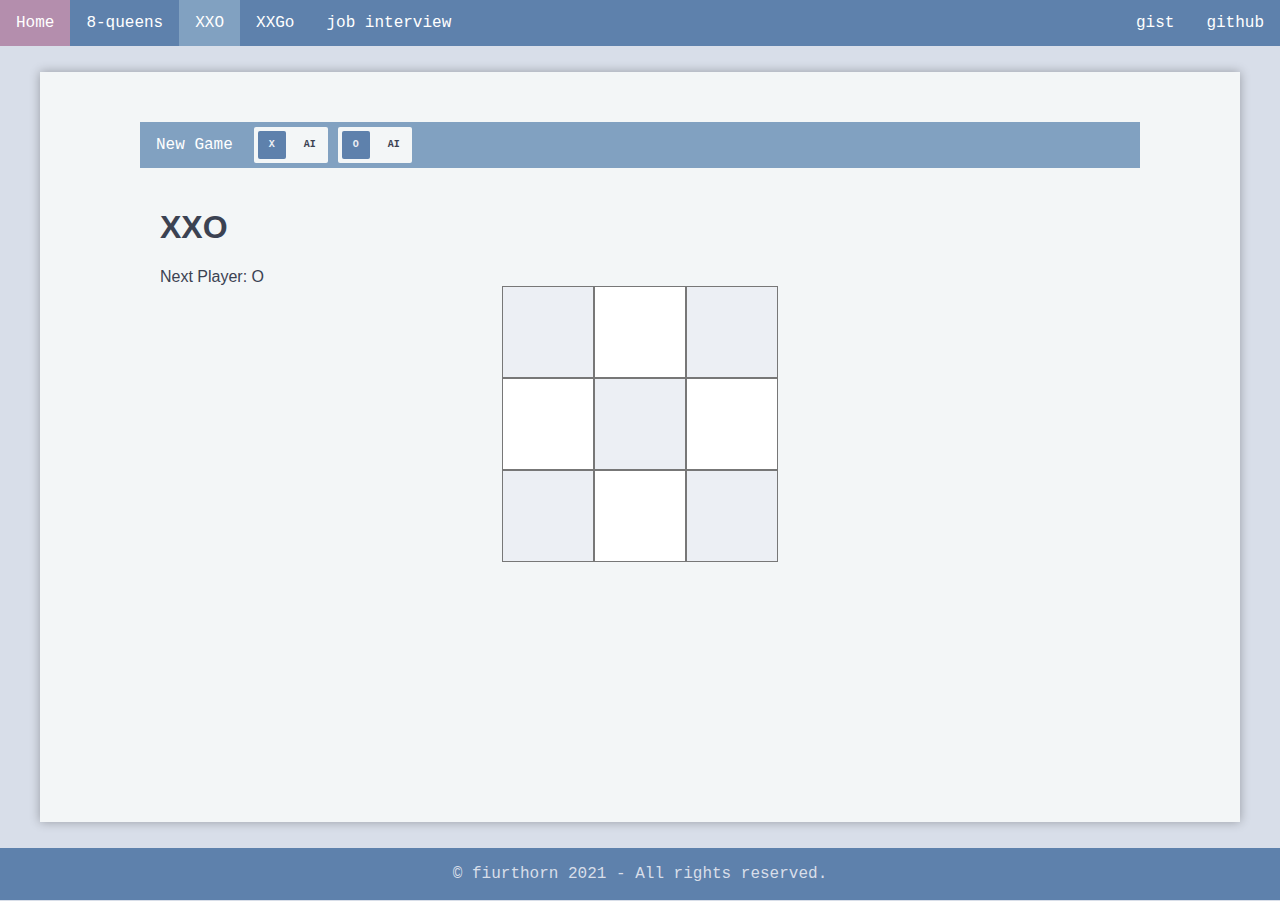
<file: xxo.html>
<!DOCTYPE html>

<html>

<head>
  <meta charset="utf-8">
  <meta http-equiv="X-UA-Compatible" content="IE=edge">
  <meta name="viewport" content="width=device-width,initial-scale=1,maximum-scale=1">
  <link rel="stylesheet" href="css/stylesheet.css">
  <title>xxo | fiurthorn</title>
  <link rel="icon" type="image/png" href="appicon.png">

  <script defer src="xxo.dart.js"></script>
</head>

<body>

  <ul class="topnav">
    <input type="checkbox" id="hamburg">
    <label for="hamburg" class="hamburg">
      <span class="line"></span>
      <span class="line"></span>
      <span class="line"></span>
    </label>
    <li><a href="index.html">Home</a></li>
    <li><a href="8-queens.html">8-queens</a></li>
    <li><a class="active" href="xxo.html">XXO</a></li>
    <li><a href="xxgo.html">XXGo</a></li>
    <li><a href="jobInterview.html">job interview</a></li>
    <li class="right"><a target="_blank" href="https://github.com/fiurthorn">github</a></li>
    <li class="right"><a target="_blank" href="https://gist.github.com/fiurthorn">gist</a></li>
  </ul>

  <div class="letter">

    <ul class="topnav">
      <li id="start_button"><a id="clear">New Game</a></li>
      <li id="start_button" style="padding: 5px;">
        <div class="button b2 player-ai" id="playerX">
          <input type="checkbox" class="checkbox">
          <div class="knobs">
            <span>X</span>
          </div>
          <div class="layer"></div>
        </div>
      </li>
      <li id="start_button" style="padding: 5px;">
        <div class="button b2 player-ai" id="playerO">
          <input type="checkbox" class="checkbox">
          <div class="knobs">
            <span>O</span>
          </div>
          <div class="layer"></div>
        </div>
      </li>
    </ul>
    <section id="section-2">
      <h1>XXO</h1>

      <span id="nextPlayer"></span><br>
      <div class="lds-dual-ring" id="-game-spinner" style="position: absolute; float:left"></div>

      <table id="xxo_board" cellpadding="0" cellspacing="0">
        <tbody>
          <tr>
            <td id="-cell-6"></td>
            <td id="-cell-7"></td>
            <td id="-cell-8"></td>
          </tr>
          <tr>
            <td id="-cell-3"></td>
            <td id="-cell-4"></td>
            <td id="-cell-5"></td>
          </tr>
          <tr>
            <td id="-cell-0"></td>
            <td id="-cell-1"></td>
            <td id="-cell-2"></td>
          </tr>
        </tbody>
      </table>
    </section>

  </div>

  <footer>
    <p>&copy; fiurthorn 2021 &dash; All rights reserved.</p>
  </footer>

</body>

</html>
</file>
<file: css/stylesheet.css>
/*** stylesheet.css ***/

@import url("../fonts/Go-Bold-Italic.ttf");
@import url("../fonts/Go-Bold.ttf");
@import url("../fonts/Go-Italic.ttf");
@import url("../fonts/Go-Medium-Italic.ttf");
@import url("../fonts/Go-Medium.ttf");
@import url("../fonts/Go-Mono-Bold-Italic.ttf");
@import url("../fonts/Go-Mono-Bold.ttf");
@import url("../fonts/Go-Mono-Italic.ttf");
@import url("../fonts/Go-Mono.ttf");
@import url("../fonts/Go-Regular.ttf");
@import url("../fonts/Go-Smallcaps-Italic.ttf");
@import url("../fonts/Go-Smallcaps.ttf");

:root {
  --fiurthorn-onyx: #353c3eff;
  --fiurthorn-blue-sapphire: #106989ff;
  --fiurthorn-blue-munsell: #548ca0ff;
  --fiurthorn-dark-sky-blue: #95b8c6ff;
  --fiurthorn-gainsboro: #dce3e5ff;
  --fiurthorn-cultured: #f3f6f7ff;
  --fiurthorn-tumbleweed: #edb28aff;
  --fiurthorn-spanish-orange: #e76d1cff;
  --fiurthorn-rosewood: #8e3b46ff;

  --nord-0-polar-night: #2e3440ff;
  --nord-1-polar-night: #3b4252ff;
  --nord-2-polar-night: #434c5eff;
  --nord-3-polar-night: #4c566aff;
  --nord-4-snow-storm: #d8dee9ff;
  --nord-5-snow-storm: #e5e9f0ff;
  --nord-6-snow-storm: #eceff4ff;
  --nord-7-frost: #8fbcbbff;
  --nord-8-frost: #88c0d0ff;
  --nord-9-frost: #81a1c1ff;
  --nord-10-frost: #5e81acff;
  --nord-11-aurora-red: #bf616aff;
  --nord-12-aurora-orange: #d08770ff;
  --nord-13-aurora-yellow: #ebcb8bff;
  --nord-14-aurora-green: #a3be8cff;
  --nord-15-aurora-purple: #b48eadff;
}

body {
  font-family: "Go Medium", Arial, Helvetica, sans-serif;
  color: var(--nord-1-polar-night);
  background-color: var(--nord-4-snow-storm);
}

a {
  color: var(--nord-1-polar-night);
  text-decoration: none;
}

pre,
code {
  font-family: "Go Mono", monospace;
}

section {
  padding: 20px;
}

section:not(:last-child) {
  margin-bottom: 30px;
}

.title {
  margin-top: 30px;
  margin-bottom: 0;
  font-size: 60px;
  font-weight: normal;
}

span.unbreakable {
  white-space: nowrap;
}

/* The switch - the box around the slider */

.switch {
  position: relative;
  display: inline-block;
  width: 60px;
  height: 34px;
}

/* Hide default HTML checkbox */

.switch input {
  opacity: 0;
  width: 0;
  height: 0;
}

/* The slider */

.slider {
  position: absolute;
  cursor: pointer;
  top: 0;
  left: 0;
  right: 0;
  bottom: 0;
  background-color: var(--nord-4-snow-storm);
  -webkit-transition: 0.4s;
  transition: 0.4s;
}

.slider:before {
  position: absolute;
  content: "";
  height: 26px;
  width: 26px;
  left: 4px;
  bottom: 4px;
  background-color: var(--nord-6-snow-storm);
  -webkit-transition: 0.4s;
  transition: 0.4s;
}

input:checked + .slider {
  background-color: var(--nord-10-frost);
}

input:focus + .slider {
  box-shadow: 0 0 1px var(--nord-10-frost);
}

input:checked + .slider:before {
  -webkit-transform: translateX(26px);
  -ms-transform: translateX(26px);
  transform: translateX(26px);
}

/* Rounded sliders */

.slider.round {
  border-radius: 34px;
}

.slider.round:before {
  border-radius: 50%;
}

/** button player **/

.button-cover,
.knobs,
.layer {
  position: absolute;
  top: 0;
  right: 0;
  bottom: 0;
  left: 0;
}

.button {
  position: relative;
  top: 50%;
  width: 74px;
  height: 36px;
  margin: -0 auto 0 auto;
  overflow: hidden;
}

.button.r,
.button.r .layer {
  border-radius: 100px;
}

.button.b2 {
  border-radius: 2px;
}

.checkbox {
  position: relative;
  width: 100%;
  height: 100%;
  padding: 0;
  margin: 0;
  opacity: 0;
  cursor: pointer;
  z-index: 3;
}

.knobs {
  z-index: 2;
}

.layer {
  width: 100%;
  background-color: var(--fiurthorn-cultured);
  transition: 0.3s ease all;
  z-index: 1;
}

table#xxo_board {
  margin: 0 auto;
  text-align: center;
  aspect-ratio: 1 / 1;
  table-layout: fixed;
}

#xxo_board td {
  background: #fff;
  max-height: 10vmin;
  min-height: 10vmin;
  height: 10vmin;
  max-width: 10vmin;
  min-width: 10vmin;
  width: 10vmin;
  aspect-ratio: 1 / 1;
  vertical-align: middle;
  border-width: 1px !important;
  border-style: solid !important;
  border-color: #777 !important;
  font-size: 5vmin;
}

@media screen and (max-width: 600px) {
  #xxo_board td {
    max-height: 15vmin;
    min-height: 15vmin;
    height: 15vmin;
    max-width: 15vmin;
    min-width: 15vmin;
    width: 15vmin;
    font-size: 7.5vmin;
  }
}

#xxo_board td span {
  margin-left: -4px !important;
  margin-top: 4px !important;
}

#xxo_board tr:nth-child(odd) td:nth-child(odd),
#xxo_board tr:nth-child(even) td:nth-child(even) {
  background: var(--nord-6-snow-storm);
}

#xxo_board td:hover {
  background: var(--nord-4-snow-storm) !important;
}

#xxo_board td.won {
  background: var(--nord-11-aurora-red) !important;
}

#xxo_board td.draw {
  background: var(--nord-13-aurora-yellow) !important;
}

.player-ai .knobs:before,
.player-ai .knobs:after,
.player-ai .knobs span {
  position: absolute;
  top: 4px;
  width: 20px;
  height: 10px;
  font-size: 10px;
  font-weight: bold;
  text-align: center;
  line-height: 1;
  padding: 9px 4px;
  border-radius: 2px;
  transition: 0.3s ease all;
}

.player-ai .knobs:before {
  content: "";
  left: 4px;
  background-color: var(--nord-10-frost);
}

.player-ai .knobs:after {
  content: "AI";
  right: 4px;
  color: var(--nord-1-polar-night);
}

.player-ai .knobs span {
  display: inline-block;
  left: 4px;
  color: var(--nord-6-snow-storm);
  z-index: 1;
}

.player-ai .checkbox:checked + .knobs span {
  color: var(--nord-1-polar-night);
}

.player-ai .checkbox:checked + .knobs:before {
  left: 42px;
  background-color: var(--nord-0-polar-night);
}

.player-ai .checkbox:checked + .knobs:after {
  color: var(--nord-6-snow-storm);
}

.player-ai .checkbox:checked ~ .layer {
  background-color: var(--nord-14-aurora-green);
}

.round_button:hover {
  background: var(--nord-15-aurora-purple);
  color: var(--nord-6-snow-storm);
}

.round_button:active {
  background: var(--nord-12-aurora-orange);
  color: var(--nord-6-snow-storm);
}

.round_button {
  cursor: pointer;
  background: var(--nord-10-frost);
  color: var(--nord-6-snow-storm);
  border-width: 1px;
  border-color: rgb(179, 179, 179);
  padding: 3px 20px;
  margin: 3px;
  border-radius: 10px;
}

/** spinner **/

.lds-dual-ring {
  display: inline-block;
  width: 40px;
  height: 40px;
}

.lds-dual-ring:after {
  content: " ";
  display: inline-block;
  width: 40px;
  height: 40px;
  margin: 8px;
  border-radius: 50%;
  border: 6px solid var(--nord-10-frost);
  border-color: var(--nord-10-frost) transparent var(--nord-10-frost)
    transparent;
  animation: lds-dual-ring 1.2s linear infinite;
}

@keyframes lds-dual-ring {
  0% {
    transform: rotate(0deg);
  }

  100% {
    transform: rotate(360deg);
  }
}

@media (min-width: 800px) {
  #cvimg {
    position: absolute;
    top: 145px;
    right: 80px;
    width: 200px;
  }
}

h2,
h3 {
  /* margin-top: -20px; */
  margin-left: -20px;
  margin-bottom: 30px;
  padding: 10px 0 10px 10px;
  border-bottom: 1px solid var(--nord-6-snow-storm);
  border-left: 3px solid var(--nord-10-frost);
}

body {
  margin: 0;
  padding: 0;
}

footer {
  font-family: "Go Smallcaps", monospace;
  position: sticky;
  color: var(--nord-4-snow-storm);
  background-color: var(--nord-10-frost);
  text-align: center;
  vertical-align: middle;
  height: 50px;
  padding: 1px 0;
}

ul.topnav {
  font-family: "Go Smallcaps", monospace;
  list-style-type: none;
  margin: 0;
  padding: 0;
  overflow: hidden;
  background-color: var(--nord-10-frost);
}

.letter > ul.topnav {
  background-color: var(--nord-9-frost);
}

body > ul.topnav {
  position: sticky;
  top: 0;
  z-index: 999;
}

ul.topnav li {
  float: left;
}

ul.topnav li span,
ul.topnav li label,
ul.topnav li a {
  display: block;
  color: white;
  text-align: center;
  padding: 14px 16px;
  text-decoration: none;
}

ul.topnav li label span {
  color: white;
}

ul.topnav li:hover,
ul.topnav li a:hover:not(.active),
ul.topnav li span:hover:not(.active),
ul.topnav li label:hover:not(.active) {
  background-color: var(--nord-15-aurora-purple) !important;
}

ul.topnav li a.active {
  background-color: var(--nord-9-frost);
}

ul.topnav li.right {
  float: right;
}

dl {
  margin-top: 0;
  margin-bottom: 20px;
}

dt {
  font-weight: 700;
}

dd,
dt {
  line-height: 1.42857143;
}

dd {
  margin-left: 0;
}

#solution {
  display: none;
}

/*** switch ***/

label.switch {
  max-height: 22px;
  margin: auto;
}

input#playerO,
input#playerX {
  display: none;
  padding: 0;
  margin: 0;
  width: 0;
  height: 0;
}

/*** hamburger menu ***/

label.hamburg {
  display: none;
  background: var(--nord-10-frost);
  width: 60px;
  height: 50px;
  position: relative;
}

input#hamburg {
  display: none;
}

.line {
  position: absolute;
  left: 10px;
  height: 3px;
  width: 40px;
  background: var(--nord-6-snow-storm);
  border-radius: 2px;
  display: block;
  transition: 0.5s;
  transform-origin: center;
}

.line:nth-child(1) {
  top: 13px;
}

.line:nth-child(2) {
  top: 23px;
}

.line:nth-child(3) {
  top: 33px;
}

#hamburg:checked + .hamburg .line:nth-child(1) {
  transform: translateY(10px) rotate(-45deg);
}

#hamburg:checked + .hamburg .line:nth-child(2) {
  opacity: 0;
}

#hamburg:checked + .hamburg .line:nth-child(3) {
  transform: translateY(-10px) rotate(45deg);
}

@media print {
  a.hreflink:after {
    content: " [fiurthorn.github.io" attr(href) "]";
  }

  a.maillink:after {
    content: " [" attr(href) "]";
  }

  #solution {
    display: inline;
  }

  ul.topnav {
    display: none;
  }

  h2 {
    page-break-before: always;
  }

  .page-break {
    page-break-after: always;
  }

  h3,
  h4,
  h5,
  h6 {
    page-break-after: avoid;
  }

  pre,
  blockquote {
    page-break-inside: avoid;
  }

  .cv-section {
    page-break-inside: avoid;
  }

  .cv-newpage {
    page-break-before: always;
    page-break-inside: avoid;
  }
}

@media screen {
  .letter {
    background: var(--fiurthorn-cultured);
    box-shadow: 0 0 10px rgba(0, 0, 0, 0.3);
    margin: 26px auto 26px;
    max-width: 1000px;
    padding: 50px 100px 100px 100px;
    position: relative;
    width: 80%;
    min-height: calc(100vh - 300px);
  }

  h2 {
    border-bottom: 1px solid rgba(102, 102, 102, 0.678);
    /* padding-top: 20px; */
  }
}

@media screen and (max-width: 1000px) {
  .letter {
    width: 100%;
    padding: 0;
    margin: 0;
  }

  #xxgo {
    margin-top: 20px;
    margin-bottom: 20px;
  }
}

@media screen and (max-width: 820px) {
  ul.topnav li.right,
  ul.topnav li {
    float: none;
  }

  body > ul.topnav li {
    display: none;
  }

  #hamburg:checked ~ li {
    display: block;
  }

  label.hamburg {
    display: block;
  }
}
</file>
<file: css/8-queens.css>
.sqrt {
  white-space: nowrap;
}

.sqrt > span {
  border-color: black;
  border-style: solid;
  border-width: 1px 0 0 0;
}

.sqrt::before {
  content: "\221A";
}

div.vector {
  display: inline-table;
  padding: 0 2px 0 2px;
  margin: 0px 1px;
  border-color: black;
  border-style: solid;
  border-width: 0 1px 0 1px;
  border-radius: 5px;
  vertical-align: middle;
  white-space: nowrap;
  text-align: center;
}

.fraction {
  display: inline-block;
  position: relative;
  vertical-align: middle;
  letter-spacing: 0.001em;
  text-align: center;
  white-space: nowrap;
}

.fraction > span {
  display: block;
  padding: 0.1em;
}

.fraction span:last-child {
  border-top: thin solid black;
}

.fraction span.symbol {
  display: none;
}

table#result td {
  vertical-align: text-top;
  text-align: left;
}

span.solutionButton:hover,
p.solutionButton:hover {
  cursor: pointer;
  background: #000;
  color: #ccc;
  white-space: nowrap;
}

.head_button {
  cursor: pointer;
  background: #fff;
  border-width: 1px;
  border-color: #333;
  padding: 3px 20px;
  margin: 3px;
  border-radius: 5px;
}

.head_button:hover {
  background: #000;
  color: #ccc;
}

.head_button:active {
  background: rgb(141, 140, 140);
  color: #ccc;
}

table.chess_board.array td {
  color: rgb(141, 140, 140);
}

section:not(:first-child) {
  background-color: var(--nord-4-snow-storm);
}

table.chess_board {
  margin: 0 auto;
  text-align: center;
  aspect-ratio: 1 / 1;
  table-layout: fixed;
}

span.queen.black {
  color: #000;
  font-size: 4vmin;
  aspect-ratio: 1 / 1;
}

.chess_board td {
  background: #fff;
  max-height: 6vmin;
  min-height: 6vmin;
  height: 6vmin;
  max-width: 6vmin;
  min-width: 6vmin;
  width: 6vmin;
  aspect-ratio: 1 / 1;
  vertical-align: middle;
  border-width: 1px !important;
  border-style: solid !important;
  border-color: #777 !important;
}

.chess_board td span {
  margin-left: -4px !important;
  margin-top: 4px !important;
}

.chess_board tr:nth-child(odd) td:nth-child(odd),
.chess_board tr:nth-child(even) td:nth-child(even) {
  background: #ccc;
}

.chess_board tr td:first-child,
.chess_board tr:last-child td {
  background: #ffcd9b !important;
}

.chess_board tr td:first-child {
  border-right-width: 3px !important;
  border-right-color: #000 !important;
}

.chess_board tr:last-child td {
  border-top-width: 3px !important;
  border-top-color: #000 !important;
}

table.arrayTable th {
  background: #ffcd9b !important;
}

table.arrayTable td:nth-child(even) {
  background: #fff;
}

table.arrayTable td:nth-child(odd) {
  background: #ccc;
}

table.arrayTable {
  border-spacing: 0;
}

table.arrayTable td,
table.arrayTable th {
  max-height: 6vmin;
  min-height: 6vmin;
  height: 6vmin;
  max-width: 6vmin;
  min-width: 6vmin;
  width: 6vmin;
  aspect-ratio: 1 / 1;
  vertical-align: middle;
  text-align: center;
  border-width: 1px !important;
  border-style: solid !important;
  border-color: #777 !important;
  padding: 0;
}

table.arrayTable tr th:first-child {
  border-right-width: 3px !important;
  border-right-style: solid !important;
  border-right-color: #000 !important;
}

table.arrayTable tr:first-child th {
  border-bottom-width: 3px !important;
  border-bottom-style: solid !important;
  border-bottom-color: #000 !important;
}

table.arrayTable {
  margin: 0 auto;
}

.formular {
  /* padding: 10px; */
  /* display: inline; */
  /* margin: 0 auto; */
  padding: 10px;
  font-size: 100%;
  font-family: "Go Mono", "Courier New", Courier, monospace;
  /* text-align: left;
            word-wrap: break-word; */
}

pre.danger-a,
pre.danger-b,
pre.danger-c,
pre.danger-d,
pre.danger {
  padding: 10px;
}

div.danger,
pre.danger,
span.danger,
td.danger {
  background: #ff9696 !important;
}

div.danger-a,
pre.danger-a,
span.danger-a,
td.danger-a {
  background: rgb(233, 195, 255) !important;
}

div.danger-b,
pre.danger-b,
span.danger-b,
td.danger-b {
  background: rgb(177, 239, 255) !important;
}

div.danger-c,
pre.danger-c,
span.danger-c,
td.danger-c {
  background: rgb(192, 255, 179) !important;
}

div.danger-d,
pre.danger-d,
span.danger-d,
td.danger-d {
  background: rgb(253, 214, 188) !important;
}

.complex-a {
  background-color: rgb(177, 118, 189) !important;
}

.complex-b {
  background-color: rgb(74, 219, 255) !important;
}

.complex-c {
  background-color: rgb(104, 255, 74) !important;
}

.complex-d {
  background-color: rgb(248, 159, 87) !important;
}

.mirror-a {
  background-color: rgb(74, 219, 255) !important;
}

.mirror-b {
  background-color: rgb(104, 255, 74) !important;
}

.mirror-c {
  background-color: rgb(177, 118, 189) !important;
}

.mirror-d {
  background-color: rgb(248, 159, 87) !important;
}

.highlight {
  border-color: var(--highlight);
  border-style: solid;
  border-width: 0 0 2px 2px;
}

:root {
  --highlight: #4adbff;
}
</file>
